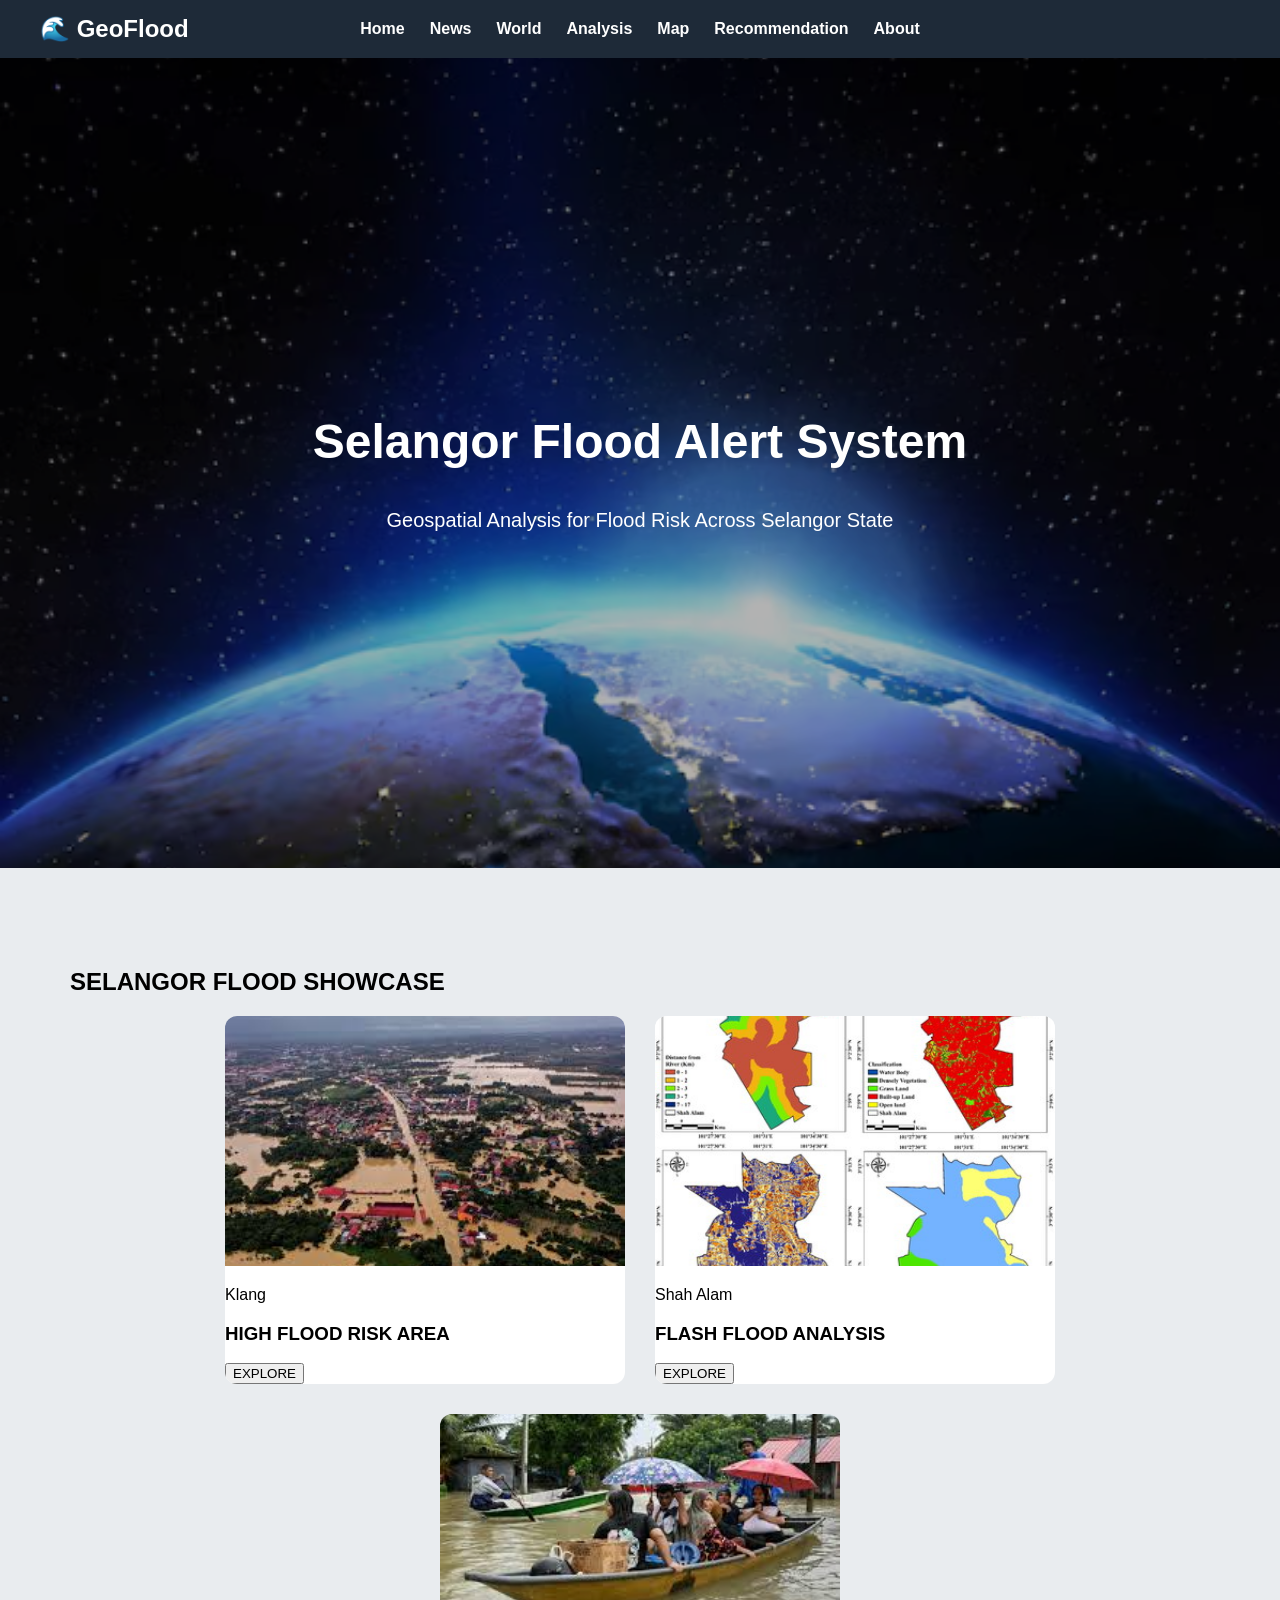
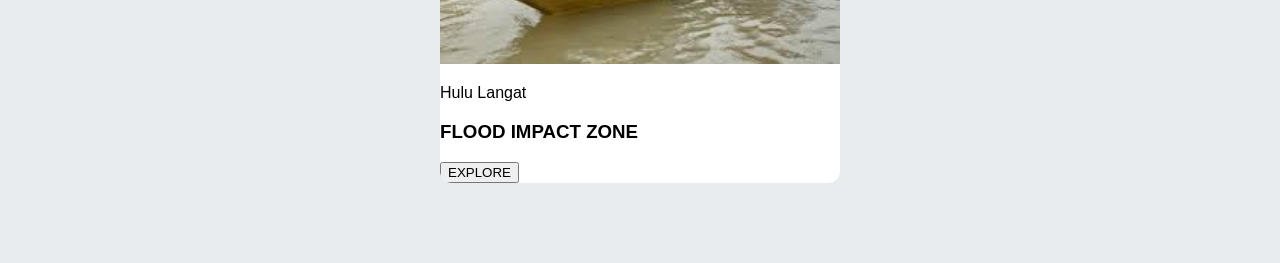
<file: index.html>
<!DOCTYPE html>
<html lang="en">
<head>
    <meta charset="UTF-8">
    <title>GeoFlood Dashboard</title>

    <!-- CSS -->
    <link rel="stylesheet" href="css/style.css">
</head>

<body>

<!-- NAVBAR -->
<nav class="navbar">
  <h2 class="logo">🌊 GeoFlood</h2>

  <ul class="menu">
    <li><a href="index.html">Home</a></li>
    <li><a href="pages/news.html">News</a></li>
    <li><a href="pages/world.html">World</a></li>
    <li><a href="pages/analysis.html">Analysis</a></li>
    <li><a href="pages/map.html">Map</a></li>
    <li><a href="pages/recommendation.html">Recommendation</a></li>
    <li><a href="pages/about.html">About</a></li>
  </ul>
</nav>

<!-- HERO SECTION -->
<section class="hero">
  <div class="hero-content">
    <h1 class="title">Selangor Flood Alert System</h1>

    <p class="subtitle">
      Geospatial Analysis for Flood Risk Across Selangor State
    </p>
  </div>
</section>

<!-- SHOWCASE SECTION -->
<section class="showcase">

    <h2 class="showcase-heading">
        SELANGOR FLOOD SHOWCASE
    </h2>

    <div class="showcase-container">

        <!-- CARD 1 -->
        <div class="showcase-card">

            <img src="data/flood1.jpg" alt="Flood Image">

            <p class="country">Klang</p>

            <h3>HIGH FLOOD RISK AREA</h3>

            <button>EXPLORE</button>

        </div>

        <!-- CARD 2 -->
        <div class="showcase-card">

            <img src="data/flood2.jpg" alt="Flood Image">

            <p class="country">Shah Alam</p>

            <h3>FLASH FLOOD ANALYSIS</h3>

            <button>EXPLORE</button>

        </div>

        <!-- CARD 3 -->
        <div class="showcase-card">

            <img src="data/flood3.jpg" alt="Flood Image">

            <p class="country">Hulu Langat</p>

            <h3>FLOOD IMPACT ZONE</h3>

            <button>EXPLORE</button>

        </div>

    </div>

</section>

</body>
</html>
</file>
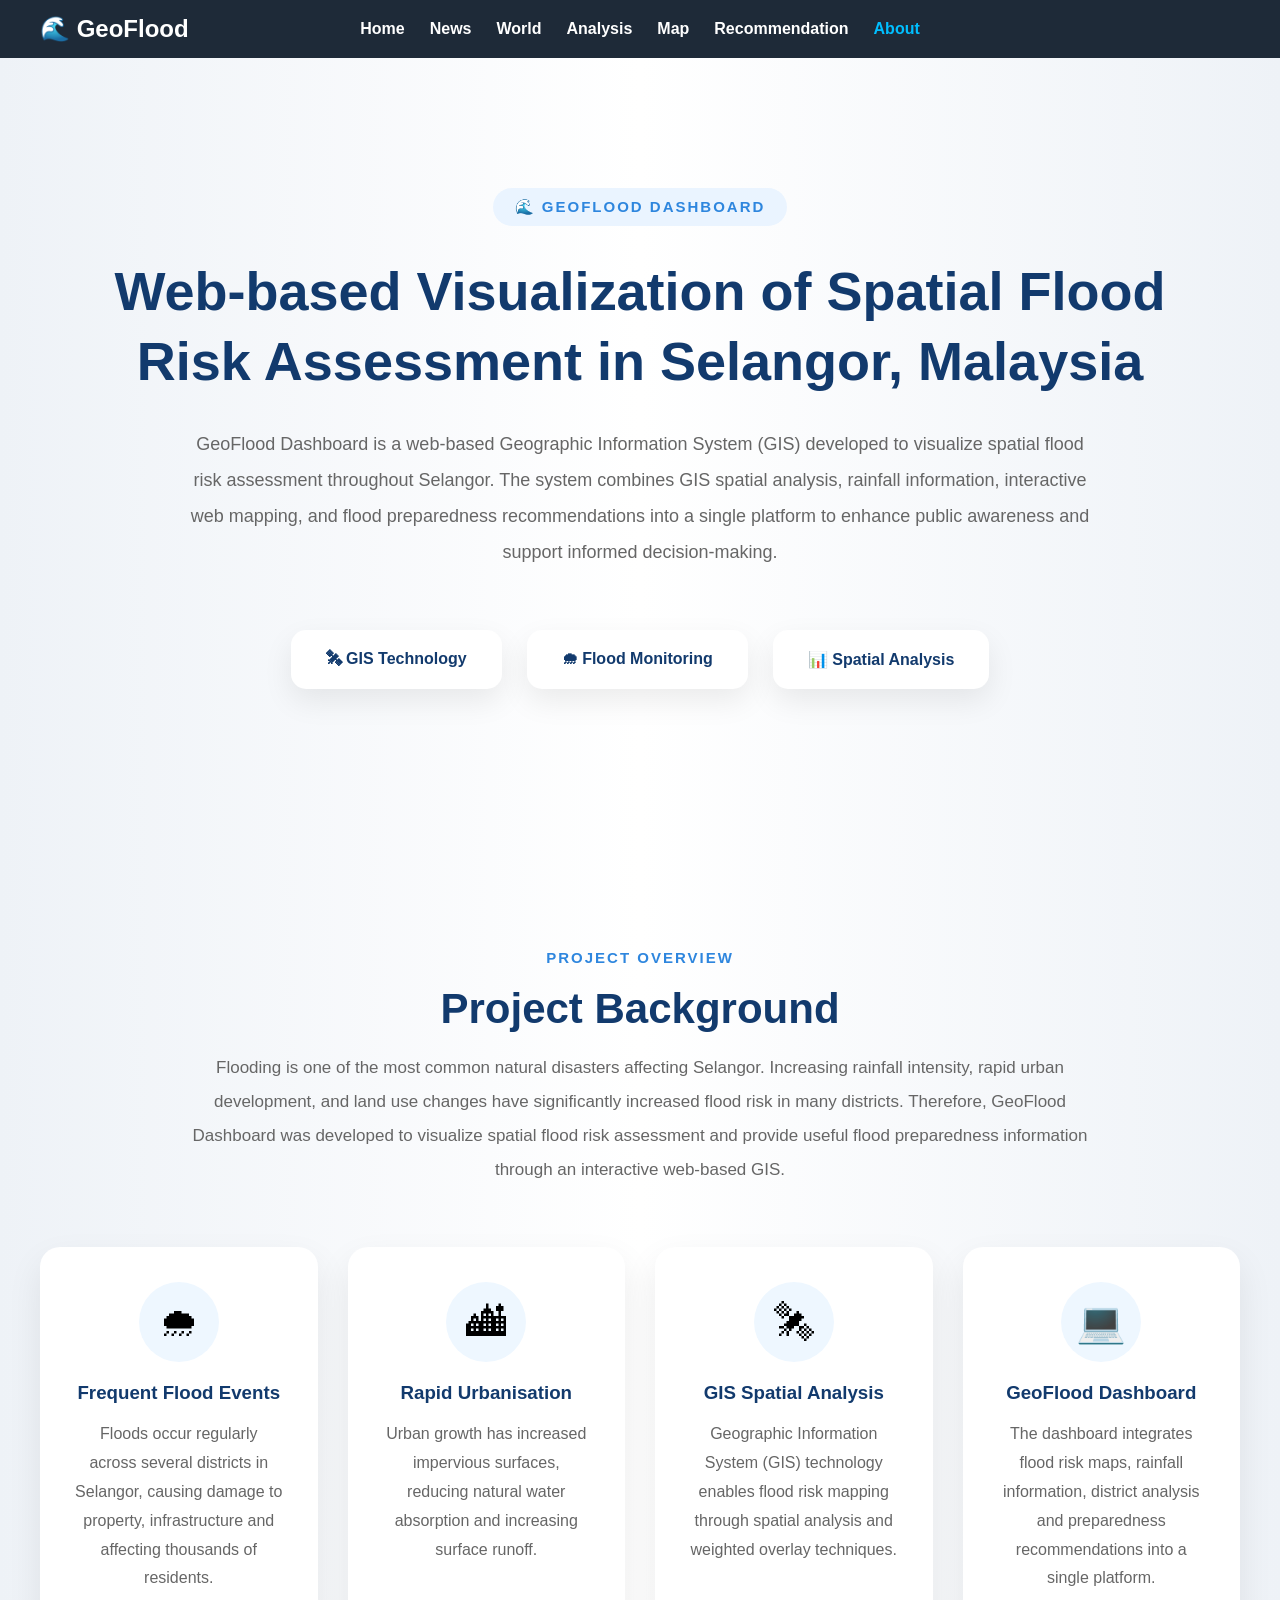
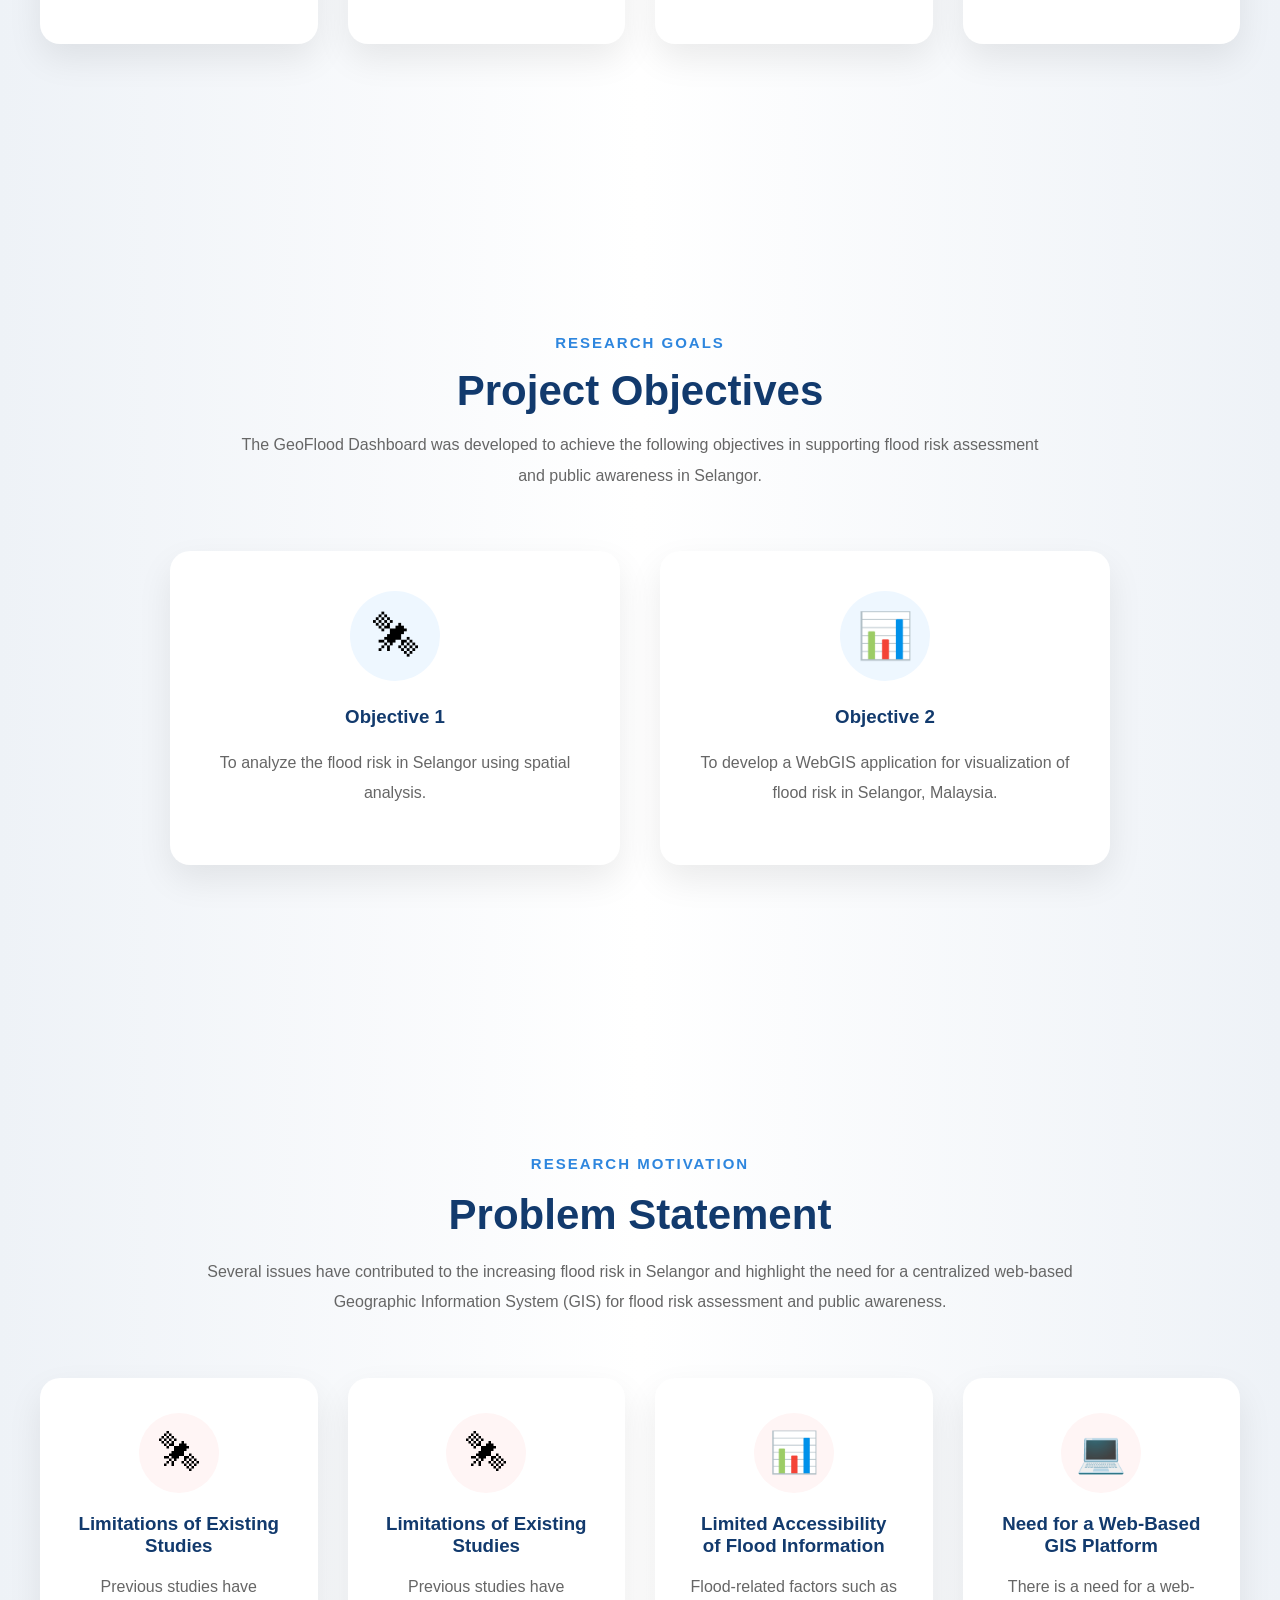
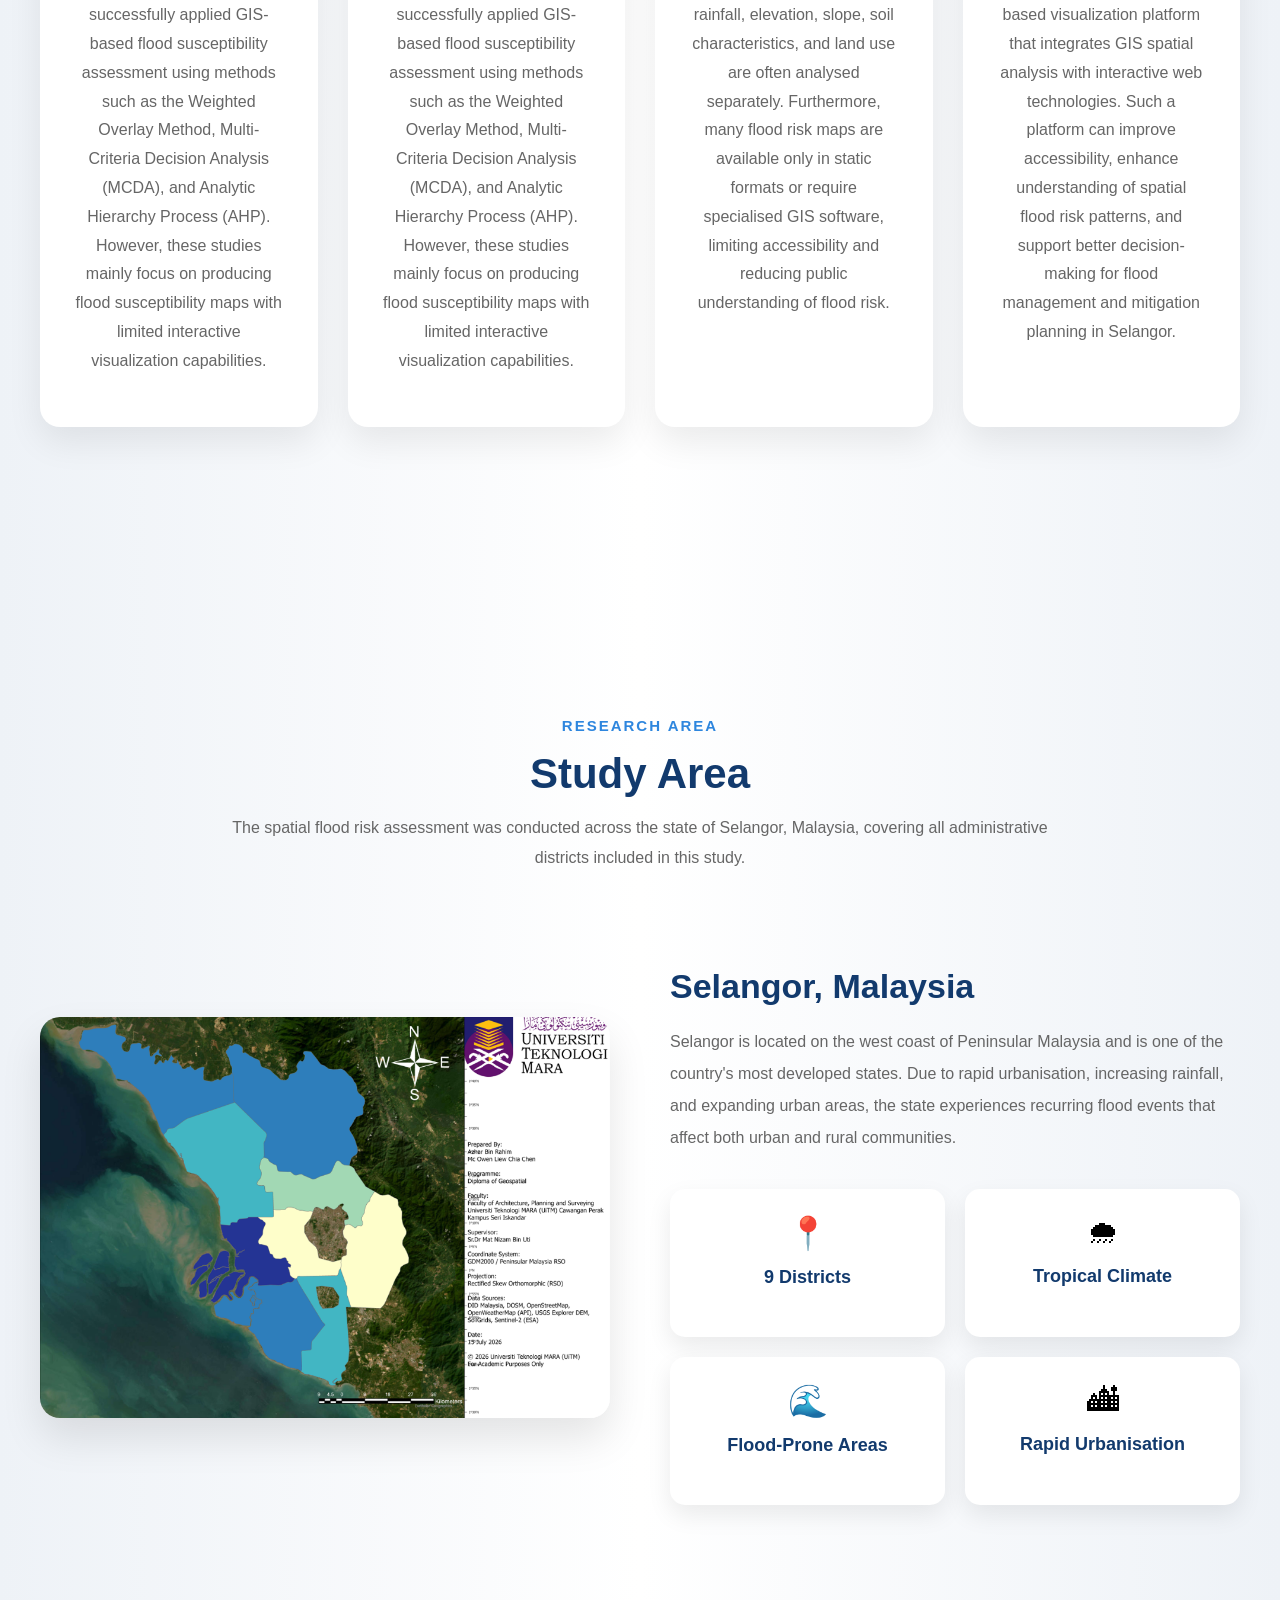
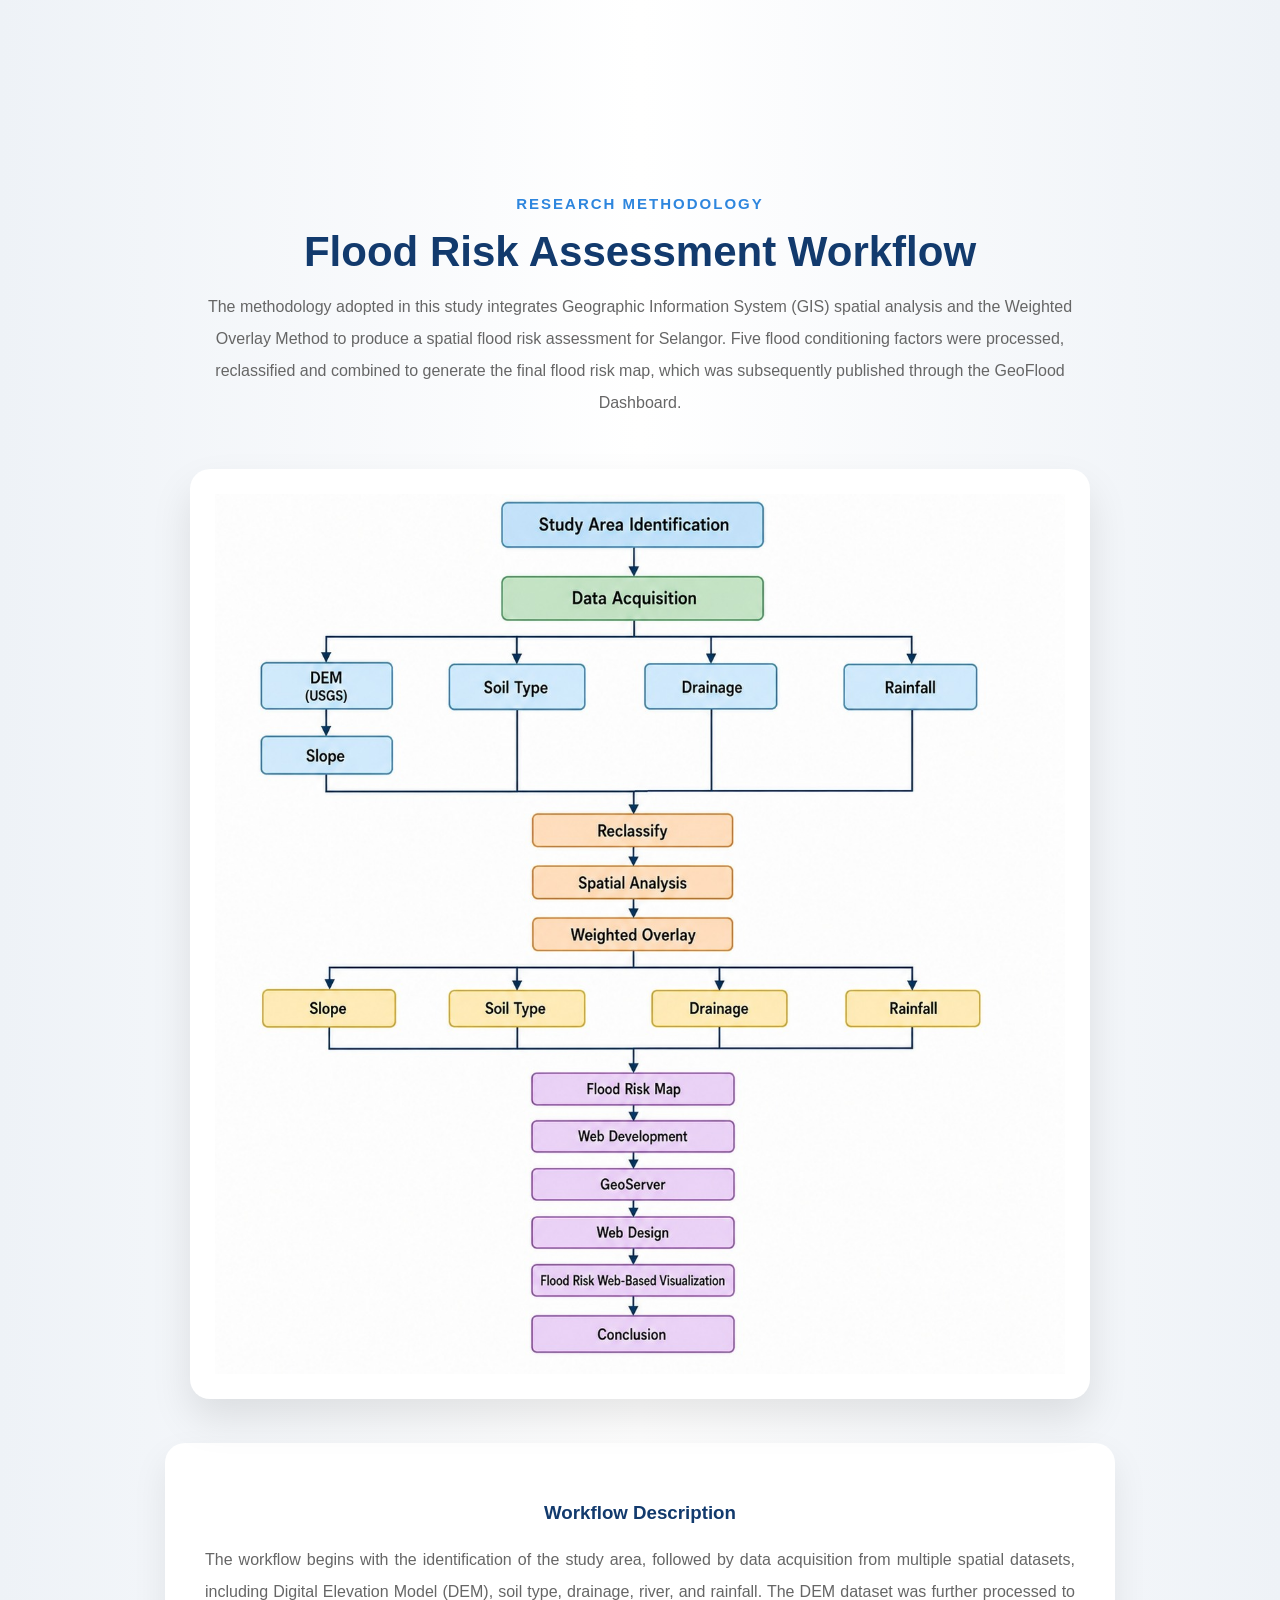
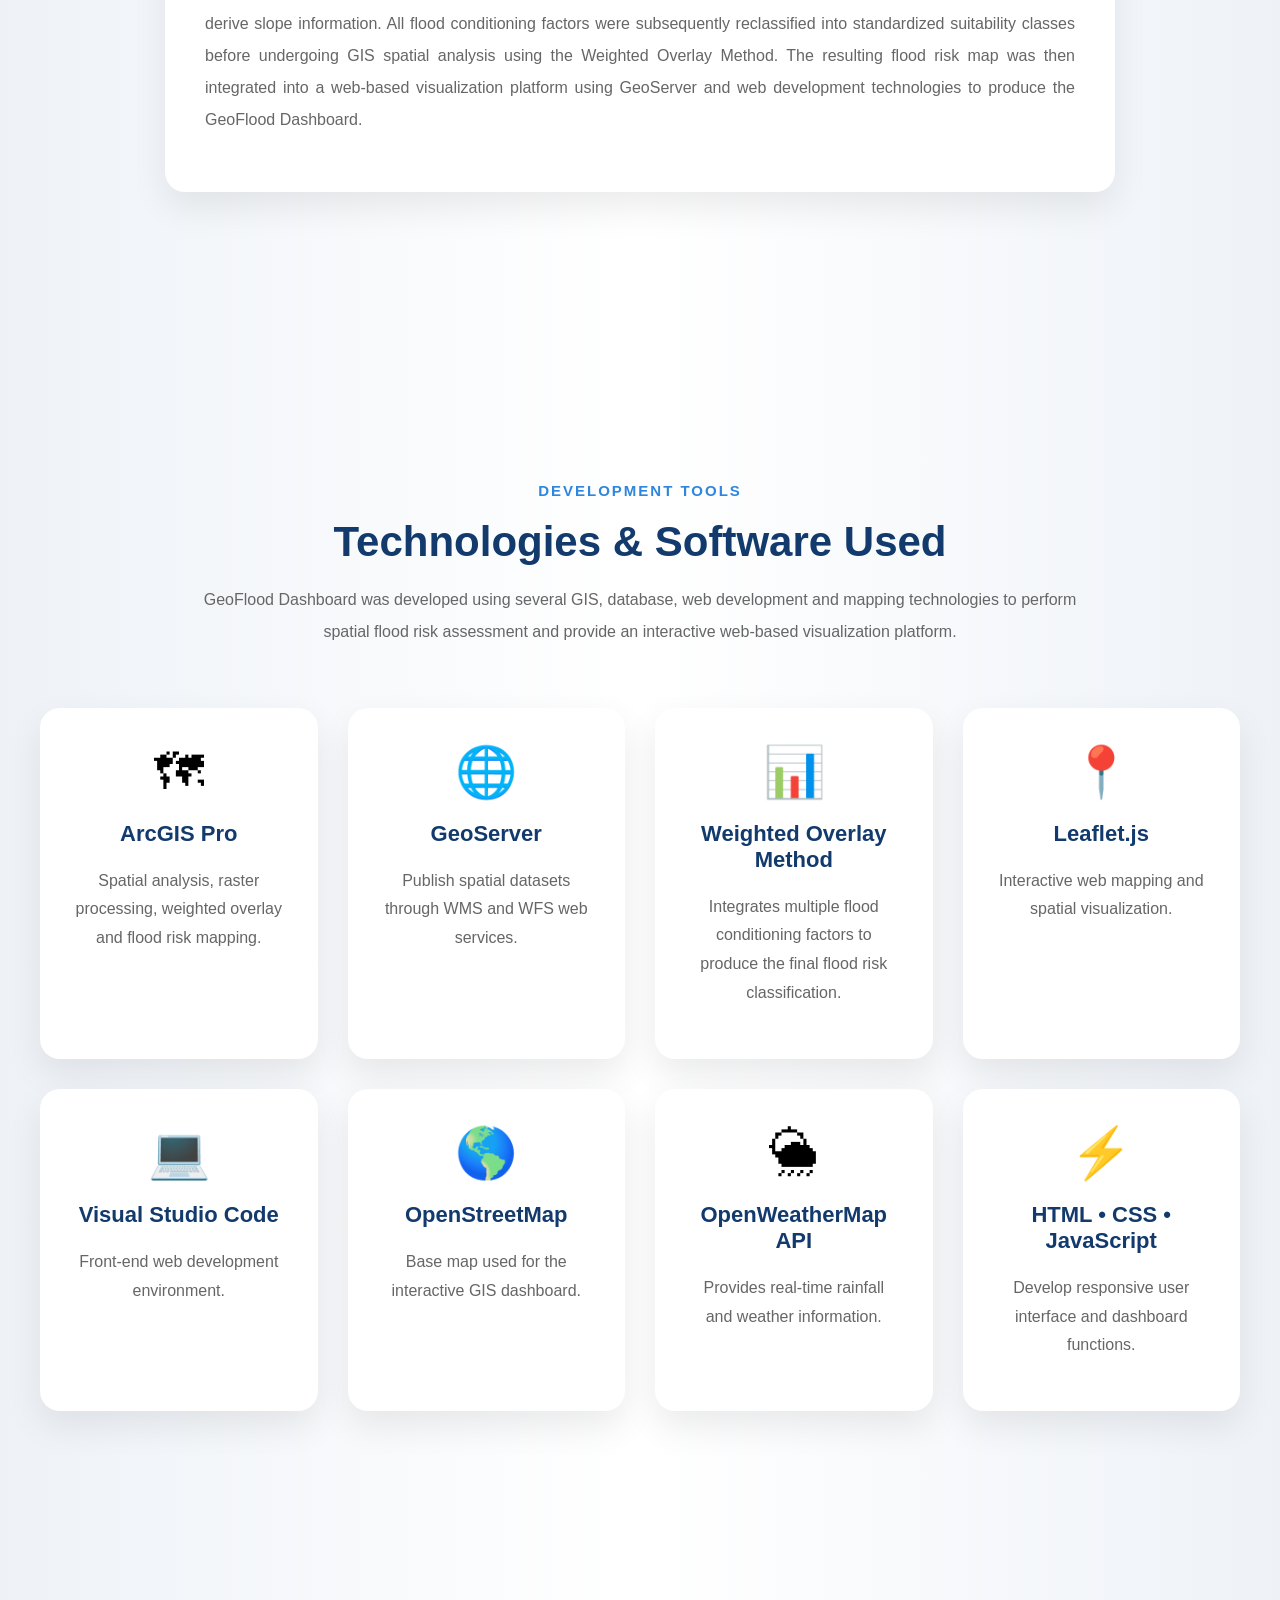
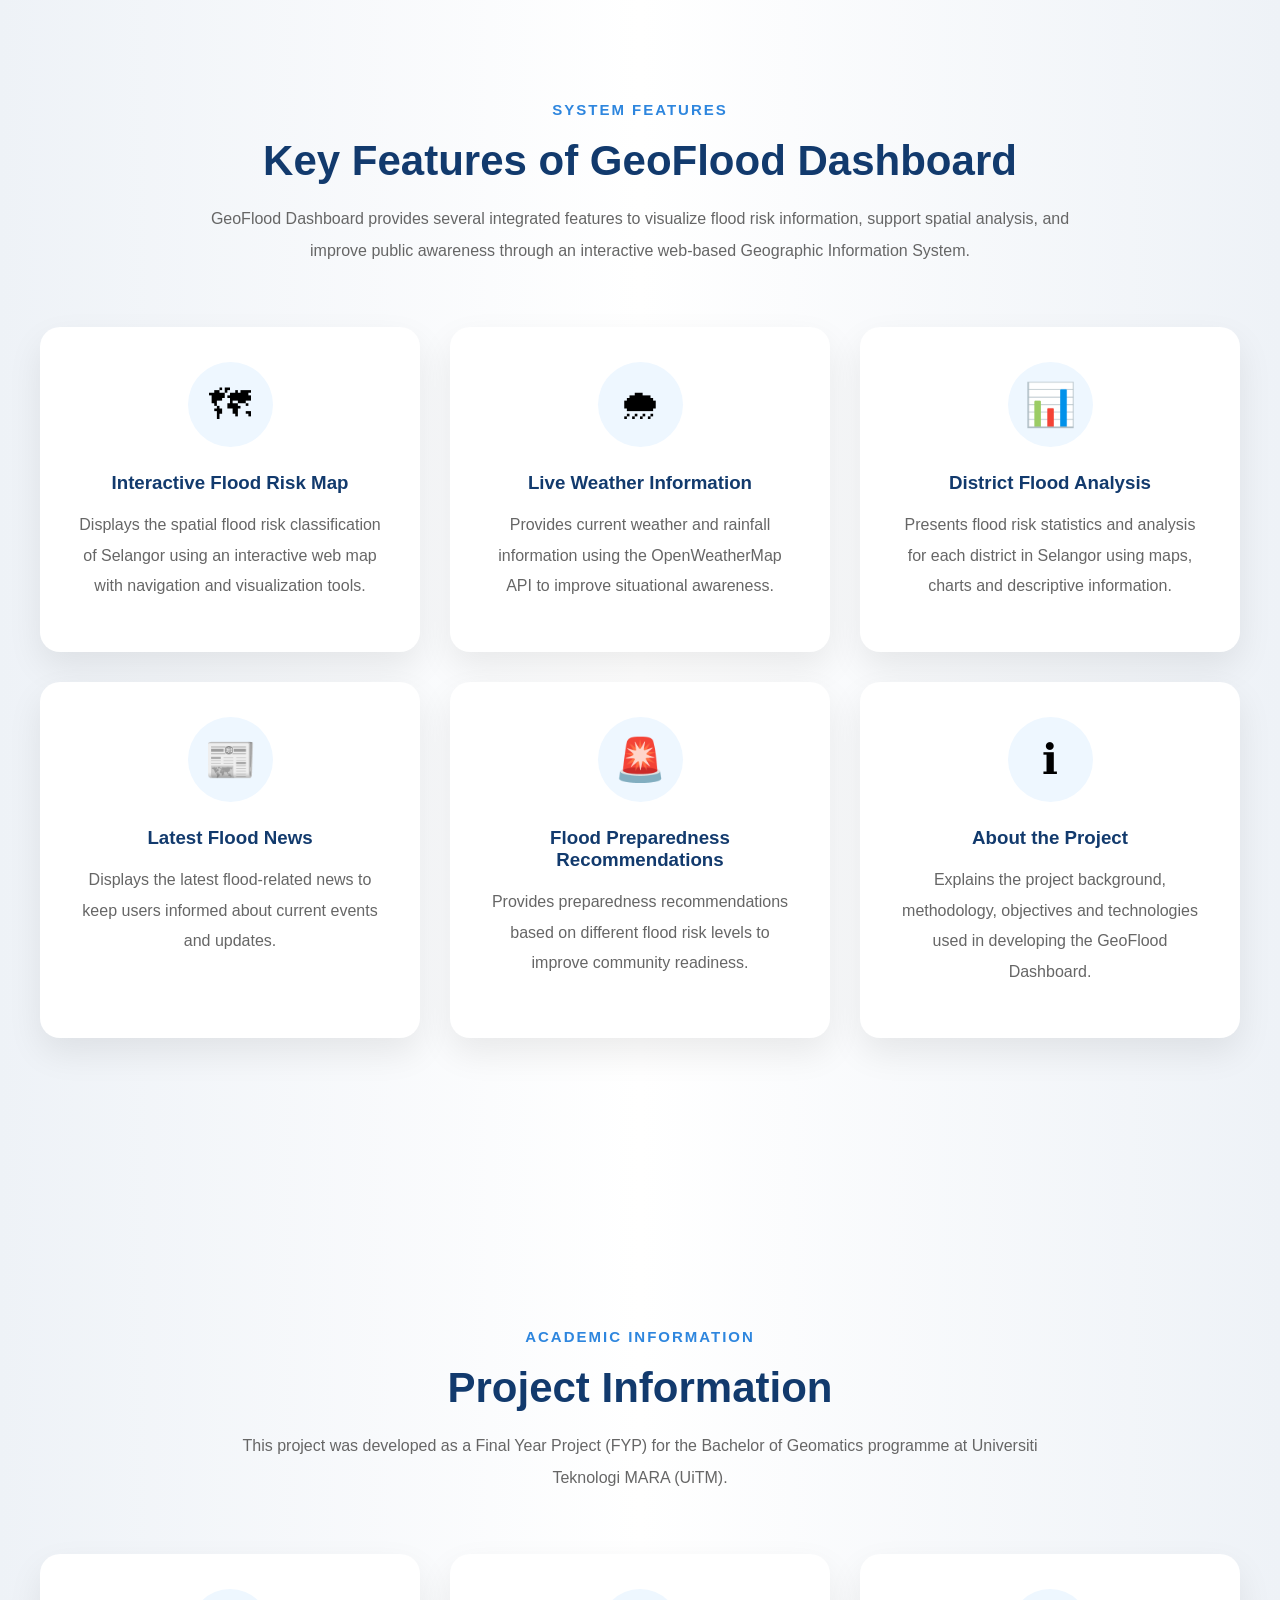
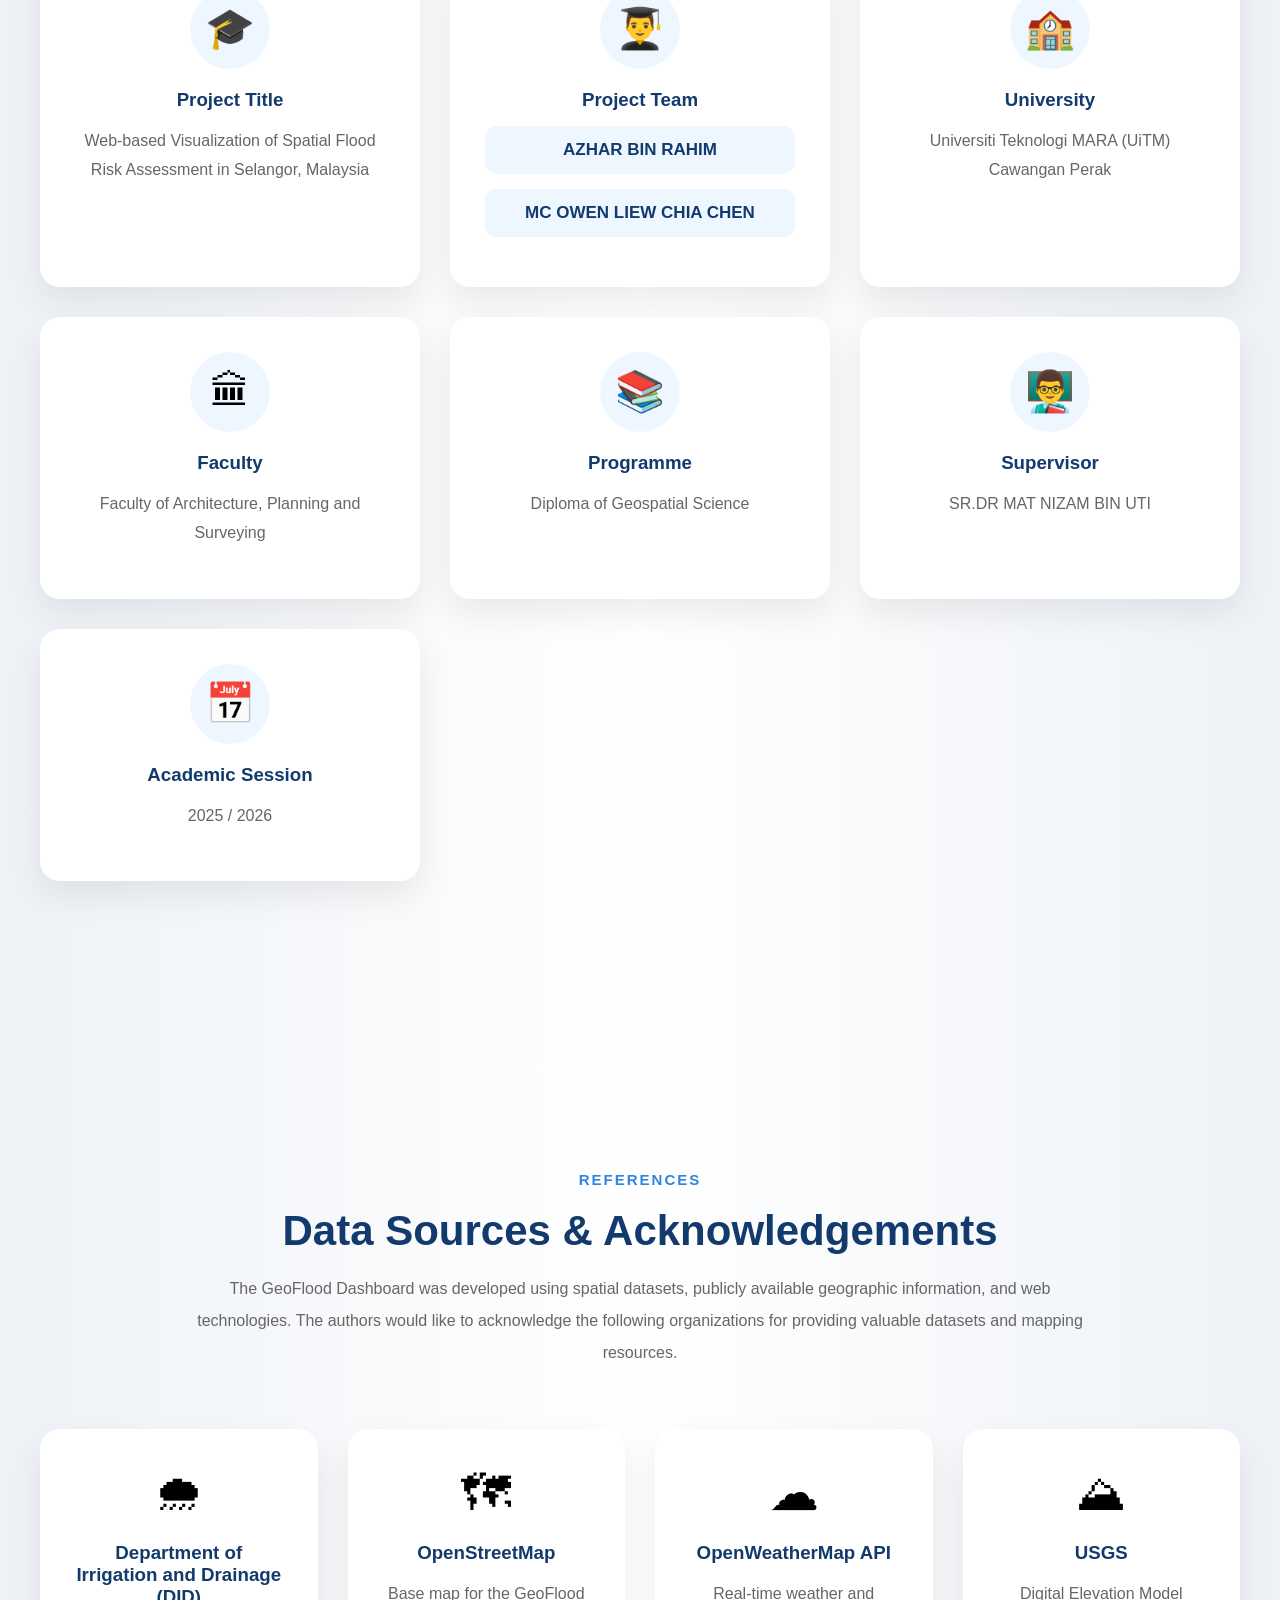
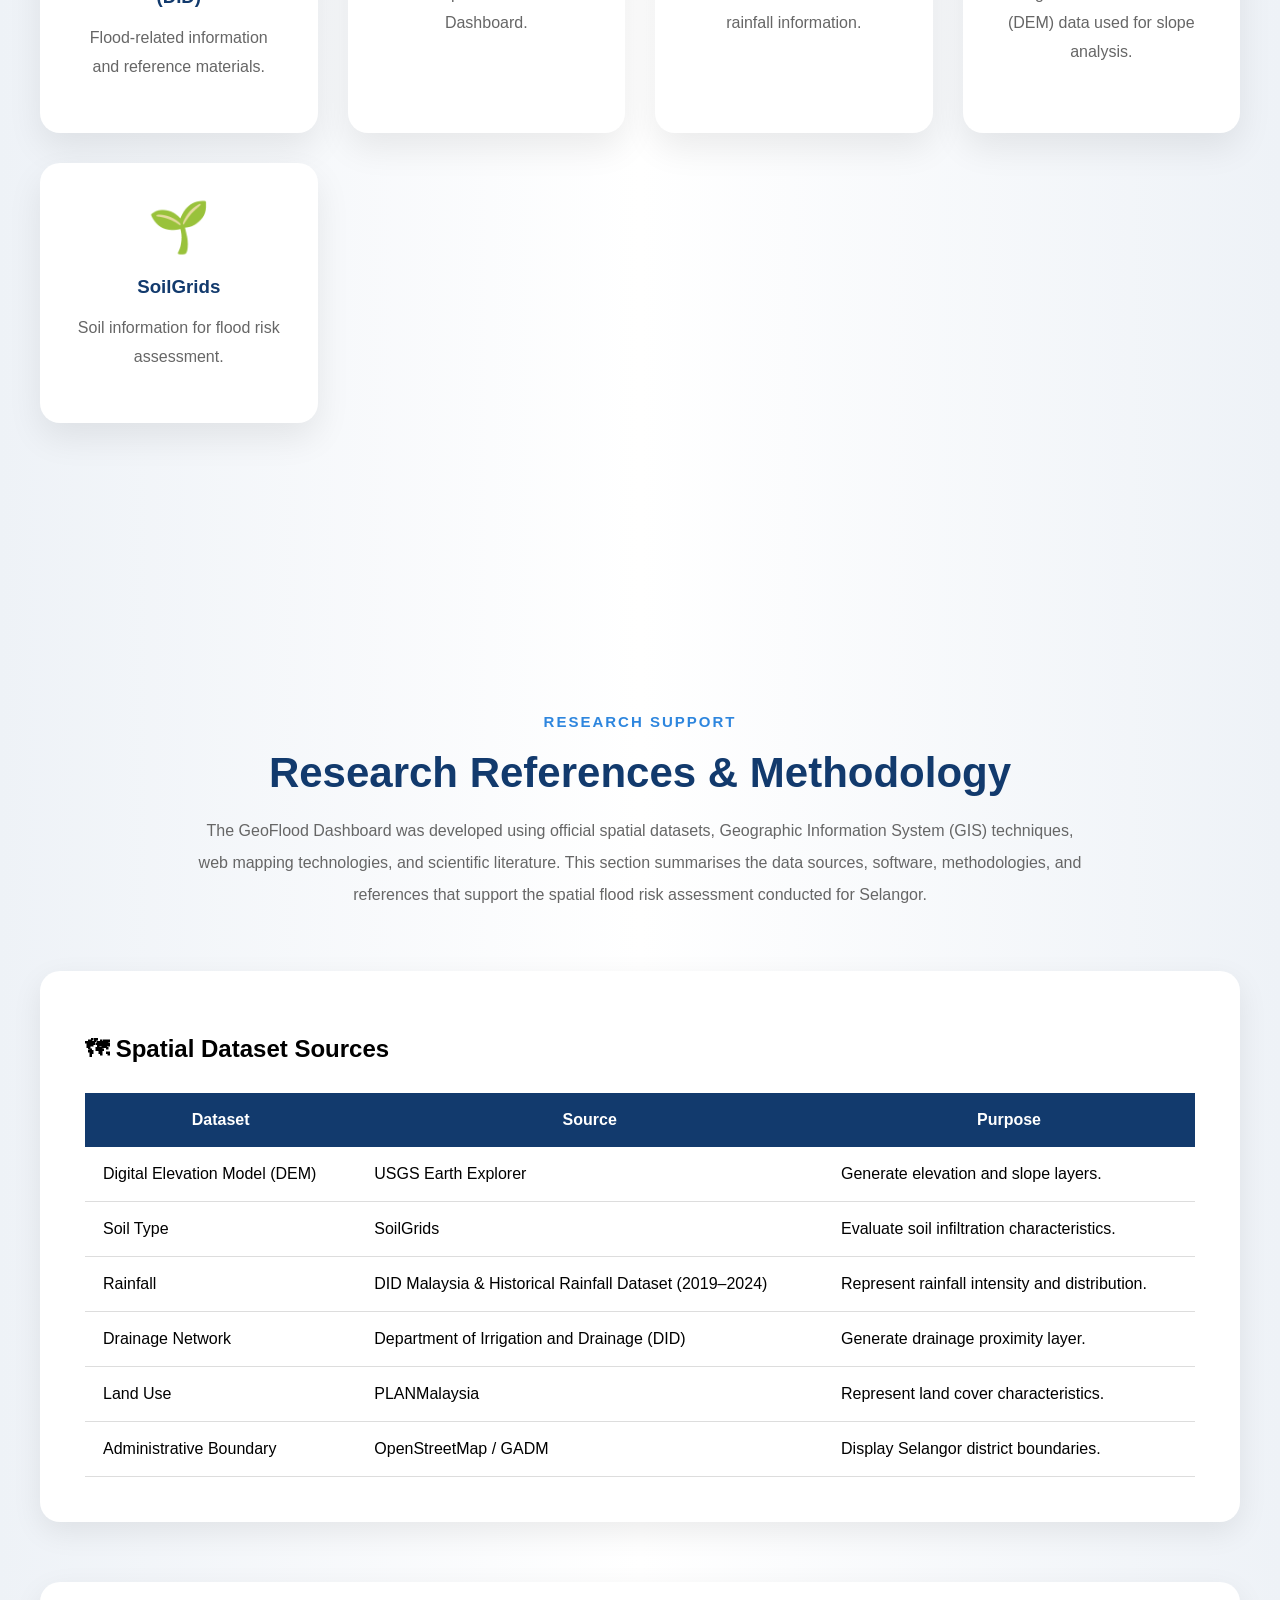
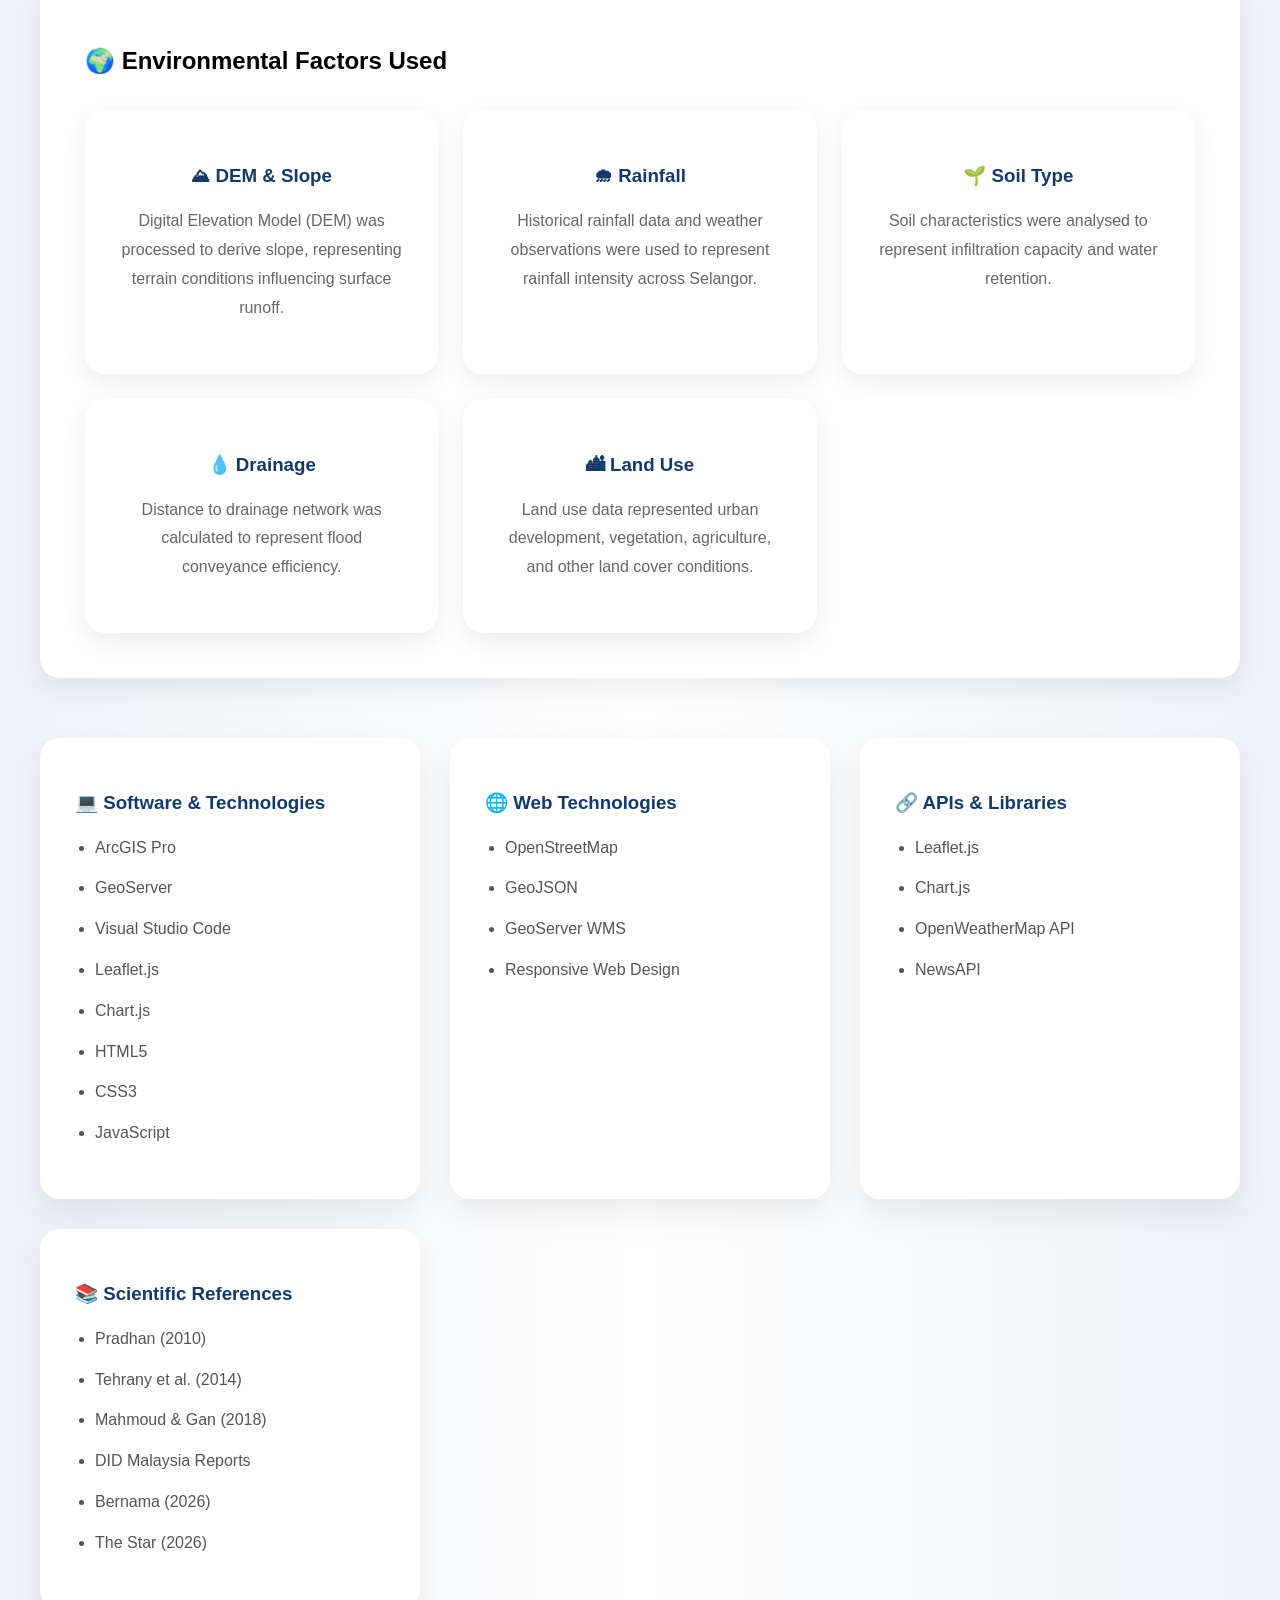
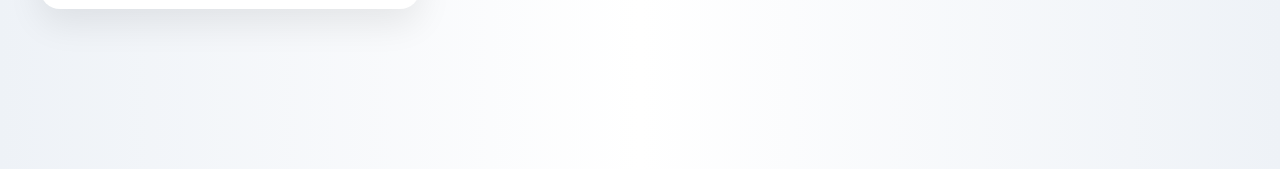
<file: pages/about.html>
<!DOCTYPE html>
<html lang="en">

<head>

    <meta charset="UTF-8">

    <meta name="viewport" content="width=device-width, initial-scale=1.0">

    <title>About | GeoFlood Dashboard</title>

    <link rel="stylesheet" href="../css/style.css">

</head>

<body>

<!-- ========================================================= -->
<!-- NAVIGATION BAR -->
<!-- ========================================================= -->

<nav class="navbar">

    <h2 class="logo">

        🌊 GeoFlood

    </h2>

    <ul class="menu">

        <li><a href="../index.html">Home</a></li>

        <li><a href="news.html">News</a></li>

        <li><a href="world.html">World</a></li>

        <li><a href="analysis.html">Analysis</a></li>

        <li><a href="map.html">Map</a></li>

        <li><a href="recommendation.html">Recommendation</a></li>

        <li><a href="about.html" class="active">About</a></li>

    </ul>

</nav>

<!-- ========================================================= -->
<!-- DASHBOARD -->
<!-- ========================================================= -->

<div class="dashboard">

    <!-- About Page Content Start Here -->
     <!-- ========================================================= -->
<!-- ABOUT GEOFLOOD -->
<!-- ========================================================= -->

<section class="about-intro">

    <div class="about-intro-content">

        <span class="about-intro-subtitle">

            🌊 GeoFlood Dashboard

        </span>

        <h1>

            Web-based Visualization of Spatial Flood Risk Assessment
            in Selangor, Malaysia

        </h1>

        <p>

            GeoFlood Dashboard is a web-based Geographic Information System
            (GIS) developed to visualize spatial flood risk assessment
            throughout Selangor. The system combines GIS spatial analysis,
            rainfall information, interactive web mapping, and flood
            preparedness recommendations into a single platform to enhance
            public awareness and support informed decision-making.

        </p>

        <div class="about-highlights">

            <div class="highlight-box">

                🛰 GIS Technology

            </div>

            <div class="highlight-box">

                🌧 Flood Monitoring

            </div>

            <div class="highlight-box">

                📊 Spatial Analysis

            </div>

        </div>

    </div>

</section>

<!-- ========================================================= -->
<!-- PROJECT BACKGROUND -->
<!-- ========================================================= -->

<section class="background-section">

    <div class="background-title">

        <span class="background-subtitle">

            Project Overview

        </span>

        <h2>

            Project Background

        </h2>

        <p>

            Flooding is one of the most common natural disasters affecting
            Selangor. Increasing rainfall intensity, rapid urban development,
            and land use changes have significantly increased flood risk in
            many districts. Therefore, GeoFlood Dashboard was developed to
            visualize spatial flood risk assessment and provide useful flood
            preparedness information through an interactive web-based GIS.

        </p>

    </div>

    <div class="background-container">

        <div class="background-card">

            <div class="background-icon">

                🌧

            </div>

            <h3>

                Frequent Flood Events

            </h3>

            <p>

                Floods occur regularly across several districts in Selangor,
                causing damage to property, infrastructure and affecting
                thousands of residents.

            </p>

        </div>

        <div class="background-card">

            <div class="background-icon">

                🏙

            </div>

            <h3>

                Rapid Urbanisation

            </h3>

            <p>

                Urban growth has increased impervious surfaces, reducing
                natural water absorption and increasing surface runoff.

            </p>

        </div>

        <div class="background-card">

            <div class="background-icon">

                🛰

            </div>

            <h3>

                GIS Spatial Analysis

            </h3>

            <p>

                Geographic Information System (GIS) technology enables flood
                risk mapping through spatial analysis and weighted overlay
                techniques.

            </p>

        </div>

        <div class="background-card">

            <div class="background-icon">

                💻

            </div>

            <h3>

                GeoFlood Dashboard

            </h3>

            <p>

                The dashboard integrates flood risk maps, rainfall
                information, district analysis and preparedness
                recommendations into a single platform.

            </p>

        </div>

    </div>

</section>

<!-- ========================================================= -->
<!-- PROJECT OBJECTIVES -->
<!-- ========================================================= -->

<section class="objective-section">

    <div class="objective-title">

        <span class="objective-subtitle">

            Research Goals

        </span>

        <h2>

            Project Objectives

        </h2>

        <p>

            The GeoFlood Dashboard was developed to achieve the following
            objectives in supporting flood risk assessment and public
            awareness in Selangor.

        </p>

    </div>

    <div class="objective-container">

        <!-- Objective 1 -->

        <div class="objective-card">

            <div class="objective-icon">

                🛰

            </div>

            <h3>

                Objective 1

            </h3>

            <p>

                To analyze the flood risk in Selangor using spatial analysis.

            </p>

        </div>

        <!-- Objective 2 -->

        <div class="objective-card">

            <div class="objective-icon">

                📊

            </div>

            <h3>

                Objective 2

            </h3>

            <p>

                To develop a WebGIS application for visualization of flood risk in Selangor, Malaysia.

            </p>

        </div>


    </div>

</section>

<!-- ========================================================= -->
<!-- PROBLEM STATEMENT -->
<!-- ========================================================= -->

<section class="problem-section">

    <div class="problem-title">

        <span class="problem-subtitle">

            Research Motivation

        </span>

        <h2>

            Problem Statement

        </h2>

        <p>

            Several issues have contributed to the increasing flood risk
            in Selangor and highlight the need for a centralized web-based
            Geographic Information System (GIS) for flood risk assessment
            and public awareness.

        </p>

    </div>

    <div class="problem-container">

        <!-- Problem 1 -->

        <div class="problem-card">

    <div class="problem-icon">

        🛰

    </div>

    <h3>

        Limitations of Existing Studies

    </h3>

    <p>

        Previous studies have successfully applied GIS-based flood
        susceptibility assessment using methods such as the Weighted
        Overlay Method, Multi-Criteria Decision Analysis (MCDA), and
        Analytic Hierarchy Process (AHP). However, these studies mainly
        focus on producing flood susceptibility maps with limited
        interactive visualization capabilities.

    </p>

</div>

        <!-- Problem 2 -->

        <div class="problem-card">

    <div class="problem-icon">

        🛰

    </div>

    <h3>

        Limitations of Existing Studies

    </h3>

    <p>

        Previous studies have successfully applied GIS-based flood
        susceptibility assessment using methods such as the Weighted
        Overlay Method, Multi-Criteria Decision Analysis (MCDA), and
        Analytic Hierarchy Process (AHP). However, these studies mainly
        focus on producing flood susceptibility maps with limited
        interactive visualization capabilities.

    </p>

</div>

        <!-- Problem 3 -->

        <div class="problem-card">

    <div class="problem-icon">

        📊

    </div>

    <h3>

        Limited Accessibility of Flood Information

    </h3>

    <p>

        Flood-related factors such as rainfall, elevation, slope,
        soil characteristics, and land use are often analysed
        separately. Furthermore, many flood risk maps are available
        only in static formats or require specialised GIS software,
        limiting accessibility and reducing public understanding of
        flood risk.

    </p>

</div>

        <!-- Problem 4 -->

        <div class="problem-card">

    <div class="problem-icon">

        💻

    </div>

    <h3>

        Need for a Web-Based GIS Platform

    </h3>

    <p>

        There is a need for a web-based visualization platform that
        integrates GIS spatial analysis with interactive web
        technologies. Such a platform can improve accessibility,
        enhance understanding of spatial flood risk patterns, and
        support better decision-making for flood management and
        mitigation planning in Selangor.

    </p>

</div>

    </div>

</section>

<!-- ========================================================= -->
<!-- STUDY AREA -->
<!-- ========================================================= -->

<section class="study-area">

    <div class="study-title">

        <span class="study-subtitle">

            Research Area

        </span>

        <h2>

            Study Area

        </h2>

        <p>

            The spatial flood risk assessment was conducted across the
            state of Selangor, Malaysia, covering all administrative
            districts included in this study.

        </p>

    </div>

    <div class="study-content">

        <!-- Left -->

        <div class="study-image">

            <img src="../data/Selangor-map.png"
                 alt="Selangor Map">

        </div>

        <!-- Right -->

        <div class="study-info">

            <h3>

                Selangor, Malaysia

            </h3>

            <p>

                Selangor is located on the west coast of Peninsular
                Malaysia and is one of the country's most developed
                states. Due to rapid urbanisation, increasing rainfall,
                and expanding urban areas, the state experiences
                recurring flood events that affect both urban and rural
                communities.

            </p>

            <div class="study-grid">

                <div class="study-box">

                    📍

                    <h4>

                        9 Districts

                    </h4>

                </div>

                <div class="study-box">

                    🌧

                    <h4>

                        Tropical Climate

                    </h4>

                </div>

                <div class="study-box">

                    🌊

                    <h4>

                        Flood-Prone Areas

                    </h4>

                </div>

                <div class="study-box">

                    🏙

                    <h4>

                        Rapid Urbanisation

                    </h4>

                </div>

            </div>

        </div>

    </div>

</section>

<!-- ========================================================= -->
<!-- METHODOLOGY -->
<!-- ========================================================= -->

<section class="methodology-section">

    <div class="methodology-title">

        <span class="methodology-subtitle">

            Research Methodology

        </span>

        <h2>

            Flood Risk Assessment Workflow

        </h2>

        <p>

            The methodology adopted in this study integrates Geographic
            Information System (GIS) spatial analysis and the Weighted
            Overlay Method to produce a spatial flood risk assessment for
            Selangor. Five flood conditioning factors were processed,
            reclassified and combined to generate the final flood risk map,
            which was subsequently published through the GeoFlood Dashboard.

        </p>

    </div>

    <div class="workflow-image">

        <img src="../data/new_workflow.png"
             alt="Flood Risk Assessment Workflow">

    </div>

    <div class="workflow-description">

        <h3>

            Workflow Description

        </h3>

        <p>

            The workflow begins with the identification of the study area,
            followed by data acquisition from multiple spatial datasets,
            including Digital Elevation Model (DEM), soil type, drainage,
            river, and rainfall. The DEM dataset was further processed to
            derive slope information. All flood conditioning factors were
            subsequently reclassified into standardized suitability classes
            before undergoing GIS spatial analysis using the Weighted Overlay
            Method. The resulting flood risk map was then integrated into a
            web-based visualization platform using GeoServer and web
            development technologies to produce the GeoFlood Dashboard.

        </p>

    </div>

</section>

<!-- ========================================================= -->
<!-- TECHNOLOGIES -->
<!-- ========================================================= -->

<section class="technology-section">

    <div class="technology-title">

        <span class="technology-subtitle">

            Development Tools

        </span>

        <h2>

            Technologies & Software Used

        </h2>

        <p>

            GeoFlood Dashboard was developed using several GIS,
            database, web development and mapping technologies to
            perform spatial flood risk assessment and provide an
            interactive web-based visualization platform.

        </p>

    </div>

    <div class="technology-container">

        <!-- ArcGIS -->

        <div class="technology-card">

            🗺

            <h3>ArcGIS Pro</h3>

            <p>

                Spatial analysis, raster processing,
                weighted overlay and flood risk mapping.

            </p>

        </div>

        <!-- GeoServer -->

        <div class="technology-card">

            🌐

            <h3>GeoServer</h3>

            <p>

                Publish spatial datasets through WMS
                and WFS web services.

            </p>

        </div>

        <!-- Analyses -->

        <div class="technology-card">

            📊

        <h3>Weighted Overlay Method</h3>

        <p>

        Integrates multiple flood conditioning factors
        to produce the final flood risk classification.

        </p>

        </div>

        <!-- Leaflet -->

        <div class="technology-card">

            📍

            <h3>Leaflet.js</h3>

            <p>

                Interactive web mapping
                and spatial visualization.

            </p>

        </div>

        <!-- VS Code -->

        <div class="technology-card">

            💻

            <h3>Visual Studio Code</h3>

            <p>

                Front-end web development
                environment.

            </p>

        </div>

        <!-- OpenStreetMap -->

        <div class="technology-card">

            🌎

            <h3>OpenStreetMap</h3>

            <p>

                Base map used for the
                interactive GIS dashboard.

            </p>

        </div>

        <!-- Weather -->

        <div class="technology-card">

            🌦

            <h3>OpenWeatherMap API</h3>

            <p>

                Provides real-time rainfall
                and weather information.

            </p>

        </div>

        <!-- HTML -->

        <div class="technology-card">

            ⚡

            <h3>HTML • CSS • JavaScript</h3>

            <p>

                Develop responsive user interface
                and dashboard functions.

            </p>

        </div>

    </div>

</section>

<!-- ========================================================= -->
<!-- KEY FEATURES -->
<!-- ========================================================= -->

<section class="feature-section">

    <div class="feature-title">

        <span class="feature-subtitle">

            System Features

        </span>

        <h2>

            Key Features of GeoFlood Dashboard

        </h2>

        <p>

            GeoFlood Dashboard provides several integrated features to
            visualize flood risk information, support spatial analysis,
            and improve public awareness through an interactive
            web-based Geographic Information System.

        </p>

    </div>

    <div class="feature-container">

        <!-- Feature 1 -->

        <div class="feature-card">

            <div class="feature-icon">

                🗺

            </div>

            <h3>

                Interactive Flood Risk Map

            </h3>

            <p>

                Displays the spatial flood risk classification of
                Selangor using an interactive web map with
                navigation and visualization tools.

            </p>

        </div>

        <!-- Feature 2 -->

        <div class="feature-card">

            <div class="feature-icon">

                🌧

            </div>

            <h3>

                Live Weather Information

            </h3>

            <p>

                Provides current weather and rainfall information
                using the OpenWeatherMap API to improve situational
                awareness.

            </p>

        </div>

        <!-- Feature 3 -->

        <div class="feature-card">

            <div class="feature-icon">

                📊

            </div>

            <h3>

                District Flood Analysis

            </h3>

            <p>

                Presents flood risk statistics and analysis for
                each district in Selangor using maps, charts and
                descriptive information.

            </p>

        </div>

        <!-- Feature 4 -->

        <div class="feature-card">

            <div class="feature-icon">

                📰

            </div>

            <h3>

                Latest Flood News

            </h3>

            <p>

                Displays the latest flood-related news to keep
                users informed about current events and updates.

            </p>

        </div>

        <!-- Feature 5 -->

        <div class="feature-card">

            <div class="feature-icon">

                🚨

            </div>

            <h3>

                Flood Preparedness Recommendations

            </h3>

            <p>

                Provides preparedness recommendations based on
                different flood risk levels to improve community
                readiness.

            </p>

        </div>

        <!-- Feature 6 -->

        <div class="feature-card">

            <div class="feature-icon">

                ℹ

            </div>

            <h3>

                About the Project

            </h3>

            <p>

                Explains the project background, methodology,
                objectives and technologies used in developing
                the GeoFlood Dashboard.

            </p>

        </div>

    </div>

</section>

<!-- ========================================================= -->
<!-- PROJECT INFORMATION -->
<!-- ========================================================= -->

<section class="project-section">

    <div class="project-title">

        <span class="project-subtitle">

            Academic Information

        </span>

        <h2>

            Project Information

        </h2>

        <p>

            This project was developed as a Final Year Project (FYP)
            for the Bachelor of Geomatics programme at Universiti
            Teknologi MARA (UiTM).

        </p>

    </div>

    <div class="project-container">

        <div class="project-card">

            <div class="project-icon">🎓</div>

            <h3>Project Title</h3>

            <p>

                Web-based Visualization of Spatial Flood Risk Assessment
                in Selangor, Malaysia

            </p>

        </div>

        <div class="project-card">

    <div class="project-icon">👨‍🎓</div>

    <h3>Project Team</h3>

    <div class="team-member">

        AZHAR BIN RAHIM

    </div>

    <div class="team-member">

        MC OWEN LIEW CHIA CHEN

    </div>

</div>

        <div class="project-card">

            <div class="project-icon">🏫</div>

            <h3>University</h3>

            <p>

                Universiti Teknologi MARA (UiTM)<br>
                Cawangan Perak

            </p>

        </div>

        <div class="project-card">

            <div class="project-icon">🏛</div>

            <h3>Faculty</h3>

            <p>

                Faculty of Architecture,
                Planning and Surveying

            </p>

        </div>

        <div class="project-card">

            <div class="project-icon">📚</div>

            <h3>Programme</h3>

            <p>

                Diploma of Geospatial Science

            </p>

        </div>

        <div class="project-card">

            <div class="project-icon">👨‍🏫</div>

            <h3>Supervisor</h3>

            <p>

                SR.DR MAT NIZAM BIN UTI

            </p>

        </div>

        <div class="project-card">

            <div class="project-icon">📅</div>

            <h3>Academic Session</h3>

            <p>

                2025 / 2026

            </p>

        </div>

    </div>

</section>

<!-- ========================================================= -->
<!-- DATA SOURCES -->
<!-- ========================================================= -->

<section class="source-section">

    <div class="source-title">

        <span class="source-subtitle">

            References

        </span>

        <h2>

            Data Sources & Acknowledgements

        </h2>

        <p>

            The GeoFlood Dashboard was developed using spatial datasets,
            publicly available geographic information, and web technologies.
            The authors would like to acknowledge the following organizations
            for providing valuable datasets and mapping resources.

        </p>

    </div>

    <div class="source-container">

        <div class="source-card">

            <div class="source-icon">🌧</div>

            <h3>Department of Irrigation and Drainage (DID)</h3>

            <p>

                Flood-related information and reference materials.

            </p>

        </div>

        <div class="source-card">

            <div class="source-icon">🗺</div>

            <h3>OpenStreetMap</h3>

            <p>

                Base map for the GeoFlood Dashboard.

            </p>

        </div>

        <div class="source-card">

            <div class="source-icon">☁</div>

            <h3>OpenWeatherMap API</h3>

            <p>

                Real-time weather and rainfall information.

            </p>

        </div>

        <div class="source-card">

            <div class="source-icon">⛰</div>

            <h3>USGS</h3>

            <p>

                Digital Elevation Model (DEM) data used for slope analysis.

            </p>

        </div>

        <div class="source-card">

            <div class="source-icon">🌱</div>

            <h3>SoilGrids</h3>

            <p>

                Soil information for flood risk assessment.

            </p>

        </div>

    </div>

</section>

<!-- ========================================================= -->
<!-- RESEARCH REFERENCES & METHODOLOGY -->
<!-- ========================================================= -->

<section class="reference-section">

    <div class="reference-title">

        <span class="reference-subtitle">

            Research Support

        </span>

        <h2>

            Research References & Methodology

        </h2>

        <p>

            The GeoFlood Dashboard was developed using official spatial datasets,
            Geographic Information System (GIS) techniques, web mapping technologies,
            and scientific literature. This section summarises the data sources,
            software, methodologies, and references that support the spatial flood
            risk assessment conducted for Selangor.

        </p>

    </div>

    <!-- ========================================================= -->
    <!-- SPATIAL DATASET SOURCES -->
    <!-- ========================================================= -->

    <div class="reference-block">

        <h2>🗺 Spatial Dataset Sources</h2>

        <table class="reference-table">

            <tr>

                <th>Dataset</th>

                <th>Source</th>

                <th>Purpose</th>

            </tr>

            <tr>

                <td>Digital Elevation Model (DEM)</td>

                <td>USGS Earth Explorer</td>

                <td>Generate elevation and slope layers.</td>

            </tr>

            <tr>

                <td>Soil Type</td>

                <td>SoilGrids</td>

                <td>Evaluate soil infiltration characteristics.</td>

            </tr>

            <tr>

                <td>Rainfall</td>

                <td>DID Malaysia & Historical Rainfall Dataset (2019–2024)</td>

                <td>Represent rainfall intensity and distribution.</td>

            </tr>

            <tr>

                <td>Drainage Network</td>

                <td>Department of Irrigation and Drainage (DID)</td>

                <td>Generate drainage proximity layer.</td>

            </tr>

            <tr>

                <td>Land Use</td>

                <td>PLANMalaysia</td>

                <td>Represent land cover characteristics.</td>

            </tr>

            <tr>

                <td>Administrative Boundary</td>

                <td>OpenStreetMap / GADM</td>

                <td>Display Selangor district boundaries.</td>

            </tr>

        </table>

    </div>

    <!-- ========================================================= -->
    <!-- ENVIRONMENTAL FACTORS -->
    <!-- ========================================================= -->

    <div class="reference-block">

        <h2>

            🌍 Environmental Factors Used

        </h2>

        <div class="factor-container">

            <div class="factor-card">

                <h3>⛰ DEM & Slope</h3>

                <p>

                    Digital Elevation Model (DEM) was processed to derive slope,
                    representing terrain conditions influencing surface runoff.

                </p>

            </div>

            <div class="factor-card">

                <h3>🌧 Rainfall</h3>

                <p>

                    Historical rainfall data and weather observations were used
                    to represent rainfall intensity across Selangor.

                </p>

            </div>

            <div class="factor-card">

                <h3>🌱 Soil Type</h3>

                <p>

                    Soil characteristics were analysed to represent infiltration
                    capacity and water retention.

                </p>

            </div>

            <div class="factor-card">

                <h3>💧 Drainage</h3>

                <p>

                    Distance to drainage network was calculated to represent
                    flood conveyance efficiency.

                </p>

            </div>

            <div class="factor-card">

                <h3>🏙 Land Use</h3>

                <p>

                    Land use data represented urban development, vegetation,
                    agriculture, and other land cover conditions.

                </p>

            </div>

        </div>

    </div>

    <!-- ========================================================= -->
    <!-- REFERENCE CARDS -->
    <!-- ========================================================= -->

    <div class="reference-container">

        <!-- SOFTWARE -->

        <div class="reference-card">

            <h3>💻 Software & Technologies</h3>

            <ul>

                <li>ArcGIS Pro</li>

                <li>GeoServer</li>

                <li>Visual Studio Code</li>

                <li>Leaflet.js</li>

                <li>Chart.js</li>

                <li>HTML5</li>

                <li>CSS3</li>

                <li>JavaScript</li>

            </ul>

        </div>

        <!-- WEB -->

        <div class="reference-card">

            <h3>🌐 Web Technologies</h3>

            <ul>

                <li>OpenStreetMap</li>

                <li>GeoJSON</li>

                <li>GeoServer WMS</li>

                <li>Responsive Web Design</li>

            </ul>

        </div>

        <!-- API -->

        <div class="reference-card">

            <h3>🔗 APIs & Libraries</h3>

            <ul>

                <li>Leaflet.js</li>

                <li>Chart.js</li>

                <li>OpenWeatherMap API</li>

                <li>NewsAPI</li>

            </ul>

        </div>

        <!-- REFERENCES -->

        <div class="reference-card">

            <h3>📚 Scientific References</h3>

            <ul>

                <li>Pradhan (2010)</li>

                <li>Tehrany et al. (2014)</li>

                <li>Mahmoud & Gan (2018)</li>

                <li>DID Malaysia Reports</li>

                <li>Bernama (2026)</li>

                <li>The Star (2026)</li>

            </ul>

        </div>

    </div>

</section>

</div>

</body>

</html>
</file>
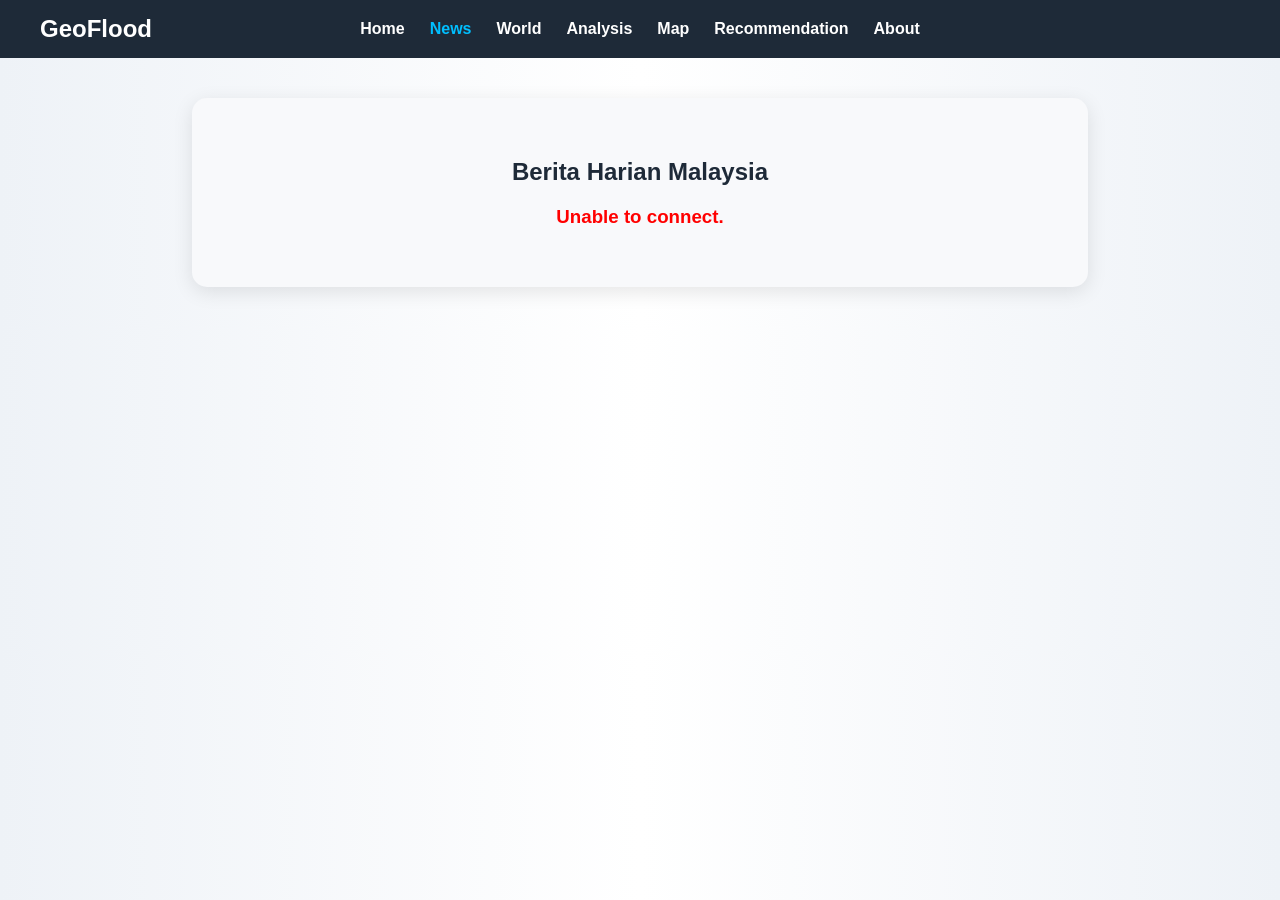
<file: pages/news.html>
<!DOCTYPE html>
<html lang="en">
<head>
    <meta charset="UTF-8">
    <title>Flood News</title>

    <!-- CSS -->
    <link rel="stylesheet" href="../css/style.css">
</head>

<body>

<!-- NAVBAR -->
<nav class="navbar">
  <h2 class="logo">GeoFlood</h2>
  <ul class="menu">
    <li><a href="../index.html">Home</a></li>
<li><a href="news.html">News</a></li>
<li><a href="world.html">World</a></li>
<li><a href="analysis.html">Analysis</a></li>
<li><a href="map.html">Map</a></li>
<li><a href="recommendation.html">Recommendation</a></li>
<li><a href="about.html">About</a></li>
  </ul>
</nav>

<!-- CONTENT -->
<section class="news-wrapper">

    <div class="news-container">
        <h1 class="title">Berita Harian Malaysia</h1>

        <!-- TEMPAT JS MASUKKAN BERITA -->
        <div id="news"></div>
    </div>

</section>

<!-- JS -->
<script src="../js/news.js"></script>

</body>
<script>
const currentPage = window.location.pathname.split("/").pop();

document.querySelectorAll(".menu a").forEach(link => {
    link.classList.toggle("active", link.getAttribute("href") === currentPage);
});
</script>
</html>
</file>
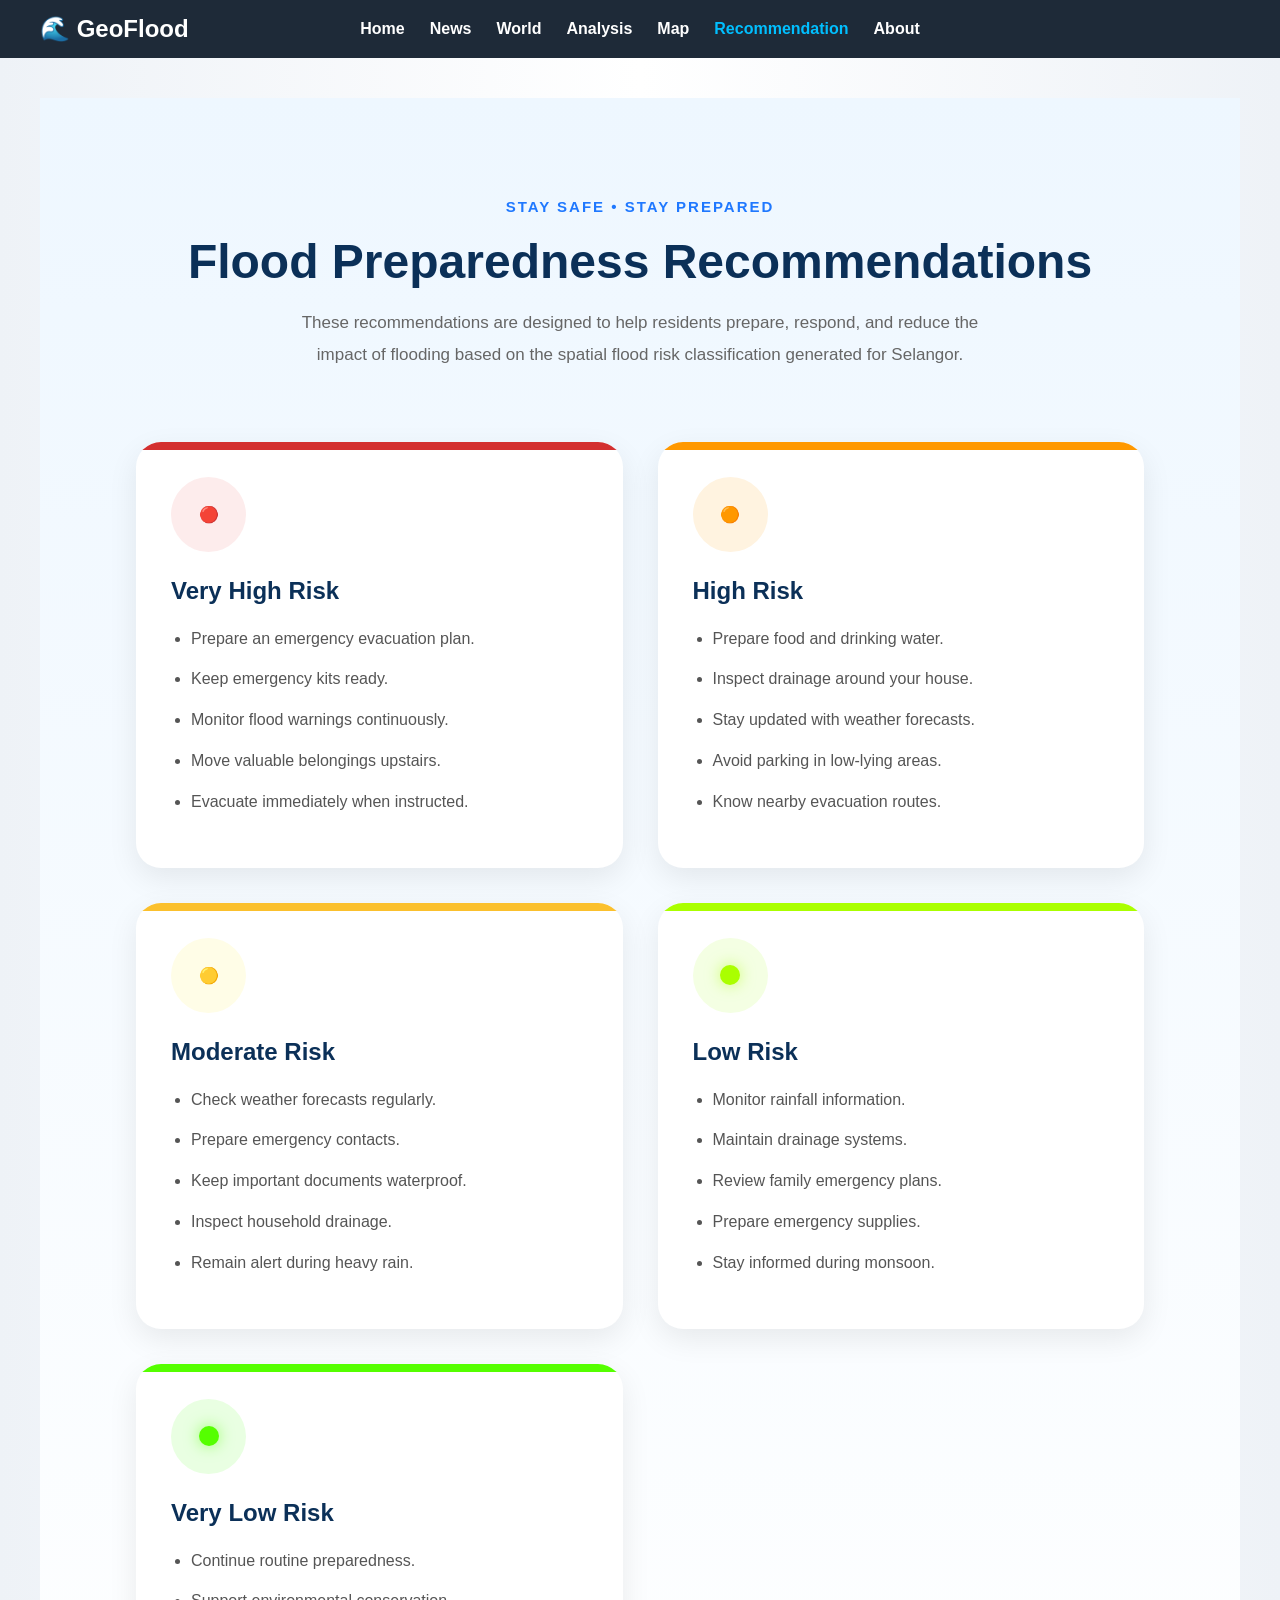
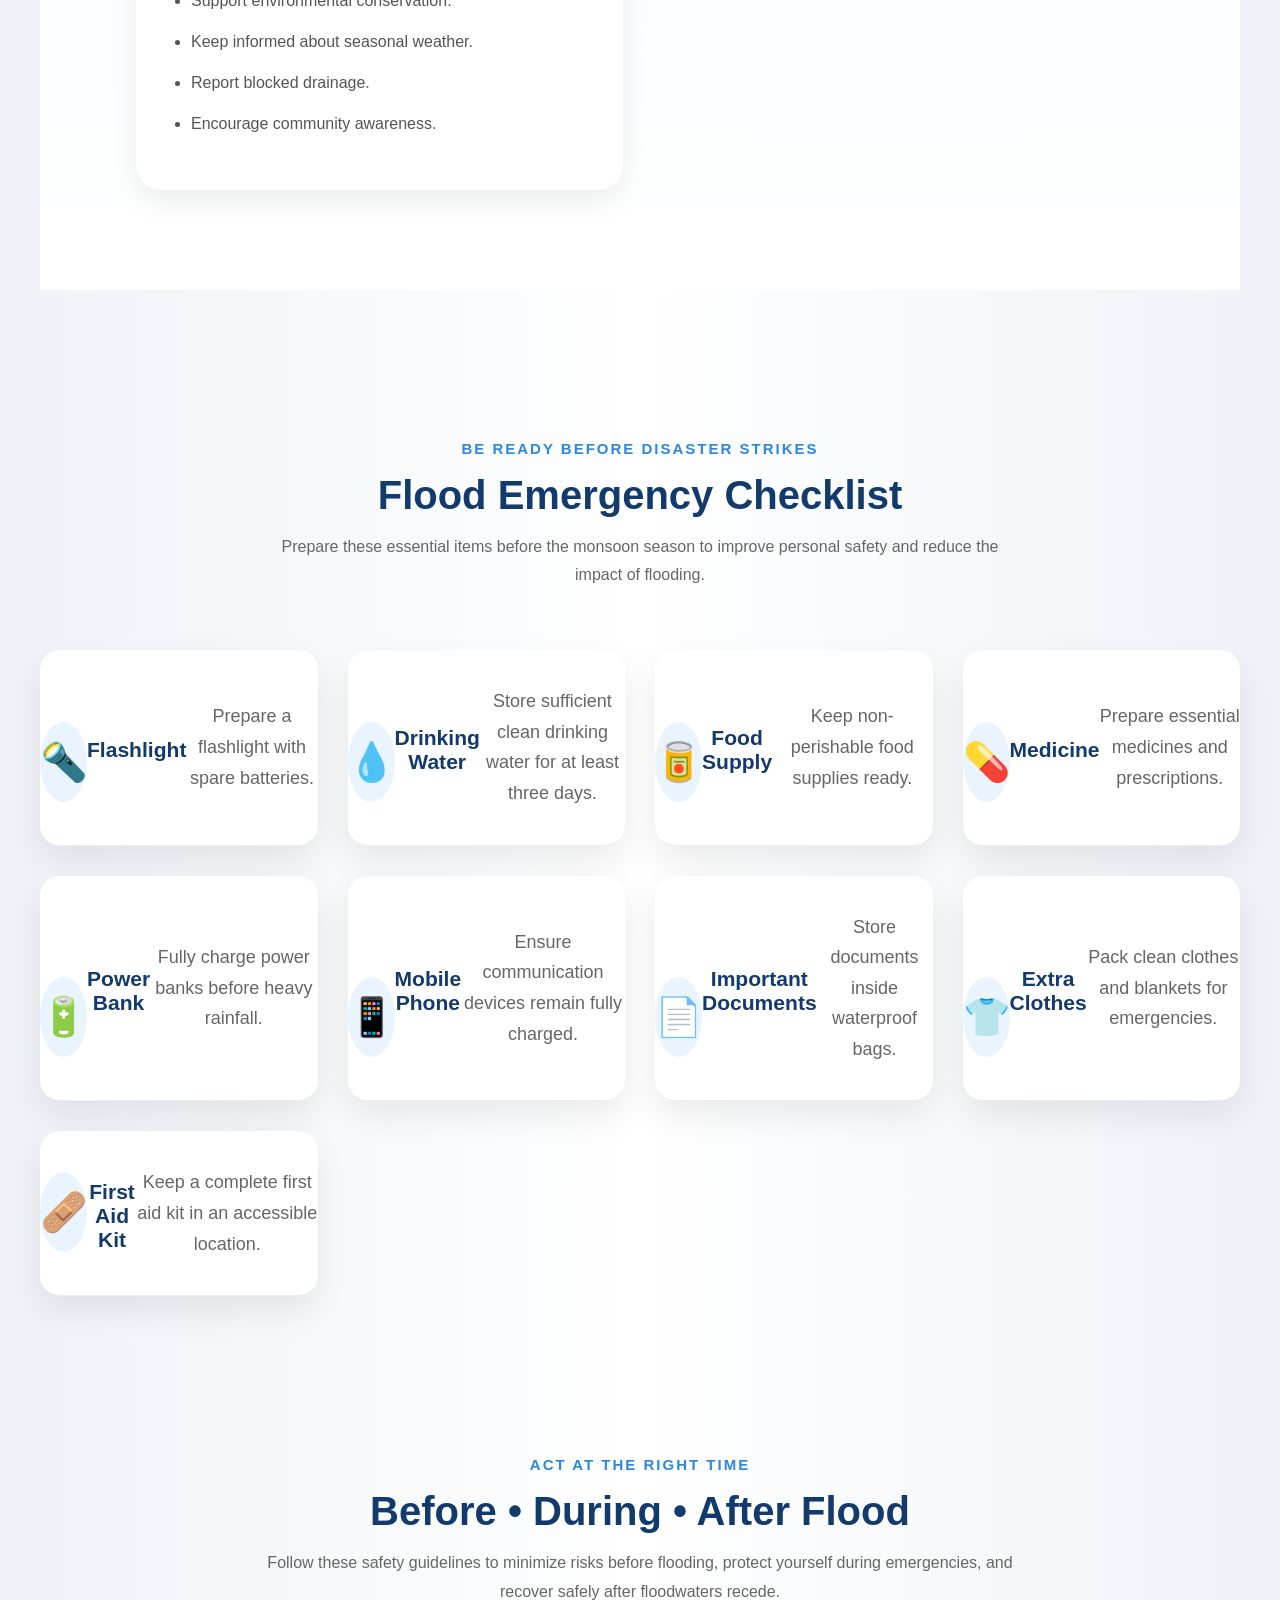
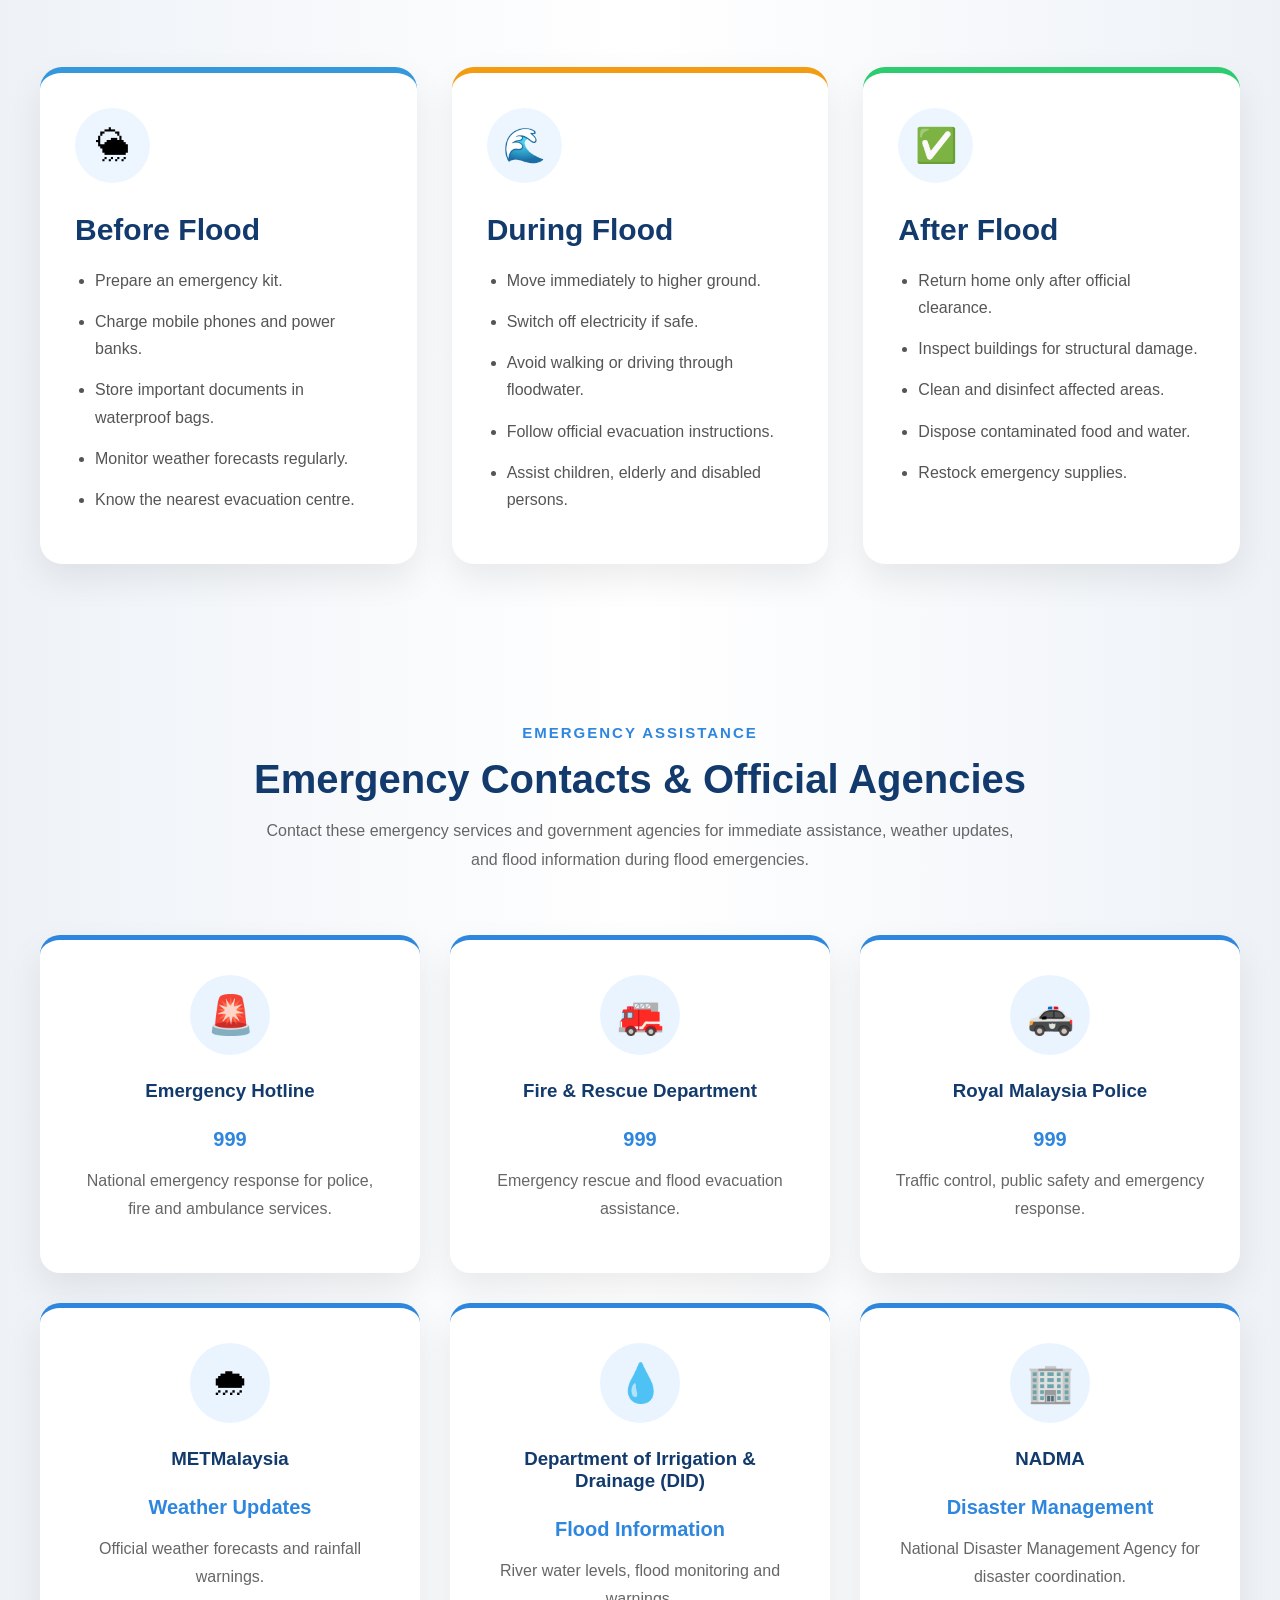
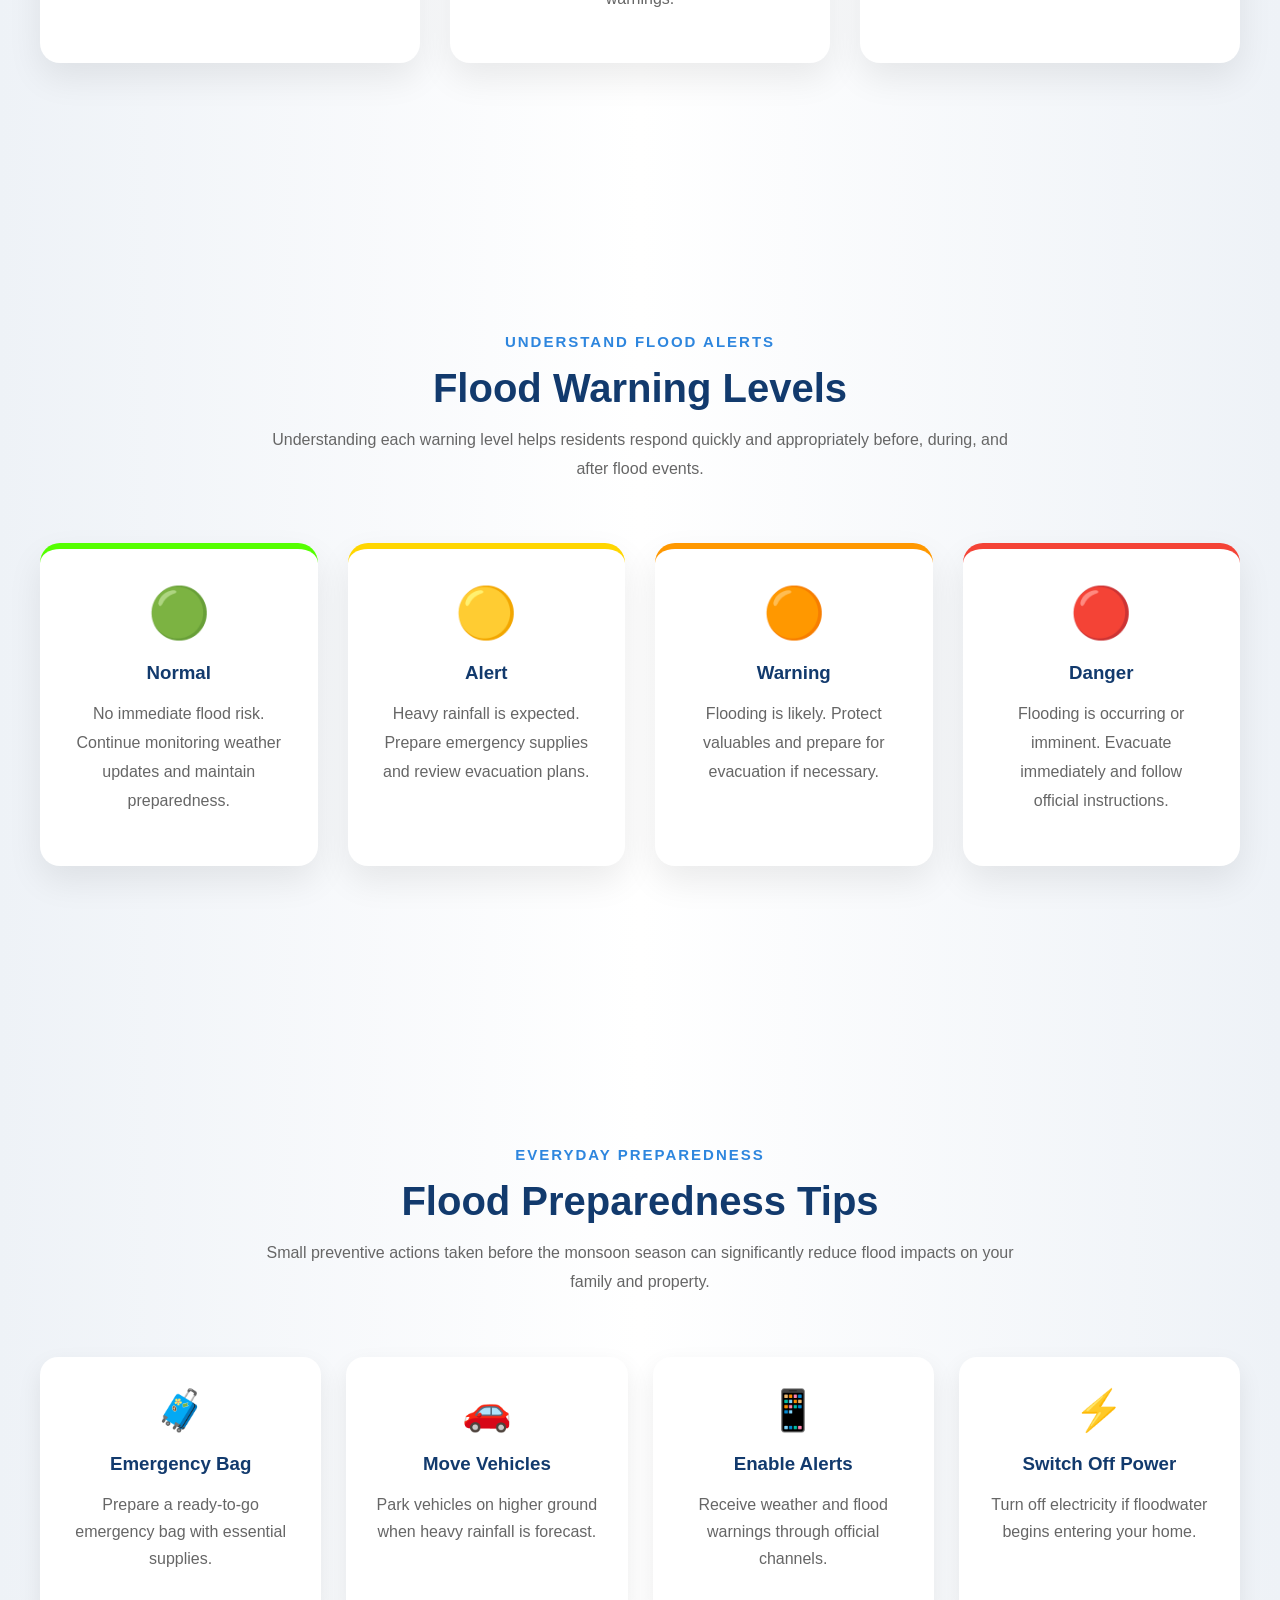
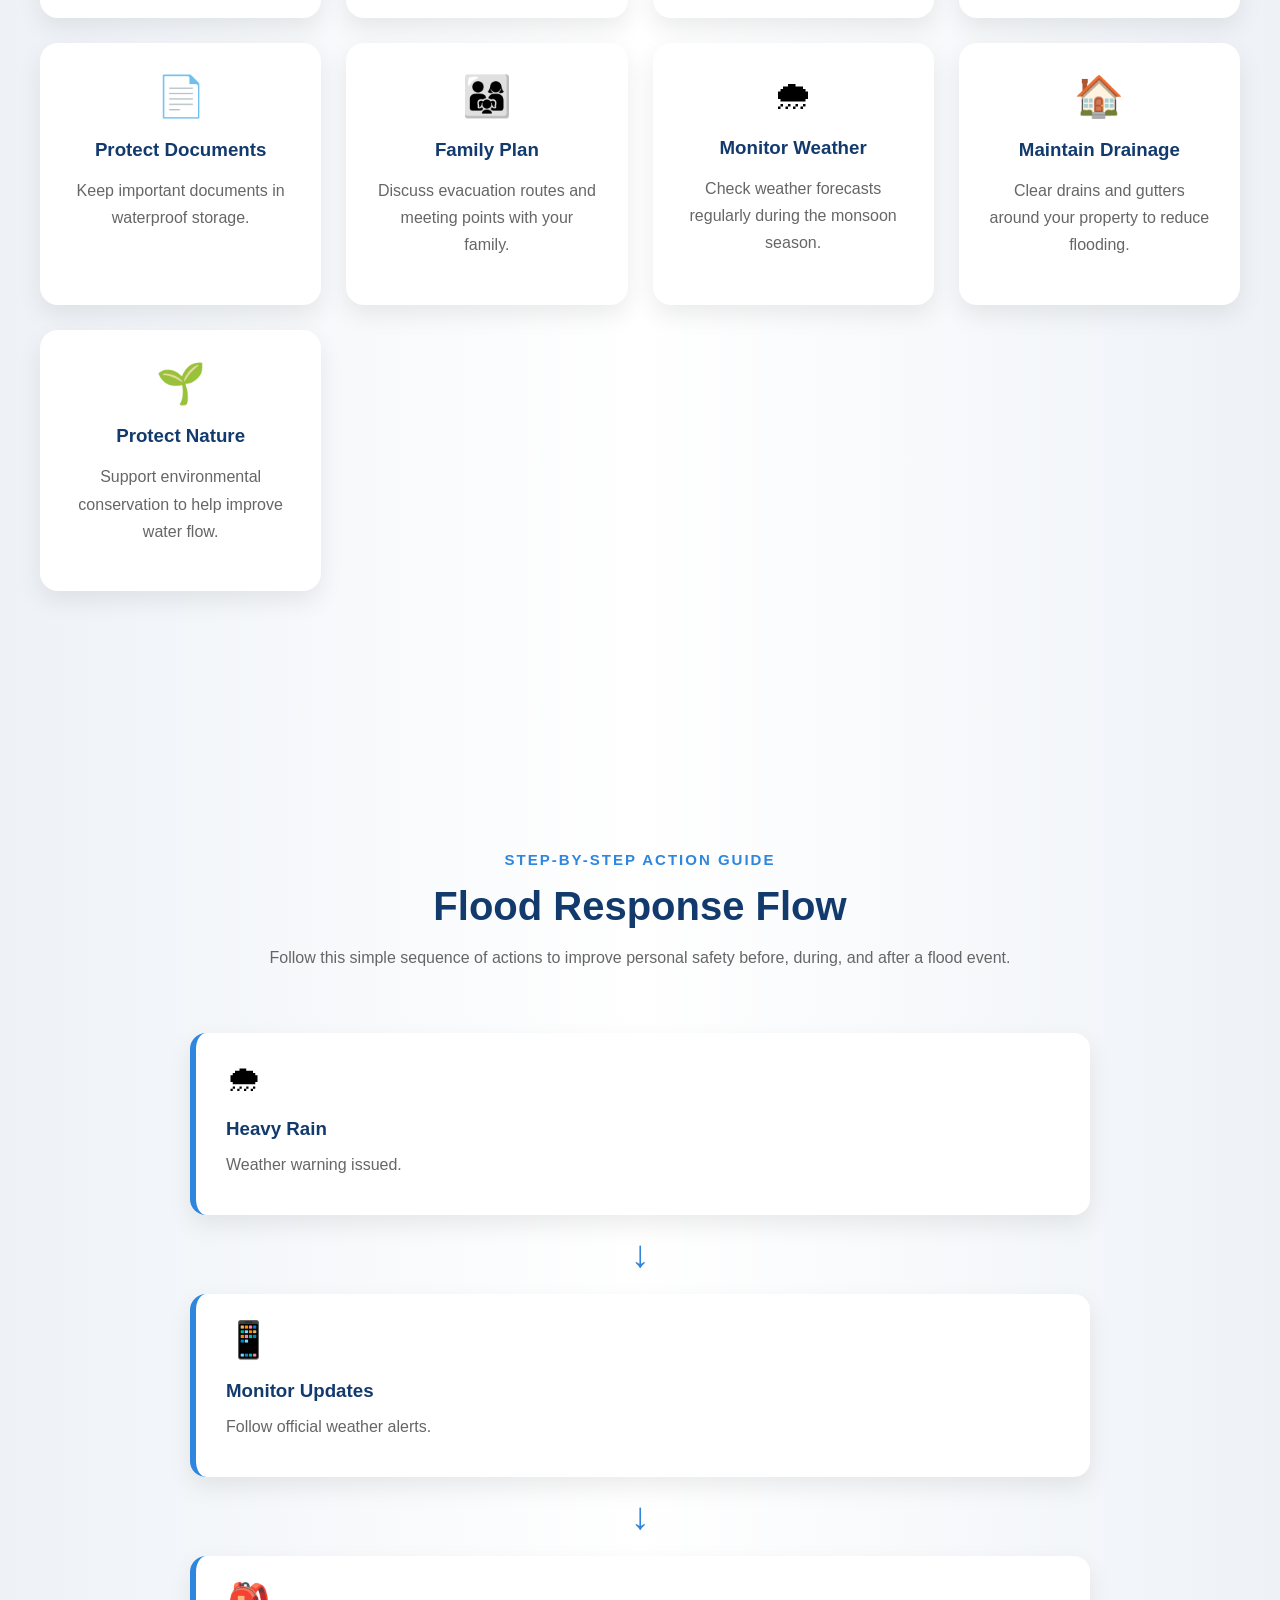
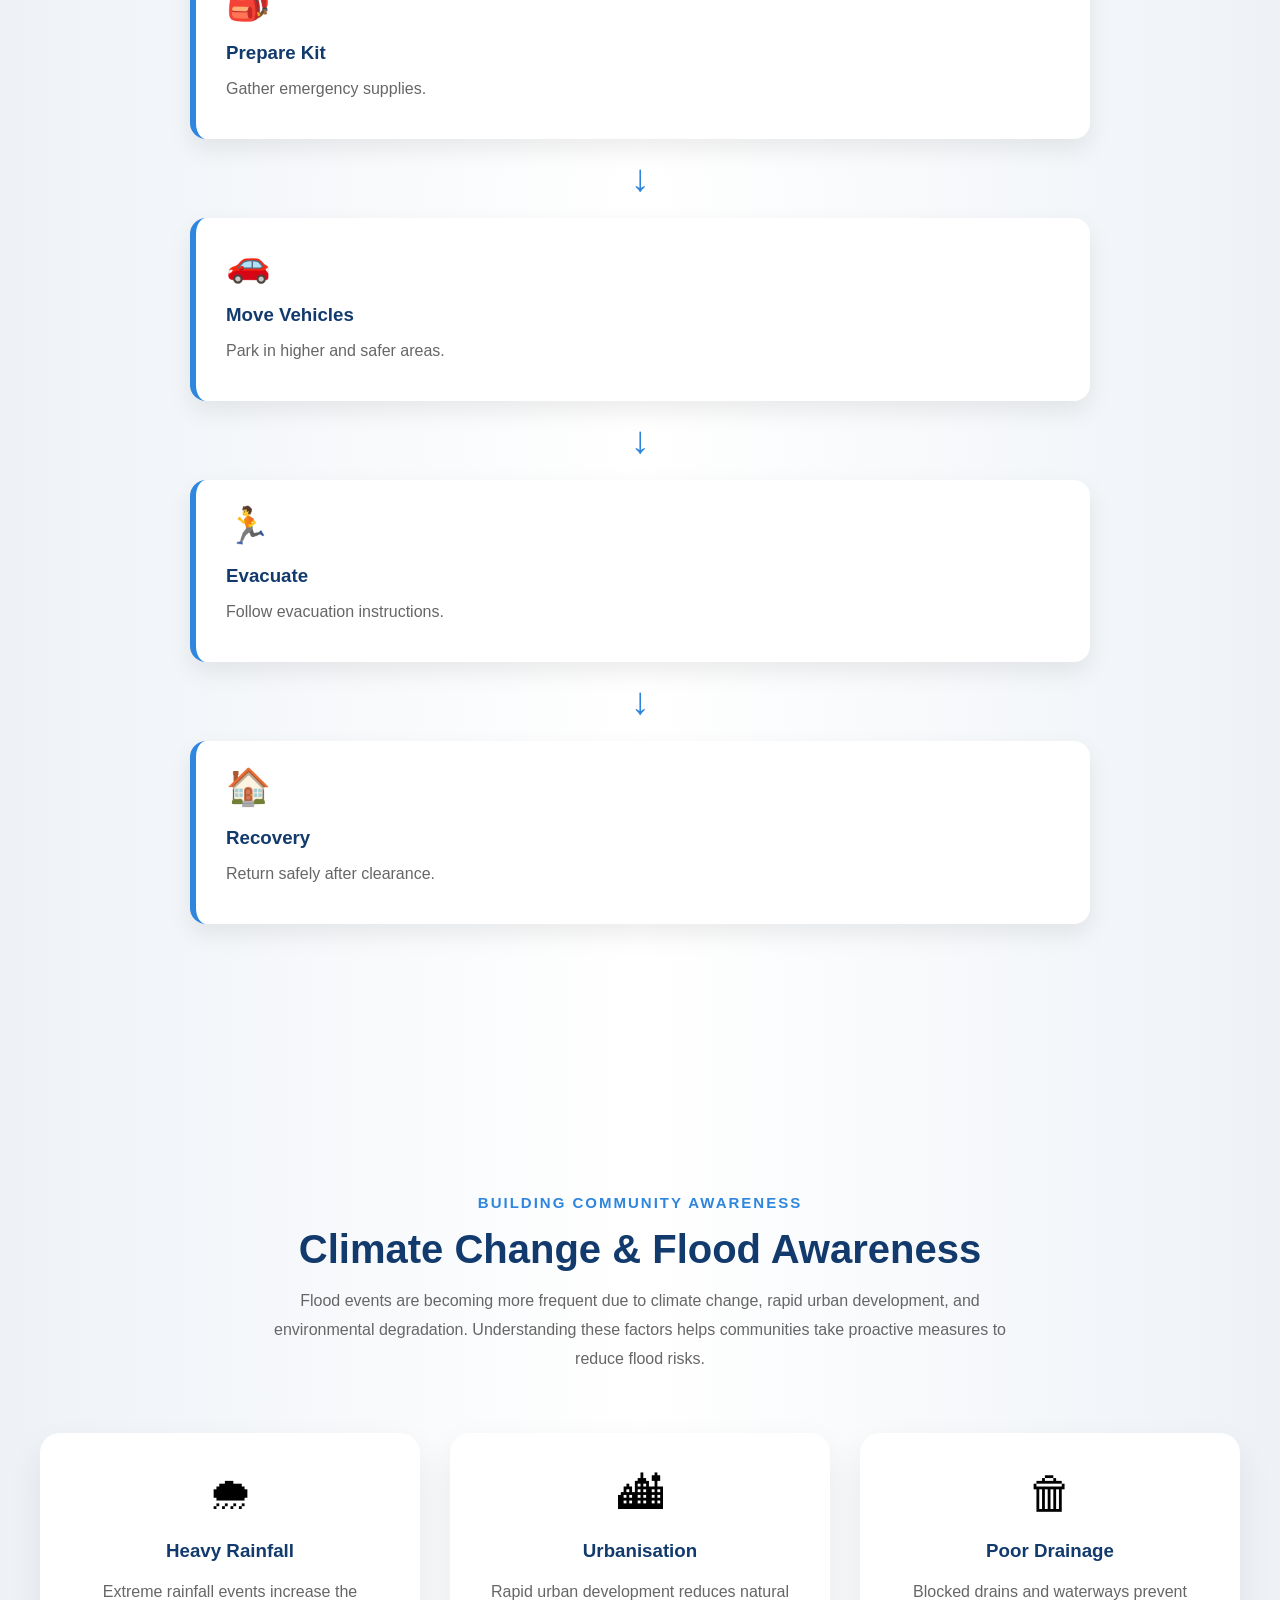
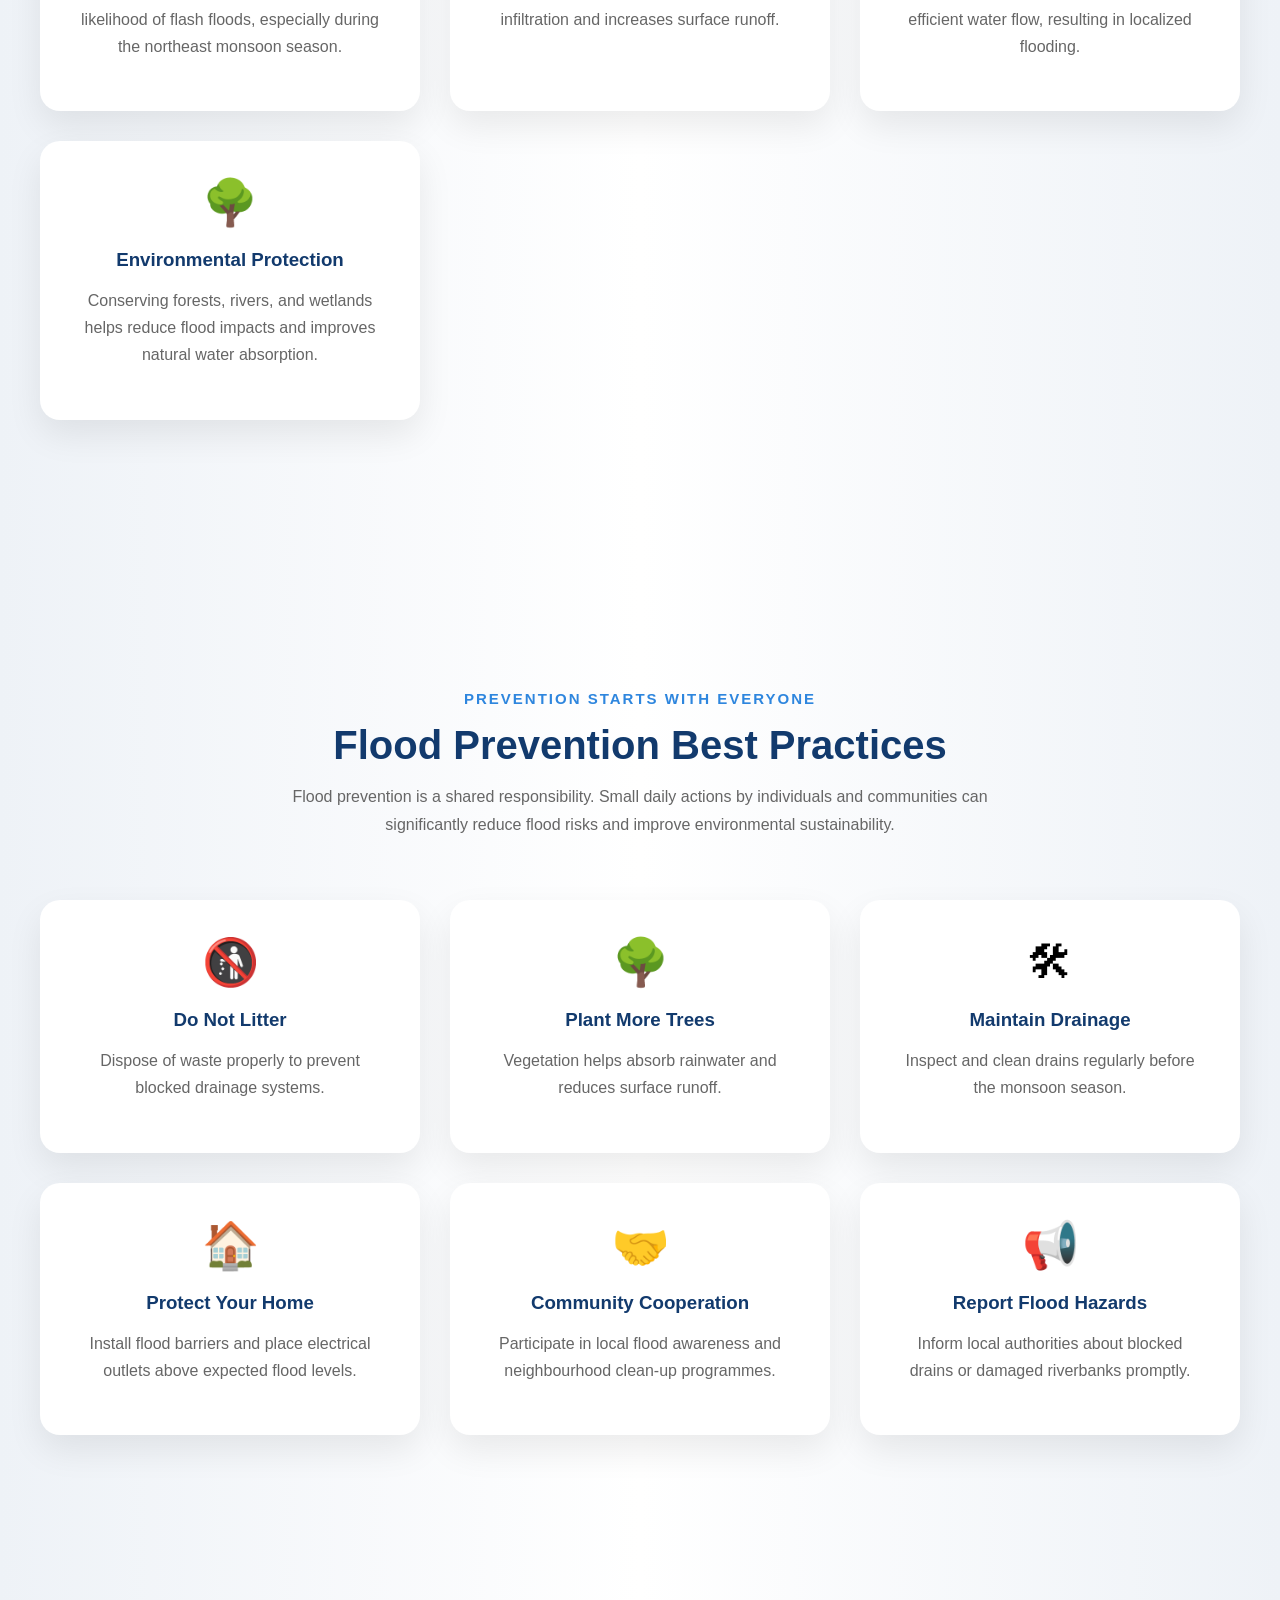
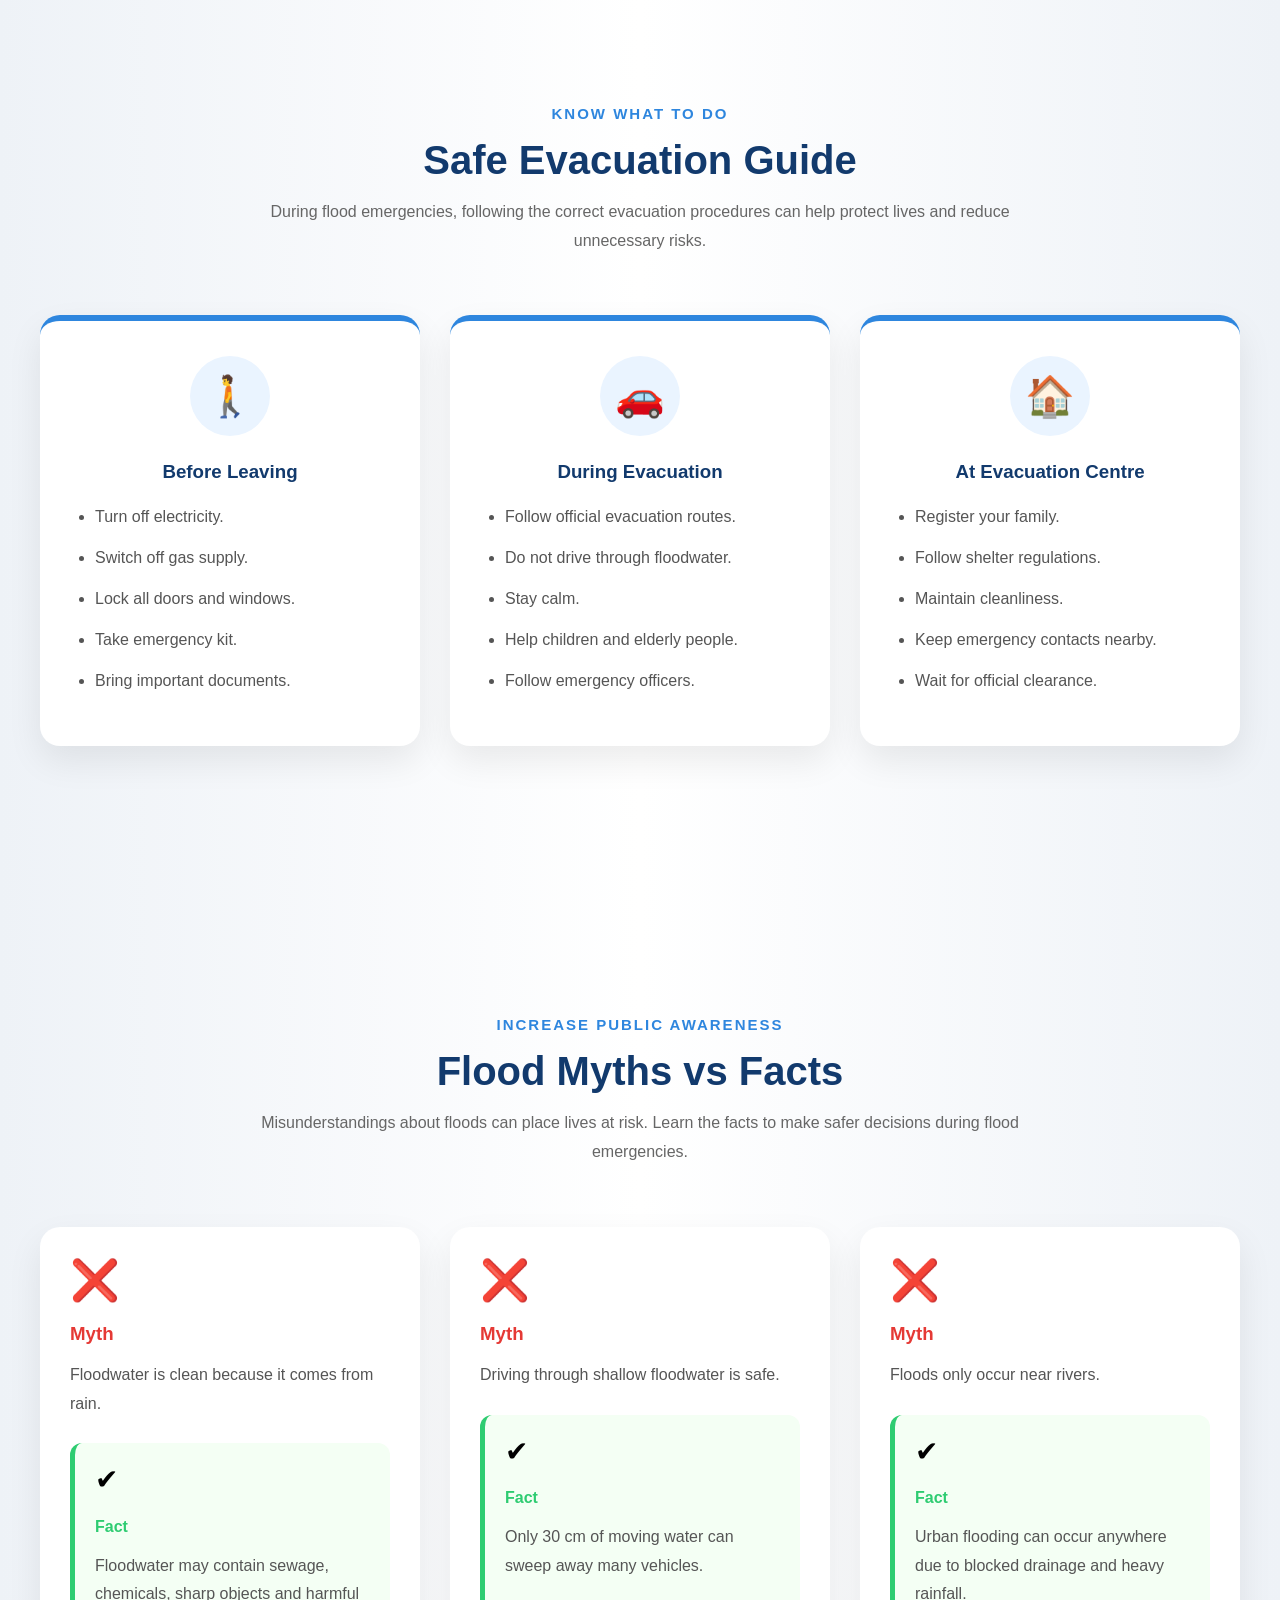
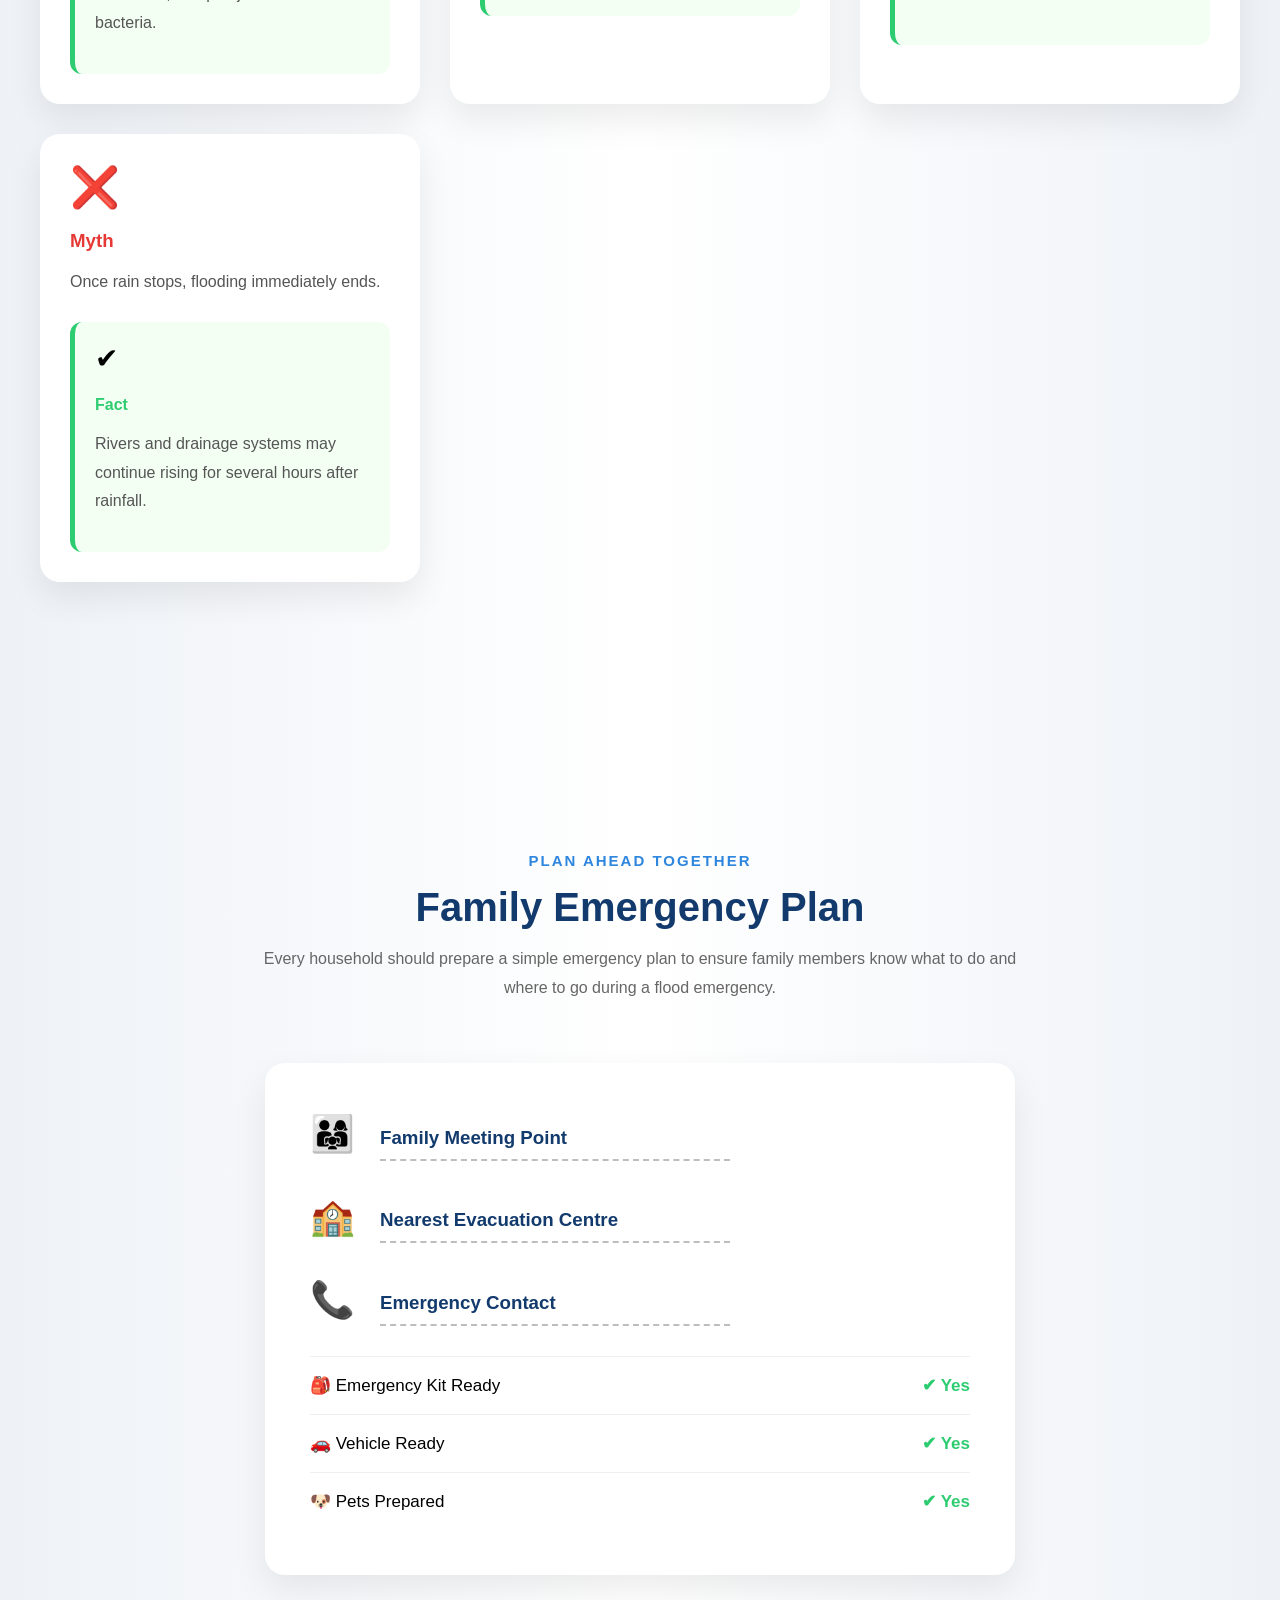
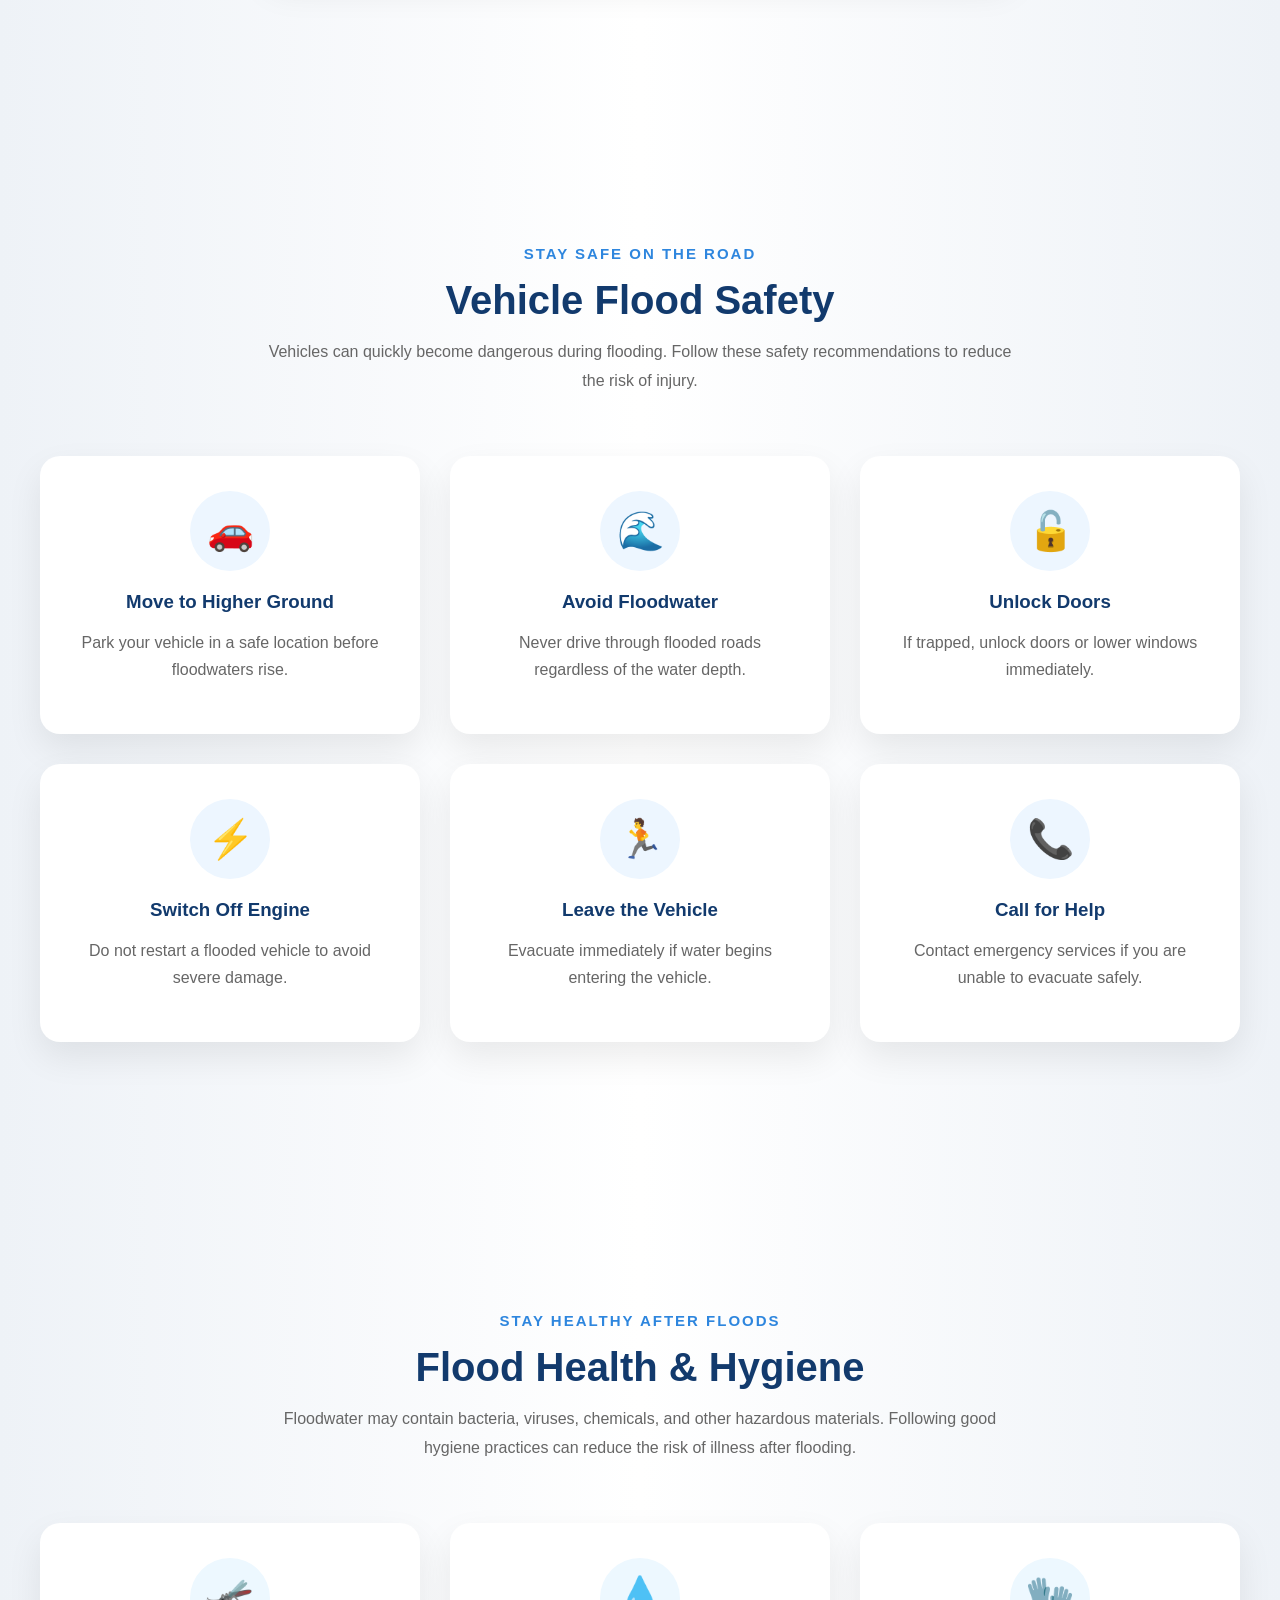
<file: pages/Recommendation.html>
<!DOCTYPE html>
<html lang="en">

<head>

<meta charset="UTF-8">

<meta name="viewport" content="width=device-width, initial-scale=1.0">

<title>Recommendation</title>

<link rel="stylesheet" href="../css/style.css">

</head>

<body>

<!-- ========================================================= -->
<!-- NAVBAR -->
<!-- ========================================================= -->

<nav class="navbar">

    <h2 class="logo">
        🌊 GeoFlood
    </h2>

    <ul class="menu">

        <li><a href="../index.html">Home</a></li>

        <li><a href="news.html">News</a></li>

        <li><a href="world.html">World</a></li>

        <li><a href="analysis.html">Analysis</a></li>

        <li><a href="map.html">Map</a></li>

        <li><a href="recommendation.html" class="active">Recommendation</a></li>

        <li><a href="about.html">About</a></li>

    </ul>

</nav>


<!-- ========================================================= -->
<!-- DASHBOARD -->
<!-- ========================================================= -->

<div class="dashboard">

    <!-- Recommendation content start here -->
     <!-- ========================================================= -->
<!-- RECOMMENDATION -->
<!-- ========================================================= -->

<section class="recommendation">

    <div class="recommendation-title">

        <span class="recommendation-subtitle">
            Stay Safe • Stay Prepared
        </span>

        <h1>
            Flood Preparedness Recommendations
        </h1>

        <p>

            These recommendations are designed to help residents prepare,
            respond, and reduce the impact of flooding based on the spatial
            flood risk classification generated for Selangor.

        </p>

    </div>

    <div class="recommendation-container">

        <!-- Very High -->

        <div class="recommend-card very-high">

            <div class="risk-circle red">
                🔴
            </div>

            <h2>Very High Risk</h2>

            <ul>

                <li>Prepare an emergency evacuation plan.</li>

                <li>Keep emergency kits ready.</li>

                <li>Monitor flood warnings continuously.</li>

                <li>Move valuable belongings upstairs.</li>

                <li>Evacuate immediately when instructed.</li>

            </ul>

        </div>

        <!-- High -->

        <div class="recommend-card high">

            <div class="risk-circle orange">
                🟠
            </div>

            <h2>High Risk</h2>

            <ul>

                <li>Prepare food and drinking water.</li>

                <li>Inspect drainage around your house.</li>

                <li>Stay updated with weather forecasts.</li>

                <li>Avoid parking in low-lying areas.</li>

                <li>Know nearby evacuation routes.</li>

            </ul>

        </div>

        <!-- Moderate -->

        <div class="recommend-card moderate">

            <div class="risk-circle yellow">
                🟡
            </div>

            <h2>Moderate Risk</h2>

            <ul>

                <li>Check weather forecasts regularly.</li>

                <li>Prepare emergency contacts.</li>

                <li>Keep important documents waterproof.</li>

                <li>Inspect household drainage.</li>

                <li>Remain alert during heavy rain.</li>

            </ul>

        </div>

        <!-- ========================================================= -->
<!-- Low -->
<!-- ========================================================= -->

<div class="recommend-card low">

    <div class="risk-circle green">
        <span class="risk-dot low-dot"></span>
    </div>

    <h2>Low Risk</h2>

    <ul>

        <li>Monitor rainfall information.</li>

        <li>Maintain drainage systems.</li>

        <li>Review family emergency plans.</li>

        <li>Prepare emergency supplies.</li>

        <li>Stay informed during monsoon.</li>

    </ul>

</div>

<!-- ========================================================= -->
<!-- Very Low -->
<!-- ========================================================= -->

<div class="recommend-card very-low">

    <div class="risk-circle blue">
        <span class="risk-dot verylow-dot"></span>
    </div>

    <h2>Very Low Risk</h2>

    <ul>

        <li>Continue routine preparedness.</li>

        <li>Support environmental conservation.</li>

        <li>Keep informed about seasonal weather.</li>

        <li>Report blocked drainage.</li>

        <li>Encourage community awareness.</li>

    </ul>

</div>

    </div>

</section>

<!-- ========================================================= -->
<!-- FLOOD EMERGENCY CHECKLIST -->
<!-- ========================================================= -->

<section class="checklist-section">

    <div class="checklist-title">

        <span class="checklist-subtitle">
            Be Ready Before Disaster Strikes
        </span>

        <h2>
            Flood Emergency Checklist
        </h2>

        <p>
            Prepare these essential items before the monsoon season to improve
            personal safety and reduce the impact of flooding.
        </p>

    </div>

    <div class="checklist-container">

        <div class="check-item">
            <div class="check-icon">🔦</div>
            <h3>Flashlight</h3>
            <p>Prepare a flashlight with spare batteries.</p>
        </div>

        <div class="check-item">
            <div class="check-icon">💧</div>
            <h3>Drinking Water</h3>
            <p>Store sufficient clean drinking water for at least three days.</p>
        </div>

        <div class="check-item">
            <div class="check-icon">🥫</div>
            <h3>Food Supply</h3>
            <p>Keep non-perishable food supplies ready.</p>
        </div>

        <div class="check-item">
            <div class="check-icon">💊</div>
            <h3>Medicine</h3>
            <p>Prepare essential medicines and prescriptions.</p>
        </div>

        <div class="check-item">
            <div class="check-icon">🔋</div>
            <h3>Power Bank</h3>
            <p>Fully charge power banks before heavy rainfall.</p>
        </div>

        <div class="check-item">
            <div class="check-icon">📱</div>
            <h3>Mobile Phone</h3>
            <p>Ensure communication devices remain fully charged.</p>
        </div>

        <div class="check-item">
            <div class="check-icon">📄</div>
            <h3>Important Documents</h3>
            <p>Store documents inside waterproof bags.</p>
        </div>

        <div class="check-item">
            <div class="check-icon">👕</div>
            <h3>Extra Clothes</h3>
            <p>Pack clean clothes and blankets for emergencies.</p>
        </div>

        <div class="check-item">
            <div class="check-icon">🩹</div>
            <h3>First Aid Kit</h3>
            <p>Keep a complete first aid kit in an accessible location.</p>
        </div>

    </div>

</section>

<!-- ========================================================= -->
<!-- FLOOD SAFETY GUIDELINES -->
<!-- ========================================================= -->

<section class="safety-section">

    <div class="safety-title">

        <span class="safety-subtitle">
            Act at the Right Time
        </span>

        <h2>
            Before • During • After Flood
        </h2>

        <p>
            Follow these safety guidelines to minimize risks before flooding,
            protect yourself during emergencies, and recover safely after floodwaters recede.
        </p>

    </div>

    <div class="safety-container">

        <!-- BEFORE -->

        <div class="safety-card before">

            <div class="phase-icon">🌦</div>

            <h3>Before Flood</h3>

            <ul>

                <li>Prepare an emergency kit.</li>

                <li>Charge mobile phones and power banks.</li>

                <li>Store important documents in waterproof bags.</li>

                <li>Monitor weather forecasts regularly.</li>

                <li>Know the nearest evacuation centre.</li>

            </ul>

        </div>

        <!-- DURING -->

        <div class="safety-card during">

            <div class="phase-icon">🌊</div>

            <h3>During Flood</h3>

            <ul>

                <li>Move immediately to higher ground.</li>

                <li>Switch off electricity if safe.</li>

                <li>Avoid walking or driving through floodwater.</li>

                <li>Follow official evacuation instructions.</li>

                <li>Assist children, elderly and disabled persons.</li>

            </ul>

        </div>

        <!-- AFTER -->

        <div class="safety-card after">

            <div class="phase-icon">✅</div>

            <h3>After Flood</h3>

            <ul>

                <li>Return home only after official clearance.</li>

                <li>Inspect buildings for structural damage.</li>

                <li>Clean and disinfect affected areas.</li>

                <li>Dispose contaminated food and water.</li>

                <li>Restock emergency supplies.</li>

            </ul>

        </div>

    </div>

</section>

<!-- ========================================================= -->
<!-- EMERGENCY CONTACTS -->
<!-- ========================================================= -->

<section class="contact-section">

    <div class="contact-title">

        <span class="contact-subtitle">
            Emergency Assistance
        </span>

        <h2>
            Emergency Contacts & Official Agencies
        </h2>

        <p>
            Contact these emergency services and government agencies for
            immediate assistance, weather updates, and flood information during
            flood emergencies.
        </p>

    </div>

    <div class="contact-container">

        <div class="contact-card">

            <div class="contact-icon">🚨</div>

            <h3>Emergency Hotline</h3>

            <h4>999</h4>

            <p>National emergency response for police, fire and ambulance services.</p>

        </div>

        <div class="contact-card">

            <div class="contact-icon">🚒</div>

            <h3>Fire & Rescue Department</h3>

            <h4>999</h4>

            <p>Emergency rescue and flood evacuation assistance.</p>

        </div>

        <div class="contact-card">

            <div class="contact-icon">🚓</div>

            <h3>Royal Malaysia Police</h3>

            <h4>999</h4>

            <p>Traffic control, public safety and emergency response.</p>

        </div>

        <div class="contact-card">

            <div class="contact-icon">🌧</div>

            <h3>METMalaysia</h3>

            <h4>Weather Updates</h4>

            <p>Official weather forecasts and rainfall warnings.</p>

        </div>

        <div class="contact-card">

            <div class="contact-icon">💧</div>

            <h3>Department of Irrigation & Drainage (DID)</h3>

            <h4>Flood Information</h4>

            <p>River water levels, flood monitoring and warnings.</p>

        </div>

        <div class="contact-card">

            <div class="contact-icon">🏢</div>

            <h3>NADMA</h3>

            <h4>Disaster Management</h4>

            <p>National Disaster Management Agency for disaster coordination.</p>

        </div>

    </div>

</section>

<!-- ========================================================= -->
<!-- FLOOD WARNING LEVELS -->
<!-- ========================================================= -->

<section class="warning-section">

    <div class="warning-title">

        <span class="warning-subtitle">
            Understand Flood Alerts
        </span>

        <h2>
            Flood Warning Levels
        </h2>

        <p>

            Understanding each warning level helps residents respond quickly
            and appropriately before, during, and after flood events.

        </p>

    </div>

    <div class="warning-container">

        <!-- Normal -->

        <div class="warning-card normal">

            <div class="warning-icon">🟢</div>

            <h3>Normal</h3>

            <p>

                No immediate flood risk. Continue monitoring weather updates
                and maintain preparedness.

            </p>

        </div>

        <!-- Alert -->

        <div class="warning-card alert">

            <div class="warning-icon">🟡</div>

            <h3>Alert</h3>

            <p>

                Heavy rainfall is expected. Prepare emergency supplies and
                review evacuation plans.

            </p>

        </div>

        <!-- Warning -->

        <div class="warning-card warning">

            <div class="warning-icon">🟠</div>

            <h3>Warning</h3>

            <p>

                Flooding is likely. Protect valuables and prepare for
                evacuation if necessary.

            </p>

        </div>

        <!-- Danger -->

        <div class="warning-card danger">

            <div class="warning-icon">🔴</div>

            <h3>Danger</h3>

            <p>

                Flooding is occurring or imminent. Evacuate immediately and
                follow official instructions.

            </p>

        </div>

    </div>

</section>

<!-- ========================================================= -->
<!-- FLOOD PREPAREDNESS TIPS -->
<!-- ========================================================= -->

<section class="tips-section">

    <div class="tips-title">

        <span class="tips-subtitle">
            Everyday Preparedness
        </span>

        <h2>
            Flood Preparedness Tips
        </h2>

        <p>

            Small preventive actions taken before the monsoon season can
            significantly reduce flood impacts on your family and property.

        </p>

    </div>

    <div class="tips-container">

        <div class="tip-card">
            <div class="tip-icon">🧳</div>
            <h3>Emergency Bag</h3>
            <p>Prepare a ready-to-go emergency bag with essential supplies.</p>
        </div>

        <div class="tip-card">
            <div class="tip-icon">🚗</div>
            <h3>Move Vehicles</h3>
            <p>Park vehicles on higher ground when heavy rainfall is forecast.</p>
        </div>

        <div class="tip-card">
            <div class="tip-icon">📱</div>
            <h3>Enable Alerts</h3>
            <p>Receive weather and flood warnings through official channels.</p>
        </div>

        <div class="tip-card">
            <div class="tip-icon">⚡</div>
            <h3>Switch Off Power</h3>
            <p>Turn off electricity if floodwater begins entering your home.</p>
        </div>

        <div class="tip-card">
            <div class="tip-icon">📄</div>
            <h3>Protect Documents</h3>
            <p>Keep important documents in waterproof storage.</p>
        </div>

        <div class="tip-card">
            <div class="tip-icon">👨‍👩‍👧</div>
            <h3>Family Plan</h3>
            <p>Discuss evacuation routes and meeting points with your family.</p>
        </div>

        <div class="tip-card">
            <div class="tip-icon">🌧</div>
            <h3>Monitor Weather</h3>
            <p>Check weather forecasts regularly during the monsoon season.</p>
        </div>

        <div class="tip-card">
            <div class="tip-icon">🏠</div>
            <h3>Maintain Drainage</h3>
            <p>Clear drains and gutters around your property to reduce flooding.</p>
        </div>

        <div class="tip-card">
            <div class="tip-icon">🌱</div>
            <h3>Protect Nature</h3>
            <p>Support environmental conservation to help improve water flow.</p>
        </div>

    </div>

</section>

<!-- ========================================================= -->
<!-- FLOOD RESPONSE FLOW -->
<!-- ========================================================= -->

<section class="flow-section">

    <div class="flow-title">

        <span class="flow-subtitle">
            Step-by-Step Action Guide
        </span>

        <h2>
            Flood Response Flow
        </h2>

        <p>
            Follow this simple sequence of actions to improve personal safety
            before, during, and after a flood event.
        </p>

    </div>

    <div class="flow-container">

        <div class="flow-step">
            <div class="flow-icon">🌧</div>
            <h3>Heavy Rain</h3>
            <p>Weather warning issued.</p>
        </div>

        <div class="flow-arrow">↓</div>

        <div class="flow-step">
            <div class="flow-icon">📱</div>
            <h3>Monitor Updates</h3>
            <p>Follow official weather alerts.</p>
        </div>

        <div class="flow-arrow">↓</div>

        <div class="flow-step">
            <div class="flow-icon">🎒</div>
            <h3>Prepare Kit</h3>
            <p>Gather emergency supplies.</p>
        </div>

        <div class="flow-arrow">↓</div>

        <div class="flow-step">
            <div class="flow-icon">🚗</div>
            <h3>Move Vehicles</h3>
            <p>Park in higher and safer areas.</p>
        </div>

        <div class="flow-arrow">↓</div>

        <div class="flow-step">
            <div class="flow-icon">🏃</div>
            <h3>Evacuate</h3>
            <p>Follow evacuation instructions.</p>
        </div>

        <div class="flow-arrow">↓</div>

        <div class="flow-step">
            <div class="flow-icon">🏠</div>
            <h3>Recovery</h3>
            <p>Return safely after clearance.</p>
        </div>

    </div>

</section>

<!-- ========================================================= -->
<!-- CLIMATE CHANGE & FLOOD AWARENESS -->
<!-- ========================================================= -->

<section class="awareness-section">

    <div class="awareness-title">

        <span class="awareness-subtitle">
            Building Community Awareness
        </span>

        <h2>
            Climate Change & Flood Awareness
        </h2>

        <p>

            Flood events are becoming more frequent due to climate change,
            rapid urban development, and environmental degradation.
            Understanding these factors helps communities take proactive
            measures to reduce flood risks.

        </p>

    </div>

    <div class="awareness-container">

        <div class="awareness-card">

            <div class="awareness-icon">🌧</div>

            <h3>Heavy Rainfall</h3>

            <p>
                Extreme rainfall events increase the likelihood of flash floods,
                especially during the northeast monsoon season.
            </p>

        </div>

        <div class="awareness-card">

            <div class="awareness-icon">🏙</div>

            <h3>Urbanisation</h3>

            <p>
                Rapid urban development reduces natural infiltration and
                increases surface runoff.
            </p>

        </div>

        <div class="awareness-card">

            <div class="awareness-icon">🗑</div>

            <h3>Poor Drainage</h3>

            <p>
                Blocked drains and waterways prevent efficient water flow,
                resulting in localized flooding.
            </p>

        </div>

        <div class="awareness-card">

            <div class="awareness-icon">🌳</div>

            <h3>Environmental Protection</h3>

            <p>
                Conserving forests, rivers, and wetlands helps reduce flood
                impacts and improves natural water absorption.
            </p>

        </div>

    </div>

</section>

<!-- ========================================================= -->
<!-- FLOOD PREVENTION BEST PRACTICES -->
<!-- ========================================================= -->

<section class="practice-section">

    <div class="practice-title">

        <span class="practice-subtitle">

            Prevention Starts With Everyone

        </span>

        <h2>

            Flood Prevention Best Practices

        </h2>

        <p>

            Flood prevention is a shared responsibility. Small daily actions
            by individuals and communities can significantly reduce flood
            risks and improve environmental sustainability.

        </p>

    </div>

    <div class="practice-container">

        <div class="practice-card">

            <div class="practice-icon">🚯</div>

            <h3>Do Not Litter</h3>

            <p>Dispose of waste properly to prevent blocked drainage systems.</p>

        </div>

        <div class="practice-card">

            <div class="practice-icon">🌳</div>

            <h3>Plant More Trees</h3>

            <p>Vegetation helps absorb rainwater and reduces surface runoff.</p>

        </div>

        <div class="practice-card">

            <div class="practice-icon">🛠</div>

            <h3>Maintain Drainage</h3>

            <p>Inspect and clean drains regularly before the monsoon season.</p>

        </div>

        <div class="practice-card">

            <div class="practice-icon">🏠</div>

            <h3>Protect Your Home</h3>

            <p>Install flood barriers and place electrical outlets above expected flood levels.</p>

        </div>

        <div class="practice-card">

            <div class="practice-icon">🤝</div>

            <h3>Community Cooperation</h3>

            <p>Participate in local flood awareness and neighbourhood clean-up programmes.</p>

        </div>

        <div class="practice-card">

            <div class="practice-icon">📢</div>

            <h3>Report Flood Hazards</h3>

            <p>Inform local authorities about blocked drains or damaged riverbanks promptly.</p>

        </div>

    </div>

</section>

<!-- ========================================================= -->
<!-- SAFE EVACUATION GUIDE -->
<!-- ========================================================= -->

<section class="evacuation-section">

    <div class="evacuation-title">

        <span class="evacuation-subtitle">

            Know What To Do

        </span>

        <h2>

            Safe Evacuation Guide

        </h2>

        <p>

            During flood emergencies, following the correct evacuation
            procedures can help protect lives and reduce unnecessary risks.

        </p>

    </div>

    <div class="evacuation-container">

        <!-- Before Leaving -->

        <div class="evacuation-card">

            <div class="evacuation-icon">
                🚶
            </div>

            <h3>Before Leaving</h3>

            <ul>

                <li>Turn off electricity.</li>

                <li>Switch off gas supply.</li>

                <li>Lock all doors and windows.</li>

                <li>Take emergency kit.</li>

                <li>Bring important documents.</li>

            </ul>

        </div>

        <!-- During Evacuation -->

        <div class="evacuation-card">

            <div class="evacuation-icon">
                🚗
            </div>

            <h3>During Evacuation</h3>

            <ul>

                <li>Follow official evacuation routes.</li>

                <li>Do not drive through floodwater.</li>

                <li>Stay calm.</li>

                <li>Help children and elderly people.</li>

                <li>Follow emergency officers.</li>

            </ul>

        </div>

        <!-- At Shelter -->

        <div class="evacuation-card">

            <div class="evacuation-icon">
                🏠
            </div>

            <h3>At Evacuation Centre</h3>

            <ul>

                <li>Register your family.</li>

                <li>Follow shelter regulations.</li>

                <li>Maintain cleanliness.</li>

                <li>Keep emergency contacts nearby.</li>

                <li>Wait for official clearance.</li>

            </ul>

        </div>

    </div>

</section>

<!-- ========================================================= -->
<!-- FLOOD MYTHS VS FACTS -->
<!-- ========================================================= -->

<section class="myth-section">

    <div class="myth-title">

        <span class="myth-subtitle">

            Increase Public Awareness

        </span>

        <h2>

            Flood Myths vs Facts

        </h2>

        <p>

            Misunderstandings about floods can place lives at risk.
            Learn the facts to make safer decisions during flood emergencies.

        </p>

    </div>

    <div class="myth-container">

        <div class="myth-card">

            <div class="myth-icon">❌</div>

            <h3>Myth</h3>

            <p>
                Floodwater is clean because it comes from rain.
            </p>

            <div class="fact-box">

                <div class="fact-icon">✔</div>

                <h4>Fact</h4>

                <p>

                    Floodwater may contain sewage, chemicals,
                    sharp objects and harmful bacteria.

                </p>

            </div>

        </div>

        <div class="myth-card">

            <div class="myth-icon">❌</div>

            <h3>Myth</h3>

            <p>

                Driving through shallow floodwater is safe.

            </p>

            <div class="fact-box">

                <div class="fact-icon">✔</div>

                <h4>Fact</h4>

                <p>

                    Only 30 cm of moving water can sweep away
                    many vehicles.

                </p>

            </div>

        </div>

        <div class="myth-card">

            <div class="myth-icon">❌</div>

            <h3>Myth</h3>

            <p>

                Floods only occur near rivers.

            </p>

            <div class="fact-box">

                <div class="fact-icon">✔</div>

                <h4>Fact</h4>

                <p>

                    Urban flooding can occur anywhere due to
                    blocked drainage and heavy rainfall.

                </p>

            </div>

        </div>

        <div class="myth-card">

            <div class="myth-icon">❌</div>

            <h3>Myth</h3>

            <p>

                Once rain stops,
                flooding immediately ends.

            </p>

            <div class="fact-box">

                <div class="fact-icon">✔</div>

                <h4>Fact</h4>

                <p>

                    Rivers and drainage systems may continue
                    rising for several hours after rainfall.

                </p>

            </div>

        </div>

    </div>

</section>

<!-- ========================================================= -->
<!-- FAMILY EMERGENCY PLAN -->
<!-- ========================================================= -->

<section class="family-section">

    <div class="family-title">

        <span class="family-subtitle">
            Plan Ahead Together
        </span>

        <h2>
            Family Emergency Plan
        </h2>

        <p>

            Every household should prepare a simple emergency plan to ensure
            family members know what to do and where to go during a flood emergency.

        </p>

    </div>

    <div class="family-container">

        <div class="family-card">

            <div class="family-item">

                <span class="family-icon">👨‍👩‍👧</span>

                <div>

                    <h3>Family Meeting Point</h3>

                    <div class="family-line"></div>

                </div>

            </div>

            <div class="family-item">

                <span class="family-icon">🏫</span>

                <div>

                    <h3>Nearest Evacuation Centre</h3>

                    <div class="family-line"></div>

                </div>

            </div>

            <div class="family-item">

                <span class="family-icon">📞</span>

                <div>

                    <h3>Emergency Contact</h3>

                    <div class="family-line"></div>

                </div>

            </div>

            <div class="family-check">

                <span>🎒 Emergency Kit Ready</span>

                <span class="check-yes">✔ Yes</span>

            </div>

            <div class="family-check">

                <span>🚗 Vehicle Ready</span>

                <span class="check-yes">✔ Yes</span>

            </div>

            <div class="family-check">

                <span>🐶 Pets Prepared</span>

                <span class="check-yes">✔ Yes</span>

            </div>

        </div>

    </div>

</section>

<!-- ========================================================= -->
<!-- VEHICLE FLOOD SAFETY -->
<!-- ========================================================= -->

<section class="vehicle-section">

    <div class="vehicle-title">

        <span class="vehicle-subtitle">

            Stay Safe on the Road

        </span>

        <h2>

            Vehicle Flood Safety

        </h2>

        <p>

            Vehicles can quickly become dangerous during flooding. Follow
            these safety recommendations to reduce the risk of injury.

        </p>

    </div>

    <div class="vehicle-container">

        <div class="vehicle-card">

            <div class="vehicle-icon">🚗</div>

            <h3>Move to Higher Ground</h3>

            <p>Park your vehicle in a safe location before floodwaters rise.</p>

        </div>

        <div class="vehicle-card">

            <div class="vehicle-icon">🌊</div>

            <h3>Avoid Floodwater</h3>

            <p>Never drive through flooded roads regardless of the water depth.</p>

        </div>

        <div class="vehicle-card">

            <div class="vehicle-icon">🔓</div>

            <h3>Unlock Doors</h3>

            <p>If trapped, unlock doors or lower windows immediately.</p>

        </div>

        <div class="vehicle-card">

            <div class="vehicle-icon">⚡</div>

            <h3>Switch Off Engine</h3>

            <p>Do not restart a flooded vehicle to avoid severe damage.</p>

        </div>

        <div class="vehicle-card">

            <div class="vehicle-icon">🏃</div>

            <h3>Leave the Vehicle</h3>

            <p>Evacuate immediately if water begins entering the vehicle.</p>

        </div>

        <div class="vehicle-card">

            <div class="vehicle-icon">📞</div>

            <h3>Call for Help</h3>

            <p>Contact emergency services if you are unable to evacuate safely.</p>

        </div>

    </div>

</section>

<!-- ========================================================= -->
<!-- FLOOD HEALTH & HYGIENE -->
<!-- ========================================================= -->

<section class="health-section">

    <div class="health-title">

        <span class="health-subtitle">

            Stay Healthy After Floods

        </span>

        <h2>

            Flood Health & Hygiene

        </h2>

        <p>

            Floodwater may contain bacteria, viruses, chemicals, and other
            hazardous materials. Following good hygiene practices can reduce
            the risk of illness after flooding.

        </p>

    </div>

    <div class="health-container">

        <div class="health-card">

            <div class="health-icon">🦟</div>

            <h3>Prevent Mosquitoes</h3>

            <p>

                Remove stagnant water around your home to reduce mosquito
                breeding.

            </p>

        </div>

        <div class="health-card">

            <div class="health-icon">💧</div>

            <h3>Drink Safe Water</h3>

            <p>

                Only consume clean or boiled water after flood events.

            </p>

        </div>

        <div class="health-card">

            <div class="health-icon">🧤</div>

            <h3>Wear Protection</h3>

            <p>

                Use gloves and boots while cleaning flooded areas.

            </p>

        </div>

        <div class="health-card">

            <div class="health-icon">🩹</div>

            <h3>Treat Wounds</h3>

            <p>

                Clean and cover cuts immediately to prevent infection.

            </p>

        </div>

        <div class="health-card">

            <div class="health-icon">🧼</div>

            <h3>Wash Hands</h3>

            <p>

                Wash your hands thoroughly after contact with floodwater.

            </p>

        </div>

        <div class="health-card">

            <div class="health-icon">🥫</div>

            <h3>Discard Food</h3>

            <p>

                Throw away food that has been exposed to floodwater.

            </p>

        </div>

    </div>

</section>

<!-- ========================================================= -->
<!-- HOME PROTECTION MEASURES -->
<!-- ========================================================= -->

<section class="home-section">

    <div class="home-title">

        <span class="home-subtitle">

            Protect Your Property

        </span>

        <h2>

            Home Protection Measures

        </h2>

        <p>

            Simple preventive measures can significantly reduce flood damage
            to your home and valuable belongings.

        </p>

    </div>

    <div class="home-container">

        <div class="home-card">

            <div class="home-icon">🏠</div>

            <h3>Raise Furniture</h3>

            <p>

                Move furniture and valuable items to higher levels before flooding.

            </p>

        </div>

        <div class="home-card">

            <div class="home-icon">⚡</div>

            <h3>Electrical Safety</h3>

            <p>

                Install electrical sockets above expected flood levels whenever possible.

            </p>

        </div>

        <div class="home-card">

            <div class="home-icon">🪟</div>

            <h3>Flood Barriers</h3>

            <p>

                Install temporary flood barriers around entrances and doors.

            </p>

        </div>

        <div class="home-card">

            <div class="home-icon">📄</div>

            <h3>Protect Documents</h3>

            <p>

                Store passports, certificates and insurance papers in waterproof containers.

            </p>

        </div>

        <div class="home-card">

            <div class="home-icon">🛠</div>

            <h3>Inspect Gutters</h3>

            <p>

                Clean roof gutters and drainage systems regularly.

            </p>

        </div>

        <div class="home-card">

            <div class="home-icon">🚪</div>

            <h3>Seal Openings</h3>

            <p>

                Check doors and windows to reduce water intrusion.

            </p>

        </div>

    </div>

</section>

<!-- ========================================================= -->
<!-- CHILDREN FLOOD SAFETY -->
<!-- ========================================================= -->

<section class="children-section">

    <div class="children-title">

        <span class="children-subtitle">

            Protect Our Children

        </span>

        <h2>

            Children Flood Safety

        </h2>

        <p>

            Children require additional attention during flood emergencies.
            Parents and guardians should ensure they remain safe, informed,
            and supervised at all times.

        </p>

    </div>

    <div class="children-container">

        <div class="children-card">

            <div class="children-icon">👨‍👩‍👧</div>

            <h3>Stay Together</h3>

            <p>

                Never leave children alone during flooding.

            </p>

        </div>

        <div class="children-card">

            <div class="children-icon">🚫</div>

            <h3>No Floodwater Play</h3>

            <p>

                Floodwater may contain bacteria, debris and hidden hazards.

            </p>

        </div>

        <div class="children-card">

            <div class="children-icon">🦺</div>

            <h3>Practice Evacuation</h3>

            <p>

                Teach children the safest evacuation route from home.

            </p>

        </div>

        <div class="children-card">

            <div class="children-icon">🎒</div>

            <h3>Emergency Bag</h3>

            <p>

                Prepare food, clothing, medicine and comfort items.

            </p>

        </div>

        <div class="children-card">

            <div class="children-icon">📱</div>

            <h3>Emergency Numbers</h3>

            <p>

                Teach older children how to call emergency services.

            </p>

        </div>

        <div class="children-card">

            <div class="children-icon">❤️</div>

            <h3>Provide Comfort</h3>

            <p>

                Stay calm and reassure children to reduce fear and anxiety.

            </p>

        </div>

    </div>

</section>

<!-- ========================================================= -->
<!-- ELDERLY FLOOD SAFETY -->
<!-- ========================================================= -->

<section class="elderly-section">

    <div class="elderly-title">

        <span class="elderly-subtitle">

            Caring for Older Adults

        </span>

        <h2>

            Elderly Flood Safety

        </h2>

        <p>

            Older adults may require additional support during flood emergencies.
            Families and caregivers should prepare early to ensure their safety
            and well-being.

        </p>

    </div>

    <div class="elderly-container">

        <div class="elderly-card">

            <div class="elderly-icon">👴</div>

            <h3>Never Leave Alone</h3>

            <p>

                Ensure elderly family members are always accompanied during emergencies.

            </p>

        </div>

        <div class="elderly-card">

            <div class="elderly-icon">💊</div>

            <h3>Prepare Medication</h3>

            <p>

                Keep essential medicines packed in an emergency bag.

            </p>

        </div>

        <div class="elderly-card">

            <div class="elderly-icon">🩺</div>

            <h3>Monitor Health</h3>

            <p>

                Regularly monitor blood pressure, diabetes and other medical conditions.

            </p>

        </div>

        <div class="elderly-card">

            <div class="elderly-icon">🚶</div>

            <h3>Assist Mobility</h3>

            <p>

                Prepare walking aids, wheelchairs or mobility equipment.

            </p>

        </div>

        <div class="elderly-card">

            <div class="elderly-icon">📱</div>

            <h3>Emergency Contacts</h3>

            <p>

                Keep emergency phone numbers easily accessible.

            </p>

        </div>

        <div class="elderly-card">

            <div class="elderly-icon">🏥</div>

            <h3>Medical Facilities</h3>

            <p>

                Know the nearest clinic or hospital before evacuation.

            </p>

        </div>

    </div>

</section>

<!-- ========================================================= -->
<!-- PET SAFETY DURING FLOOD -->
<!-- ========================================================= -->

<section class="pet-section">

    <div class="pet-title">

        <span class="pet-subtitle">

            Protect Your Pets

        </span>

        <h2>

            Pet Safety During Flood

        </h2>

        <p>

            Pets are also vulnerable during flood emergencies. Preparing in
            advance helps ensure they remain safe throughout evacuation and
            recovery.

        </p>

    </div>

    <div class="pet-container">

        <div class="pet-card">

            <div class="pet-icon">🐶</div>

            <h3>Keep Pets Indoors</h3>

            <p>

                Bring pets inside as soon as flood warnings are issued.

            </p>

        </div>

        <div class="pet-card">

            <div class="pet-icon">🥣</div>

            <h3>Prepare Food & Water</h3>

            <p>

                Pack enough food and clean drinking water for several days.

            </p>

        </div>

        <div class="pet-card">

            <div class="pet-icon">🦮</div>

            <h3>Use Carrier or Leash</h3>

            <p>

                Keep pets under control using carriers or leashes during evacuation.

            </p>

        </div>

        <div class="pet-card">

            <div class="pet-icon">💉</div>

            <h3>Medical Records</h3>

            <p>

                Carry vaccination records and any required medications.

            </p>

        </div>

        <div class="pet-card">

            <div class="pet-icon">🏠</div>

            <h3>Pet-Friendly Shelter</h3>

            <p>

                Identify shelters that accept pets before an emergency occurs.

            </p>

        </div>

        <div class="pet-card">

            <div class="pet-icon">❤️</div>

            <h3>Never Leave Behind</h3>

            <p>

                Always evacuate together with your pets whenever possible.

            </p>

        </div>

    </div>

</section>

<!-- ========================================================= -->
<!-- ELECTRICAL SAFETY AFTER FLOOD -->
<!-- ========================================================= -->

<section class="electrical-section">

    <div class="electrical-title">

        <span class="electrical-subtitle">

            Prevent Electrical Hazards

        </span>

        <h2>

            Electrical Safety After Flood

        </h2>

        <p>

            Floodwater can damage electrical systems and increase the risk of
            electric shock. Always ensure electrical installations are safe
            before reconnecting power.

        </p>

    </div>

    <div class="electrical-container">

        <div class="electrical-card">

            <div class="electrical-icon">⚡</div>

            <h3>Turn Off Main Power</h3>

            <p>

                Switch off the main electrical supply before entering a flooded building.

            </p>

        </div>

        <div class="electrical-card">

            <div class="electrical-icon">🔌</div>

            <h3>Avoid Wet Sockets</h3>

            <p>

                Never touch electrical outlets or switches with wet hands.

            </p>

        </div>

        <div class="electrical-card">

            <div class="electrical-icon">👷</div>

            <h3>Professional Inspection</h3>

            <p>

                Ask a qualified electrician to inspect your electrical system.

            </p>

        </div>

        <div class="electrical-card">

            <div class="electrical-icon">💡</div>

            <h3>Inspect Appliances</h3>

            <p>

                Do not use electrical appliances until they have been checked.

            </p>

        </div>

        <div class="electrical-card">

            <div class="electrical-icon">🚫</div>

            <h3>Replace Damaged Cables</h3>

            <p>

                Discard damaged extension cords and electrical wiring immediately.

            </p>

        </div>

        <div class="electrical-card">

            <div class="electrical-icon">🏠</div>

            <h3>Restore Power Safely</h3>

            <p>

                Restore electricity only after your home has been declared safe.

            </p>

        </div>

    </div>

</section>

<!-- ========================================================= -->
<!-- FOOD & DRINKING WATER SAFETY -->
<!-- ========================================================= -->

<section class="food-section">

    <div class="food-title">

        <span class="food-subtitle">

            Eat & Drink Safely

        </span>

        <h2>

            Food & Drinking Water Safety

        </h2>

        <p>

            Floodwater can contaminate food and drinking water with harmful
            bacteria and chemicals. Follow these recommendations to protect
            your health after flooding.

        </p>

    </div>

    <div class="food-container">

        <div class="food-card">

            <div class="food-icon">💧</div>

            <h3>Drink Safe Water</h3>

            <p>

                Drink only boiled, treated or bottled water.

            </p>

        </div>

        <div class="food-card">

            <div class="food-icon">🥫</div>

            <h3>Discard Food</h3>

            <p>

                Throw away food that has come into contact with floodwater.

            </p>

        </div>

        <div class="food-card">

            <div class="food-icon">🍽</div>

            <h3>Wash Utensils</h3>

            <p>

                Clean and disinfect all kitchen equipment before use.

            </p>

        </div>

        <div class="food-card">

            <div class="food-icon">🧊</div>

            <h3>Frozen Food</h3>

            <p>

                Discard thawed frozen food if it has not been kept cold.

            </p>

        </div>

        <div class="food-card">

            <div class="food-icon">🥬</div>

            <h3>Fresh Produce</h3>

            <p>

                Wash fruits and vegetables thoroughly before consumption.

            </p>

        </div>

        <div class="food-card">

            <div class="food-icon">🚰</div>

            <h3>Water Storage</h3>

            <p>

                Clean and disinfect household water storage tanks regularly.

            </p>

        </div>

    </div>

</section>

<!-- ========================================================= -->
<!-- EMERGENCY GO BAG -->
<!-- ========================================================= -->

<section class="gobag-section">

    <div class="gobag-title">

        <span class="gobag-subtitle">

            Be Ready Anytime

        </span>

        <h2>

            Emergency Go Bag

        </h2>

        <p>

            Prepare an emergency go bag containing essential supplies that
            can sustain you and your family for at least 72 hours during
            flood emergencies.

        </p>

    </div>

    <div class="gobag-wrapper">

        <div class="bag-header">

            🎒

            <h3>

                72-Hour Emergency Kit

            </h3>

        </div>

        <div class="bag-grid">

            <div class="bag-item">💧 Drinking Water</div>

            <div class="bag-item">🥫 Ready-to-Eat Food</div>

            <div class="bag-item">💊 Medication</div>

            <div class="bag-item">🩹 First Aid Kit</div>

            <div class="bag-item">🔦 Flashlight</div>

            <div class="bag-item">🔋 Power Bank</div>

            <div class="bag-item">📱 Phone Charger</div>

            <div class="bag-item">📄 Important Documents</div>

            <div class="bag-item">👕 Extra Clothes</div>

            <div class="bag-item">💰 Emergency Cash</div>

            <div class="bag-item">🔑 House & Car Keys</div>

            <div class="bag-item">😷 Face Masks</div>

        </div>

    </div>

</section>

<!-- ========================================================= -->
<!-- FLOOD PREPAREDNESS TIMELINE -->
<!-- ========================================================= -->

<section class="timeline-section">

    <div class="timeline-title">

        <span class="timeline-subtitle">

            Step-by-Step Preparation

        </span>

        <h2>

            Flood Preparedness Timeline

        </h2>

        <p>

            Follow this timeline to improve preparedness before,
            during and after a flood event.

        </p>

    </div>

    <div class="timeline-wrapper">

        <div class="timeline-item">

            <div class="timeline-circle">7</div>

            <div class="timeline-content">

                <h3>7 Days Before</h3>

                <p>

                    Prepare emergency supplies and inspect your home.

                </p>

            </div>

        </div>

        <div class="timeline-item">

            <div class="timeline-circle">3</div>

            <div class="timeline-content">

                <h3>3 Days Before</h3>

                <p>

                    Monitor weather forecasts and family emergency plans.

                </p>

            </div>

        </div>

        <div class="timeline-item">

            <div class="timeline-circle">24</div>

            <div class="timeline-content">

                <h3>24 Hours Before</h3>

                <p>

                    Charge electronic devices and prepare evacuation.

                </p>

            </div>

        </div>

        <div class="timeline-item">

            <div class="timeline-circle">6</div>

            <div class="timeline-content">

                <h3>6 Hours Before</h3>

                <p>

                    Move vehicles and valuable belongings to higher ground.

                </p>

            </div>

        </div>

        <div class="timeline-item">

            <div class="timeline-circle">!</div>

            <div class="timeline-content">

                <h3>During Flood</h3>

                <p>

                    Evacuate immediately when instructed by authorities.

                </p>

            </div>

        </div>

        <div class="timeline-item">

            <div class="timeline-circle">✓</div>

            <div class="timeline-content">

                <h3>After Flood</h3>

                <p>

                    Return home only after official clearance and clean safely.

                </p>

            </div>

        </div>

    </div>

</section>

<!-- ========================================================= -->
<!-- FLOOD PREPAREDNESS SCORE -->
<!-- ========================================================= -->

<section class="score-section">

    <div class="score-title">

        <span class="score-subtitle">

            Evaluate Your Readiness

        </span>

        <h2>

            Flood Preparedness Self-Assessment

        </h2>

        <p>

            Use this checklist to evaluate whether you are adequately prepared
            for a flood emergency.

        </p>

    </div>

    <div class="score-card">

        <div class="check-item">

            <span>🎒 Emergency Kit</span>

            <span class="yes">✔ Ready</span>

        </div>

        <div class="check-item">

            <span>👨‍👩‍👧 Family Plan</span>

            <span class="yes">✔ Ready</span>

        </div>

        <div class="check-item">

            <span>☎ Emergency Contacts</span>

            <span class="yes">✔ Ready</span>

        </div>

        <div class="check-item">

            <span>💊 Medicine</span>

            <span class="yes">✔ Ready</span>

        </div>

        <div class="check-item">

            <span>📄 Important Documents</span>

            <span class="yes">✔ Ready</span>

        </div>

        <div class="check-item">

            <span>🥫 Food Supply</span>

            <span class="no">✘ Missing</span>

        </div>

        <div class="check-item">

            <span>🚗 Vehicle Prepared</span>

            <span class="yes">✔ Ready</span>

        </div>

        <div class="check-item">

            <span>🏠 Home Protection</span>

            <span class="no">✘ Missing</span>

        </div>

        <div class="progress-box">

            <h3>Overall Preparedness</h3>

            <div class="progress">

                <div class="progress-fill">

                    82%

                </div>

            </div>

            <h2>

                GOOD PREPAREDNESS

            </h2>

        </div>

    </div>

</section>

<!-- ========================================================= -->
<!-- FLOOD SAFETY QUIZ -->
<!-- ========================================================= -->

<section class="quiz-section">

    <div class="quiz-title">

        <span class="quiz-subtitle">

            Test Your Knowledge

        </span>

        <h2>

            Flood Safety Quiz

        </h2>

        <p>

            Answer the following questions to evaluate your understanding
            of flood preparedness and emergency response.

        </p>

    </div>

    <div class="quiz-card">

        <h3>

            Question 1

        </h3>

        <p>

            What should you do immediately when an evacuation order is issued?

        </p>

        <label>

            <input type="radio" name="q1">

            Stay at home

        </label>

        <label>

            <input type="radio" name="q1">

            Continue driving

        </label>

        <label>

            <input type="radio" name="q1" id="correct">

            Evacuate immediately

        </label>

        <label>

            <input type="radio" name="q1">

            Wait until water enters your house

        </label>

        <button onclick="checkQuiz()">

            Submit Answer

        </button>

        <div id="quizResult"></div>

    </div>

</section>

<!-- ========================================================= -->
<!-- EMERGENCY SHELTER INFORMATION -->
<!-- ========================================================= -->

<section class="shelter-section">

    <div class="shelter-title">

        <span class="shelter-subtitle">

            Safe Evacuation

        </span>

        <h2>

            Emergency Shelter Information

        </h2>

        <p>

            During flood emergencies, residents should evacuate to the nearest
            designated shelter as instructed by the authorities.

        </p>

    </div>

    <div class="shelter-grid">

        <div class="shelter-card">

            <div class="shelter-icon">

                🏫

            </div>

            <h3>SMK Shah Alam</h3>

            <p><strong>📍 Distance:</strong> 2.4 km</p>

            <p><strong>👥 Capacity:</strong> 500 People</p>

            <p><strong>🟢 Status:</strong> Available</p>

            <p><strong>☎ Contact:</strong> 03-5520 1234</p>

            <button>

                View Route

            </button>

        </div>

        <div class="shelter-card">

            <div class="shelter-icon">

                🏫

            </div>

            <h3>Dewan MBSA</h3>

            <p><strong>📍 Distance:</strong> 4.1 km</p>

            <p><strong>👥 Capacity:</strong> 850 People</p>

            <p><strong>🟢 Status:</strong> Available</p>

            <p><strong>☎ Contact:</strong> 03-5510 5678</p>

            <button>

                View Route

            </button>

        </div>

        <div class="shelter-card">

            <div class="shelter-icon">

                🏫

            </div>

            <h3>Community Hall</h3>

            <p><strong>📍 Distance:</strong> 5.8 km</p>

            <p><strong>👥 Capacity:</strong> 650 People</p>

            <p><strong>🟡 Status:</strong> Limited Space</p>

            <p><strong>☎ Contact:</strong> 03-5544 9876</p>

            <button>

                View Route

            </button>

        </div>

    </div>

</section>

<!-- ========================================================= -->
<!-- RAINFALL WARNING LEVELS -->
<!-- ========================================================= -->

<section class="warning-section">

    <div class="warning-title">

        <span class="warning-subtitle">

            Weather Awareness

        </span>

        <h2>

            Rainfall Warning Levels

        </h2>

        <p>

            Understanding rainfall warning levels helps communities prepare
            and respond appropriately before flood conditions become severe.

        </p>

    </div>

    <div class="warning-grid">

        <div class="warning-card green-warning">

            <div class="warning-icon">🟢</div>

            <h3>Green</h3>

            <p>

                Normal weather conditions. Continue monitoring forecasts.

            </p>

        </div>

        <div class="warning-card yellow-warning">

            <div class="warning-icon">🟡</div>

            <h3>Yellow</h3>

            <p>

                Be alert. Heavy rainfall is possible in your area.

            </p>

        </div>

        <div class="warning-card orange-warning">

            <div class="warning-icon">🟠</div>

            <h3>Orange</h3>

            <p>

                Be prepared. Prepare emergency supplies and monitor updates.

            </p>

        </div>

        <div class="warning-card red-warning">

            <div class="warning-icon">🔴</div>

            <h3>Red</h3>

            <p>

                Take immediate action. Follow evacuation instructions issued
                by the authorities.

            </p>

        </div>

    </div>

</section>

<!-- ========================================================= -->
<!-- EMERGENCY COMMUNICATION PLAN -->
<!-- ========================================================= -->

<section class="communication-section">

    <div class="communication-title">

        <span class="communication-subtitle">

            Stay Connected

        </span>

        <h2>

            Emergency Communication Plan

        </h2>

        <p>

            Having a communication plan helps family members stay connected
            and informed during flood emergencies, especially if separated.

        </p>

    </div>

    <div class="communication-container">

        <div class="communication-card">

            <div class="communication-icon">👨‍👩‍👧</div>

            <h3>Family Contact</h3>

            <p>

                Choose one family member as the main emergency contact.

            </p>

        </div>

        <div class="communication-card">

            <div class="communication-icon">📱</div>

            <h3>Emergency Numbers</h3>

            <p>

                Save important emergency phone numbers on every mobile device.

            </p>

        </div>

        <div class="communication-card">

            <div class="communication-icon">📍</div>

            <h3>Meeting Point</h3>

            <p>

                Decide on a safe meeting location in case family members become separated.

            </p>

        </div>

        <div class="communication-card">

            <div class="communication-icon">🏫</div>

            <h3>Nearest Shelter</h3>

            <p>

                Know the nearest evacuation centre before an emergency occurs.

            </p>

        </div>

        <div class="communication-card">

            <div class="communication-icon">📡</div>

            <h3>Share Location</h3>

            <p>

                Use mobile location sharing to help family members find each other.

            </p>

        </div>

        <div class="communication-card">

            <div class="communication-icon">📢</div>

            <h3>Official Updates</h3>

            <p>

                Follow updates from official authorities and avoid spreading rumours.

            </p>

        </div>

    </div>

</section>

<!-- ========================================================= -->
<!-- FLOOD SAFETY DO'S & DON'TS -->
<!-- ========================================================= -->

<section class="dosdonts-section">

    <div class="dosdonts-title">

        <span class="dosdonts-subtitle">

            Stay Safe

        </span>

        <h2>

            Flood Safety Do's & Don'ts

        </h2>

        <p>

            Knowing what to do and what to avoid during floods can help
            reduce risks and protect lives.

        </p>

    </div>

    <div class="dosdonts-container">

        <!-- DO -->

        <div class="dos-card">

            <h3>✅ DO</h3>

            <ul>

                <li>✔ Follow evacuation instructions from authorities.</li>

                <li>✔ Prepare an emergency kit in advance.</li>

                <li>✔ Monitor official weather forecasts regularly.</li>

                <li>✔ Turn off electricity before leaving home.</li>

                <li>✔ Help children, elderly and vulnerable people.</li>

                <li>✔ Keep emergency phone numbers accessible.</li>

            </ul>

        </div>

        <!-- DON'T -->

        <div class="dont-card">

            <h3>❌ DON'T</h3>

            <ul>

                <li>✘ Walk through floodwater.</li>

                <li>✘ Drive across flooded roads.</li>

                <li>✘ Touch wet electrical equipment.</li>

                <li>✘ Spread unverified information.</li>

                <li>✘ Return home without official permission.</li>

                <li>✘ Ignore emergency warnings.</li>

            </ul>

        </div>

    </div>

</section>

<!-- ========================================================= -->
<!-- FREQUENTLY ASKED QUESTIONS -->
<!-- ========================================================= -->

<section class="faq-section">

    <div class="faq-title">

        <span class="faq-subtitle">

            Common Questions

        </span>

        <h2>

            Frequently Asked Questions

        </h2>

        <p>

            Find answers to common questions about flood preparedness,
            evacuation, and post-flood recovery.

        </p>

    </div>

    <div class="faq-container">

        <details>

            <summary>

                ❓ What should I do before a flood?

            </summary>

            <p>

                Prepare an emergency kit, monitor weather forecasts,
                secure important documents and know your evacuation route.

            </p>

        </details>

        <details>

            <summary>

                ❓ Is it safe to drive through floodwater?

            </summary>

            <p>

                No. Floodwater depth and road conditions are unpredictable.
                Turn around and find a safer route.

            </p>

        </details>

        <details>

            <summary>

                ❓ When should I evacuate?

            </summary>

            <p>

                Evacuate immediately when instructed by local authorities.

            </p>

        </details>

        <details>

            <summary>

                ❓ Can I drink tap water after flooding?

            </summary>

            <p>

                Only drink water after it has been declared safe or
                after boiling it thoroughly.

            </p>

        </details>

        <details>

            <summary>

                ❓ How can I protect important documents?

            </summary>

            <p>

                Store documents in waterproof containers or sealed plastic bags.

            </p>

        </details>

        <details>

            <summary>

                ❓ What should I do after returning home?

            </summary>

            <p>

                Inspect your home carefully, switch off electricity if necessary,
                clean and disinfect affected areas before resuming normal activities.

            </p>

        </details>

    </div>

</section>

<!-- ========================================================= -->
<!-- FLOOD STATISTICS OVERVIEW -->
<!-- ========================================================= -->

<section class="statistics-section">

    <div class="statistics-title">

        <span class="statistics-subtitle">

            GeoFlood Summary

        </span>

        <h2>

            Flood Statistics Overview

        </h2>

        <p>

            This overview summarises the spatial flood risk assessment
            conducted for the nine districts of Selangor.

        </p>

    </div>

    <div class="statistics-grid">

        <div class="statistics-card">

            <h3>📍</h3>

            <h2>9</h2>

            <p>Districts Analysed</p>

        </div>

        <div class="statistics-card">

            <h3>🌧</h3>

            <h2>2019–2024</h2>

            <p>Rainfall Dataset</p>

        </div>

        <div class="statistics-card">

            <h3>🗺</h3>

            <h2>5</h2>

            <p>Risk Categories</p>

        </div>

        <div class="statistics-card">

            <h3>📈</h3>

            <h2>Moderate</h2>

            <p>Dominant Risk</p>

        </div>

        <div class="statistics-card">

            <h3>⚠</h3>

            <h2>kuala selangor</h2>

            <p>Highest Risk District</p>

        </div>

        <div class="statistics-card">

            <h3>🛰</h3>

            <h2>GIS</h2>

            <p>Weighted Overlay</p>

        </div>

    </div>

</section>

<!-- ========================================================= -->
<!-- FINAL MESSAGE -->
<!-- ========================================================= -->

<section class="final-section">

    <div class="final-card">

        <div class="final-logo">

            🌊

        </div>

        <span class="final-subtitle">

            GeoFlood Dashboard

        </span>

        <h2>

            Spatial Flood Risk Assessment for Selangor

        </h2>

        <p>

            GeoFlood Dashboard was developed to improve public awareness,
            support flood preparedness and provide accessible spatial flood
            risk information for communities throughout Selangor.

        </p>

        <div class="final-grid">

            <div>✔ Understand Flood Risk</div>

            <div>✔ Stay Updated</div>

            <div>✔ Prepare Early</div>

            <div>✔ Protect Your Family</div>

            <div>✔ Support Your Community</div>

            <div>✔ Follow Official Warnings</div>

        </div>

        <blockquote>

            "Flood preparedness is not only about responding to disasters.
            It is about creating a safer, stronger and more resilient future."

        </blockquote>

        <div class="thanks">

            <h3>

                Thank You for Visiting

            </h3>

            <p>

                Stay Safe • Stay Prepared

            </p>

        </div>

        <div class="final-buttons">

            <a href="../index.html">

                🏠 Home

            </a>

            <a href="map.html">

                🗺 Flood Map

            </a>

            <a href="analysis.html">

                📊 Risk Analysis

            </a>

        </div>

    </div>

</section>

</div>
</file>
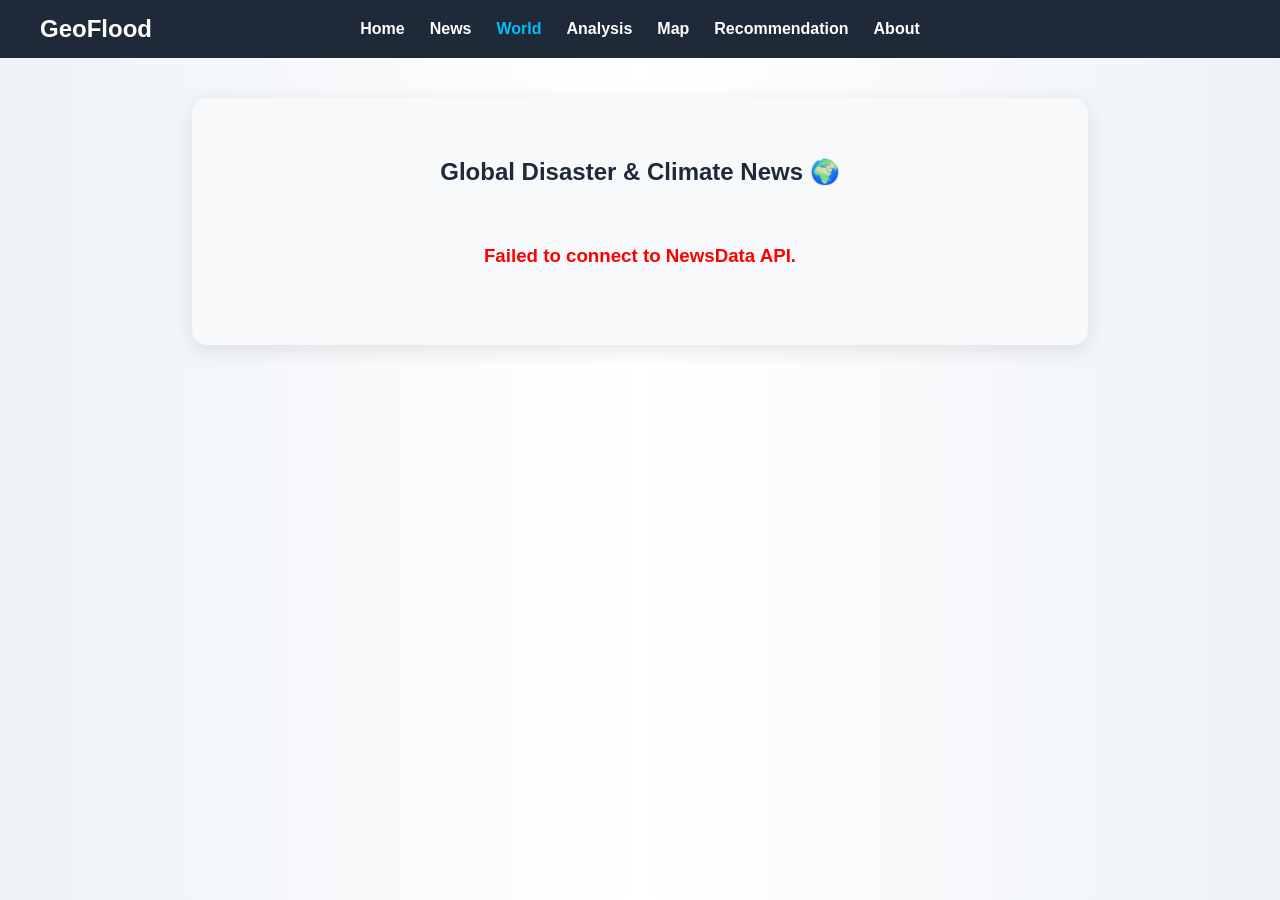
<file: pages/world.html>
<!DOCTYPE html>
<html lang="en">
<head>
    <meta charset="UTF-8">
    <title>World News</title>

    <!-- CSS -->
    <link rel="stylesheet" href="../css/style.css">
</head>

<body>

<!-- NAVBAR -->
<nav class="navbar">
  <h2 class="logo">GeoFlood</h2>
  <ul class="menu">
    <li><a href="../index.html">Home</a></li>
    <li><a href="news.html">News</a></li>
    <li><a href="world.html">World</a></li>
    <li><a href="analysis.html">Analysis</a></li>
    <li><a href="map.html">Map</a></li>
    <li><a href="recommendation.html">Recommendation</a></li>
    <li><a href="about.html">About</a></li>
  </ul>
</nav>

<!-- CONTENT -->
<section class="news-wrapper">
    <div class="news-container">

        <h1 class="title">Global Disaster & Climate News 🌍</h1>

        <!-- TEMPAT JS MASUKKAN BERITA -->
        <div id="news"></div>

    </div>
</section>

<!-- JS WORLD NEWS -->
<script src="../js/world.js"></script>

<!-- ACTIVE MENU FIX -->
<script>
const currentPage = window.location.pathname.split("/").pop();

document.querySelectorAll(".menu a").forEach(link => {
    link.classList.toggle("active", link.getAttribute("href") === currentPage);
});
</script>

</body>
</html>
</file>
<file: css/style.css>
/* ================= RESET ================= */

*{
    box-sizing:border-box;
}


body {

    margin:0;

    font-family:Arial, sans-serif;

    background:linear-gradient(
        to right,
        #eef2f7,
        #ffffff,
        #eef2f7
    );

}



/* ================= NAVBAR ================= */


.navbar {

    display:grid;

    grid-template-columns:1fr auto 1fr;

    align-items:center;

    background:#1e2a38;

    padding:15px 40px;

}



.logo {

    color:white;

    margin:0;

    justify-self:start;

}



.menu {

    list-style:none;

    display:flex;

    gap:25px;

    justify-self:center;

    margin:0;

    padding:0;

}



.menu li{

    list-style:none;

}



.menu a {

    color:white;

    text-decoration:none;

    font-weight:bold;

    transition:0.3s;

}



.menu a:hover,

.menu a.active {

    color:#00bfff;

}





/* ================= HERO ================= */


.hero {


    height:90vh;

    display:flex;

    justify-content:center;

    align-items:center;

    background:url("globe.png") no-repeat center;

    background-size:cover;

    position:relative;


}



.hero::before {


    content:"";

    position:absolute;

    inset:0;

    background:rgba(0,0,0,0.3);


}



.hero-content {


    position:relative;

    z-index:1;

    text-align:center;


}



.hero .title {


    font-size:48px;

    color:white;

    animation:slideDown 1.2s ease;


}



.hero .subtitle {


    font-size:20px;

    color:white;


}




@keyframes slideDown {


from{

transform:translateY(-200px);

opacity:0;

}



to{

transform:translateY(0);

opacity:1;

}


}



/* ================= NEWS PAGE ================= */


.news-wrapper{

    display:flex;

    justify-content:center;

}



.news-container{


    width:70%;

    max-width:1000px;

    background:#f8f9fb;

    padding:40px;

    border-radius:15px;

    margin:40px 0;

    box-shadow:0 5px 20px rgba(0,0,0,0.1);


}


.title{

    text-align:center;

    color:#1e2a38;

}


.news-block{


    display:flex;

    gap:20px;

    background:white;

    padding:20px;

    border-radius:12px;

    margin-bottom:30px;

    align-items:center;


}



.news-block img{


    width:250px;

    height:150px;

    object-fit:cover;

    border-radius:10px;


}


.news-text{

    flex:1;

}


.news-text h2{

    color:#1e2a38;

}



.news-text a{


    color:#007bff;

    text-decoration:none;

    font-weight:bold;


}



/* ================= SHOWCASE ================= */


.showcase{


    background:#e9ecef;

    padding:80px 70px;


}




.showcase-container{


    display:flex;

    gap:30px;

    justify-content:center;

    flex-wrap:wrap;


}




.showcase-card{


    width:400px;

    background:white;

    border-radius:12px;

    overflow:hidden;

    box-shadow:0 5px15px rgba(0,0,0,0.1);


}




.showcase-card img{


    width:100%;

    height:250px;

    object-fit:cover;


}





/* ================= NORTH ARROW ================= */


#map{


    height:calc(100vh - 100px);

    position:relative;


}




.north-arrow{


    position:absolute;

    top:20px;

    right:25px;

    width:130px;

    height:130px;

    z-index:2000;


}





/* ================================================= */
/* ================= ANALYSIS DASHBOARD ============ */
/* ================================================= */

.dashboard{

    display:flex;

    flex-direction:column;

    gap: 50px;

    padding:40px;

    width:100%;

}


/* KEEP EACH ANALYSIS SIDE BY SIDE */

.analysis-section{

    display:flex;

    flex-direction:row;

    justify-content:center;

    align-items:stretch;

    gap:40px;

    width:100%;

    margin-bottom:20px;

}


/* ================= CHART CARD ================= */

.card{

    background:white;

    width:500px;

    min-width:500px;

    padding:30px;

    border-radius:15px;

    box-shadow:
    0 5px 15px rgba(0,0,0,0.2);

    display:flex;

    flex-direction:column;

    justify-content:flex-start;

}


.card h2{

    text-align:center;

    color:#1e2a38;

    margin-bottom:25px;

}


/* Chart Size */

#analysisChart,

#pieChart{

    width:100% !important;

    height:350px !important;

}

/* ================= INFORMATION CARD ================= */

.info-card{

    background:white;

    width:700px;

    min-width:700px;

    padding:30px;

    border-radius:15px;

    box-shadow:
    0 5px 15px rgba(0,0,0,0.2);

    line-height:1.7;

    display:flex;

    flex-direction:column;

    justify-content:flex-start;

}


.info-card h2{

    color:#1e2a38;

    margin-top:0;

    margin-bottom:20px;

}


/* ================= TEXT + CLASSIFICATION ================= */

.info-layout{

    display:grid;

    grid-template-columns:1fr 260px;

    gap:30px;

    flex:1;

}


.info-text{

    padding-right:20px;

}


.info-text p{

    margin-top:0;

    margin-bottom:22px;

}


.risk-section{

    border-left:2px solid #ddd;

    padding-left:30px;

}


.risk-section h3{

    margin-top:0;

    color:#1e2a38;

}


.risk-list{

    display:flex;

    flex-direction:column;

    gap:22px;

    padding:0;

    margin-top:25px;

}


.risk-list li{

    list-style:none;

    display:flex;

    align-items:center;

    font-size:16px;

    font-weight:bold;

}


.risk-list span{

    display:inline-block;

    flex-shrink:0;

}


@media(max-width:1200px){

.analysis-section{

    flex-direction:column;

    align-items:center;

}

.card,
.info-card{

    width:90%;
    min-width:auto;

}

}

@media(max-width:700px){

.navbar{

    grid-template-columns:1fr;

    gap:20px;

    text-align:center;

}

.menu{

    flex-wrap:wrap;

    justify-content:center;

}

.info-layout{

    grid-template-columns:1fr;

}

.risk-section{

    border-left:none;

    border-top:2px solid #ddd;

    padding-left:0;

    padding-top:20px;

}

}
/* =======================================================
   DISTRICT ANALYSIS
======================================================= */

.district-analysis{

    width:95%;
    max-width:1600px;
    margin:80px auto;

}

.district-title{

    text-align:center;
    font-size:40px;
    font-weight:bold;
    color:#1e2a38;
    margin-bottom:60px;

}

.district-wrapper{

    margin-bottom:90px;

}

/* ================= CARD ================= */

.district-card{

    display:flex;
    align-items:center;
    background:#fff;
    border-radius:22px;
    overflow:hidden;
    box-shadow:0 15px 40px rgba(0,0,0,.12);
    transition:.35s;
    min-height:560px;

}

.district-card:hover{

    transform:translateY(-8px);

}

/* ================= IMAGE ================= */

.district-image{

    width:45%;
    height:560px;
    overflow:hidden;

}

.district-image img{

    width:100%;
    height:100%;
    object-fit:cover;
    display:block;

}

/* ================= CONTENT ================= */

.district-content{

    width:55%;
    padding:45px;

}

.district-content h2{

    font-size:38px;
    color:#1e2a38;
    margin-top:10px;
    margin-bottom:25px;

}

.district-content h3{

    margin-top:30px;
    margin-bottom:15px;
    color:#1e2a38;

}

.district-content p{

    font-size:18px;
    line-height:1.9;
    text-align:justify;
    color:#444;

}

/* ================= BADGE ================= */

.badge{

    display:inline-block;
    padding:10px 25px;
    border-radius:50px;
    color:white;
    font-weight:bold;
    font-size:15px;
    margin-bottom:20px;

}

.badge.veryhigh{
    background:#FF0000;
    color:white;
}

.badge.high{
    background:#FFAA00;
    color:white;
}

.badge.moderate{
    background:#FFFF00;
    color:black;
}

.badge.low{
    background:#AAFF00;
    color:black;
}

.badge.verylow{
    background:#55FF00;
    color:black;
}


/* ================= FACTOR TABLE ================= */

.factor-table{

    width:100%;
    border-collapse:collapse;
    margin-top:20px;

}

.factor-table th{

    background:#1e2a38;
    color:white;
    padding:14px;

}

.factor-table td{

    padding:14px;
    border:1px solid #ddd;

}

.factor-table tr:nth-child(even){

    background:#f5f5f5;

}

/* ================= EVIDENCE ================= */

.evidence{

    margin-top:20px;

}

.evidence li{

    margin-bottom:12px;
    line-height:1.8;
    color:#444;

}

/* ================= REFERENCE ================= */

.reference{

    margin-top:30px;
    background:#eef5fb;
    padding:18px;
    border-left:5px solid #2196F3;
    border-radius:10px;
    font-size:15px;
    line-height:1.7;

}

/* ================= BUTTON ================= */

.next-btn{

    margin-top:35px;
    padding:14px 28px;
    background:#1e2a38;
    color:white;
    border:none;
    border-radius:10px;
    cursor:pointer;
    font-size:15px;
    font-weight:bold;
    transition:.3s;

}

.next-btn:hover{

    background:#0099cc;
    transform:translateY(-3px);

}

/* =======================================================
   FLOOD ANALYSIS CARD
======================================================= */

.flood-card{

    display:none;
    flex-direction:column;
    padding:50px;

}

/* Analysis Title */

.analysis-title{

    font-size:42px;
    margin-bottom:55px;

}
/* Main Layout */

.analysis-layout{

    display:grid;

    grid-template-columns:380px 1fr;

    gap:45px;

    align-items:start;

}

.left-panel{

    position:sticky;
    top:30px;
    align-self:start;

}
/* =====================================================
   FLOOD SUMMARY CARD
===================================================== */

.summary-card{

    background:#fff;
    border-radius:18px;
    padding:25px;
    box-shadow:0 8px 25px rgba(0,0,0,.12);

}

.summary-card h3{

    margin:0 0 25px;
    text-align:center;
    color:#1e2a38;
    font-size:24px;

}

#klangChart{

    display:block;

    width:100% !important;

    height:300px !important;

}

.summary-info{

    margin-top:30px;

}

.summary-item{

    display:flex;
    justify-content:space-between;
    align-items:center;

    padding:12px 15px;

    background:#f7f8fa;

    border-radius:10px;

    margin-bottom:12px;

}

.summary-item:last-child{

    margin-bottom:0;

}

.summary-item .label{

    color:#555;
    font-weight:600;

}

.summary-item .value{

    font-weight:bold;
    color:#1e2a38;

}

.summary-item .high{

    color:#ff9800;

}

.right-panel{

    display:flex;
    flex-direction:column;

    padding:0 10px;

}


/* Description */

.right-panel h3{

    margin-top:35px;
    margin-bottom:12px;
    font-size:24px;
    color:#1e2a38;

}

.right-panel p{

    font-size:17px;
    line-height:2;
    color:#555;
    text-align:justify;

}
.right-panel strong{

    color:#0d47a1;

}


/* Buttons */

.analysis-buttons{

    display:flex;
    gap:20px;
    margin-top:45px;

}
.analysis-buttons button{

    min-width:180px;

}

.map-btn,
.back-btn{

    padding:14px 28px;
    border:none;
    border-radius:10px;
    cursor:pointer;
    font-size:15px;
    font-weight:bold;
    transition:.3s;

}

.map-btn{

    background:#2196F3;
    color:white;

}

.map-btn:hover{

    background:#1976D2;

}

.back-btn{

    background:#1e2a38;
    color:white;

}

.back-btn:hover{

    background:#0099cc;

}

/* District Heading */

.district-heading{

    text-align:center;
    font-size:36px;
    color:#1e2a38;
    margin-bottom:35px;

}

/* Animation */

.overview-card{

    animation:fadeIn .5s;

}

.flood-card{

    animation:fadeIn .5s;

}

@keyframes fadeIn{

    from{

        opacity:0;
        transform:translateY(20px);

    }

    to{

        opacity:1;
        transform:translateY(0);

    }

}

/* ================= RESPONSIVE ================= */

@media(max-width:1200px){

    .district-card{

        flex-direction:column;

    }

    .district-image{

        width:100%;
        height:420px;

    }

    .district-content{

        width:100%;

    }

    .analysis-layout{

        grid-template-columns:1fr;

    }
    .summary-card{
    padding:30px;
    min-height:420px;
}

}

@media(max-width:768px){

    .district-title{

        font-size:30px;

    }

    .district-heading{

        font-size:26px;

    }

    .district-content{

        padding:30px;

    }

    .district-content h2{

        font-size:28px;

    }

    .district-content p{

        font-size:16px;

    }
    .analysis-title{

    font-size:30px;}   
    
    
    .analysis-buttons{

    flex-direction:column;

}

}

/* =========================================================
   DISTRICT ANALYSIS HEADER
========================================================= */

.district-analysis-header{
    width:100%;
    background:linear-gradient(135deg, #2f4256, #3b536d);
    padding:25px 20px;
    margin:0 0 60px;
    text-align:center;
    border-radius:12px;
    box-shadow:0 8px 20px rgba(0,0,0,0.15);
}

.district-title{
    margin:0;
    color:#ffffff;
    font-size:2.8rem;
    font-weight:700;
    letter-spacing:0.5px;
}

/* ===========================================================
   RECOMMENDATION
=========================================================== */

.recommendation{

    padding:100px 8%;
    background:linear-gradient(180deg,#eef7ff,#ffffff);

}

.recommendation-title{

    text-align:center;
    margin-bottom:70px;

}

.recommendation-subtitle{

    color:#1f78ff;
    font-size:15px;
    letter-spacing:2px;
    font-weight:600;
    text-transform:uppercase;

}

.recommendation-title h1{

    font-size:48px;
    margin:18px 0;
    color:#0b3058;

}

.recommendation-title p{

    width:70%;
    margin:auto;
    color:#666;
    line-height:1.9;
    font-size:17px;

}

.recommendation-container{

    display:grid;
    grid-template-columns:repeat(auto-fit,minmax(320px,1fr));
    gap:35px;

}

.recommend-card{

    background:#fff;
    padding:35px;
    border-radius:25px;
    box-shadow:0 10px 30px rgba(0,0,0,.08);
    transition:.4s;
    position:relative;
    overflow:hidden;

}

.recommend-card::before{

    content:'';
    position:absolute;
    top:0;
    left:0;
    width:100%;
    height:8px;

}

.very-high::before{

    background:#d32f2f;

}

.high::before{

    background:#ff9800;

}

.moderate::before{

    background:#fbc02d;

}

.low::before{

    background:#AAFF00;

}

.very-low::before{

    background:#55FF00;

}

.recommend-card:hover{

    transform:translateY(-10px);
    box-shadow:0 20px 40px rgba(0,0,0,.12);

}
/* ===========================================================
   RISK CIRCLE
=========================================================== */

.risk-circle{

    width:75px;
    height:75px;

    display:flex;
    justify-content:center;
    align-items:center;

    border-radius:50%;

    margin-bottom:25px;

}

/* Background Circle */

.red{

    background:#FDECEC;

}

.orange{

    background:#FFF3E0;

}

.yellow{

    background:#FFFDE7;

}

.green{

    background:#F4FFE3;

}

.blue{

    background:#E9FFE2;

}

/* ===========================================================
   RISK DOT
=========================================================== */

.risk-dot{

    width:20px;
    height:20px;

    border-radius:50%;

    display:block;

    flex-shrink:0;

}

/* Very High */

.highest-dot{

    background:#FF0000;

    box-shadow:0 0 15px rgba(255,0,0,.45);

}

/* High */

.high-dot{

    background:#FFAA00;

    box-shadow:0 0 15px rgba(255,170,0,.45);

}

/* Moderate */

.moderate-dot{

    background:#FFFF00;

    box-shadow:0 0 15px rgba(255,255,0,.45);

}

/* Low */

.low-dot{

    background:#AAFF00;

    box-shadow:0 0 15px rgba(170,255,0,.55);

}

/* Very Low */

.verylow-dot{

    background:#55FF00;

    box-shadow:0 0 15px rgba(85,255,0,.55);

}

.recommend-card h2{

    color:#0b3058;
    margin-bottom:20px;

}

.recommend-card ul{

    padding-left:20px;

}

.recommend-card li{

    margin-bottom:12px;
    line-height:1.8;
    color:#555;

}

@media(max-width:768px){

.recommendation-title h1{

    font-size:34px;

}

.recommendation-title p{

    width:100%;

}

}
/* ===========================================================
   FLOOD EMERGENCY CHECKLIST
=========================================================== */

.checklist-section{

    margin-top:100px;

}

.checklist-title{

    text-align:center;
    margin-bottom:60px;

}

.checklist-subtitle{

    color:#2E86DE;
    font-size:15px;
    font-weight:600;
    text-transform:uppercase;
    letter-spacing:2px;

}

.checklist-title h2{

    font-size:40px;
    color:#123A6D;
    margin:15px 0;

}

.checklist-title p{

    max-width:750px;
    margin:auto;

    color:#666;
    line-height:1.8;

}

.checklist-container{

    display:grid;

    grid-template-columns:repeat(auto-fit,minmax(250px,1fr));

    gap:30px;

}

.check-item{

    background:#fff;

    border-radius:20px;

    padding:35px;

    text-align:center;

    box-shadow:0 15px 35px rgba(0,0,0,.08);

    transition:.35s;

}

.check-item:hover{

    transform:translateY(-8px);

}

.check-icon{

    width:80px;
    height:80px;

    margin:auto auto 25px;

    border-radius:50%;

    display:flex;
    justify-content:center;
    align-items:center;

    font-size:38px;

    background:#EAF4FF;

}

.check-item h3{

    color:#123A6D;

    margin-bottom:15px;

}

.check-item p{

    color:#666;

    line-height:1.7;

}
/* ===========================================================
   FLOOD SAFETY GUIDELINES
=========================================================== */

.safety-section{

    margin-top:110px;

}

.safety-title{

    text-align:center;

    margin-bottom:60px;

}

.safety-subtitle{

    color:#2E86DE;

    font-size:15px;

    font-weight:600;

    letter-spacing:2px;

    text-transform:uppercase;

}

.safety-title h2{

    font-size:40px;

    color:#123A6D;

    margin:15px 0;

}

.safety-title p{

    max-width:760px;

    margin:auto;

    color:#666;

    line-height:1.8;

}

.safety-container{

    display:grid;

    grid-template-columns:repeat(auto-fit,minmax(320px,1fr));

    gap:35px;

}

.safety-card{

    background:#fff;

    border-radius:22px;

    padding:35px;

    box-shadow:0 15px 35px rgba(0,0,0,.08);

    transition:.35s;

    position:relative;

    overflow:hidden;

}

.safety-card:hover{

    transform:translateY(-8px);

}

.before{

    border-top:6px solid #3498DB;

}

.during{

    border-top:6px solid #F39C12;

}

.after{

    border-top:6px solid #2ECC71;

}

.phase-icon{

    width:75px;

    height:75px;

    border-radius:50%;

    display:flex;

    justify-content:center;

    align-items:center;

    font-size:34px;

    background:#EDF6FF;

    margin-bottom:25px;

}

.safety-card h3{

    color:#123A6D;

    margin-bottom:20px;

    font-size:30px;

}

.safety-card ul{

    padding-left:20px;

}

.safety-card li{

    margin-bottom:14px;

    color:#555;

    line-height:1.7;

}
/* ===========================================================
   EMERGENCY CONTACTS
=========================================================== */

.contact-section{

    margin-top:110px;
    margin-bottom:100px;

}

.contact-title{

    text-align:center;
    margin-bottom:60px;

}

.contact-subtitle{

    color:#2E86DE;
    font-size:15px;
    font-weight:600;
    letter-spacing:2px;
    text-transform:uppercase;

}

.contact-title h2{

    font-size:40px;
    color:#123A6D;
    margin:15px 0;

}

.contact-title p{

    max-width:760px;
    margin:auto;
    color:#666;
    line-height:1.8;

}

.contact-container{

    display:grid;
    grid-template-columns:repeat(auto-fit,minmax(280px,1fr));
    gap:30px;

}

.contact-card{

    background:#fff;
    border-radius:20px;
    padding:35px;
    text-align:center;

    box-shadow:0 15px 35px rgba(0,0,0,.08);

    transition:.35s;

    border-top:5px solid #2E86DE;

}

.contact-card:hover{

    transform:translateY(-8px);

}

.contact-icon{

    width:80px;
    height:80px;

    margin:auto auto 25px;

    border-radius:50%;

    background:#EAF4FF;

    display:flex;
    justify-content:center;
    align-items:center;

    font-size:38px;

}

.contact-card h3{

    color:#123A6D;
    margin-bottom:8px;

}

.contact-card h4{

    color:#2E86DE;
    margin-bottom:15px;
    font-size:20px;

}

.contact-card p{

    color:#666;
    line-height:1.7;

}
/* ===========================================================
   FLOOD WARNING LEVELS
=========================================================== */

.warning-section{

    margin-top:110px;
    margin-bottom:100px;

}

.warning-title{

    text-align:center;
    margin-bottom:60px;

}

.warning-subtitle{

    color:#2E86DE;
    font-size:15px;
    font-weight:600;
    letter-spacing:2px;
    text-transform:uppercase;

}

.warning-title h2{

    font-size:40px;
    color:#123A6D;
    margin:15px 0;

}

.warning-title p{

    max-width:760px;
    margin:auto;
    color:#666;
    line-height:1.8;

}

.warning-container{

    display:grid;
    grid-template-columns:repeat(auto-fit,minmax(250px,1fr));
    gap:30px;

}

.warning-card{

    background:#fff;
    border-radius:20px;
    padding:35px;
    text-align:center;
    box-shadow:0 15px 35px rgba(0,0,0,.08);
    transition:.35s;

}

.warning-card:hover{

    transform:translateY(-8px);

}

.warning-icon{

    font-size:50px;
    margin-bottom:20px;

}

.normal{

    border-top:6px solid #55FF00;

}

.alert{

    border-top:6px solid #FFD600;

}

.warning{

    border-top:6px solid #FF9800;

}

.danger{

    border-top:6px solid #F44336;

}

.warning-card h3{

    color:#123A6D;
    margin-bottom:15px;

}

.warning-card p{

    color:#666;
    line-height:1.7;

}
/* ===========================================================
   FLOOD PREPAREDNESS TIPS
=========================================================== */

.tips-section{

    margin-top:110px;
    margin-bottom:100px;

}

.tips-title{

    text-align:center;
    margin-bottom:60px;

}

.tips-subtitle{

    color:#2E86DE;
    font-size:15px;
    font-weight:600;
    text-transform:uppercase;
    letter-spacing:2px;

}

.tips-title h2{

    font-size:40px;
    color:#123A6D;
    margin:15px 0;

}

.tips-title p{

    max-width:760px;
    margin:auto;
    color:#666;
    line-height:1.8;

}

.tips-container{

    display:grid;
    grid-template-columns:repeat(auto-fit,minmax(250px,1fr));
    gap:25px;

}

.tip-card{

    background:#ffffff;
    border-radius:18px;
    padding:30px;

    text-align:center;

    box-shadow:0 10px 25px rgba(0,0,0,.08);

    transition:.3s;

}

.tip-card:hover{

    transform:translateY(-8px);

}

.tip-icon{

    font-size:40px;
    margin-bottom:18px;

}

.tip-card h3{

    color:#123A6D;
    margin-bottom:12px;

}

.tip-card p{

    color:#666;
    line-height:1.7;

}
/* ===========================================================
   FLOOD RESPONSE FLOW
=========================================================== */

.flow-section{

    margin:110px 0;

}

.flow-title{

    text-align:center;
    margin-bottom:60px;

}

.flow-subtitle{

    color:#2E86DE;
    font-size:15px;
    font-weight:600;
    letter-spacing:2px;
    text-transform:uppercase;

}

.flow-title h2{

    font-size:40px;
    color:#123A6D;
    margin:15px 0;

}

.flow-title p{

    max-width:760px;
    margin:auto;
    color:#666;
    line-height:1.8;

}

.flow-container{

    max-width:900px;
    margin:auto;

}

.flow-step{

    background:#fff;
    border-left:6px solid #2E86DE;
    border-radius:16px;
    padding:25px 30px;
    box-shadow:0 10px 25px rgba(0,0,0,.08);

}

.flow-icon{

    font-size:36px;
    margin-bottom:10px;

}

.flow-step h3{

    color:#123A6D;
    margin-bottom:10px;

}

.flow-step p{

    color:#666;

}

.flow-arrow{

    text-align:center;
    font-size:38px;
    color:#2E86DE;
    margin:18px 0;

}
/* ===========================================================
   CLIMATE CHANGE & FLOOD AWARENESS
=========================================================== */

.awareness-section{

    margin:110px 0;

}

.awareness-title{

    text-align:center;
    margin-bottom:60px;

}

.awareness-subtitle{

    color:#2E86DE;
    font-size:15px;
    font-weight:600;
    letter-spacing:2px;
    text-transform:uppercase;

}

.awareness-title h2{

    font-size:40px;
    color:#123A6D;
    margin:15px 0;

}

.awareness-title p{

    max-width:780px;
    margin:auto;
    color:#666;
    line-height:1.8;

}

.awareness-container{

    display:grid;
    grid-template-columns:repeat(auto-fit,minmax(280px,1fr));
    gap:30px;

}

.awareness-card{

    background:#fff;
    border-radius:20px;
    padding:35px;
    text-align:center;
    box-shadow:0 15px 35px rgba(0,0,0,.08);
    transition:.35s;

}

.awareness-card:hover{

    transform:translateY(-8px);

}

.awareness-icon{

    font-size:45px;
    margin-bottom:20px;

}

.awareness-card h3{

    color:#123A6D;
    margin-bottom:15px;

}

.awareness-card p{

    color:#666;
    line-height:1.7;

}
/* ===========================================================
   FLOOD PREVENTION BEST PRACTICES
=========================================================== */

.practice-section{

    margin:110px 0;

}

.practice-title{

    text-align:center;

    margin-bottom:60px;

}

.practice-subtitle{

    color:#2E86DE;

    font-size:15px;

    font-weight:600;

    letter-spacing:2px;

    text-transform:uppercase;

}

.practice-title h2{

    font-size:40px;

    color:#123A6D;

    margin:15px 0;

}

.practice-title p{

    max-width:780px;

    margin:auto;

    color:#666;

    line-height:1.8;

}

.practice-container{

    display:grid;

    grid-template-columns:repeat(auto-fit,minmax(280px,1fr));

    gap:30px;

}

.practice-card{

    background:#fff;

    border-radius:20px;

    padding:35px;

    text-align:center;

    box-shadow:0 15px 35px rgba(0,0,0,.08);

    transition:.35s;

}

.practice-card:hover{

    transform:translateY(-8px);

}

.practice-icon{

    font-size:46px;

    margin-bottom:20px;

}

.practice-card h3{

    color:#123A6D;

    margin-bottom:15px;

}

.practice-card p{

    color:#666;

    line-height:1.7;

}
/* ===========================================================
   SAFE EVACUATION GUIDE
=========================================================== */

.evacuation-section{

    margin:110px 0;

}

.evacuation-title{

    text-align:center;
    margin-bottom:60px;

}

.evacuation-subtitle{

    color:#2E86DE;
    font-size:15px;
    font-weight:600;
    letter-spacing:2px;
    text-transform:uppercase;

}

.evacuation-title h2{

    font-size:40px;
    color:#123A6D;
    margin:15px 0;

}

.evacuation-title p{

    max-width:760px;
    margin:auto;
    color:#666;
    line-height:1.8;

}

.evacuation-container{

    display:grid;

    grid-template-columns:repeat(auto-fit,minmax(320px,1fr));

    gap:30px;

}

.evacuation-card{

    background:#fff;

    border-radius:20px;

    padding:35px;

    box-shadow:0 15px 35px rgba(0,0,0,.08);

    transition:.35s;

    border-top:6px solid #2E86DE;

}

.evacuation-card:hover{

    transform:translateY(-8px);

}

.evacuation-icon{

    width:80px;
    height:80px;

    margin:auto auto 25px;

    border-radius:50%;

    display:flex;
    justify-content:center;
    align-items:center;

    background:#EAF4FF;

    font-size:40px;

}

.evacuation-card h3{

    color:#123A6D;

    text-align:center;

    margin-bottom:20px;

}

.evacuation-card ul{

    padding-left:20px;

}

.evacuation-card li{

    margin-bottom:12px;

    color:#555;

    line-height:1.8;

}
/* ===========================================================
   FLOOD MYTHS VS FACTS
=========================================================== */

.myth-section{

    margin:110px 0;

}

.myth-title{

    text-align:center;

    margin-bottom:60px;

}

.myth-subtitle{

    color:#2E86DE;

    font-size:15px;

    font-weight:600;

    letter-spacing:2px;

    text-transform:uppercase;

}

.myth-title h2{

    font-size:40px;

    color:#123A6D;

    margin:15px 0;

}

.myth-title p{

    max-width:760px;

    margin:auto;

    color:#666;

    line-height:1.8;

}

.myth-container{

    display:grid;

    grid-template-columns:repeat(auto-fit,minmax(300px,1fr));

    gap:30px;

}

.myth-card{

    background:#fff;

    border-radius:20px;

    padding:30px;

    box-shadow:0 15px 35px rgba(0,0,0,.08);

    transition:.35s;

}

.myth-card:hover{

    transform:translateY(-8px);

}

.myth-icon{

    font-size:40px;

    margin-bottom:15px;

}

.myth-card h3{

    color:#E53935;

    margin-bottom:15px;

}

.myth-card p{

    color:#555;

    line-height:1.8;

}

.fact-box{

    margin-top:25px;

    padding:20px;

    background:#F4FFF4;

    border-left:5px solid #2ECC71;

    border-radius:12px;

}

.fact-icon{

    font-size:28px;

    margin-bottom:10px;

}

.fact-box h4{

    color:#2ECC71;

    margin-bottom:10px;

}

.fact-box p{

    color:#555;

}
/* ===========================================================
   FAMILY EMERGENCY PLAN
=========================================================== */

.family-section{

    margin:110px 0;

}

.family-title{

    text-align:center;

    margin-bottom:60px;

}

.family-subtitle{

    color:#2E86DE;

    font-size:15px;

    font-weight:600;

    letter-spacing:2px;

    text-transform:uppercase;

}

.family-title h2{

    font-size:40px;

    color:#123A6D;

    margin:15px 0;

}

.family-title p{

    max-width:760px;

    margin:auto;

    color:#666;

    line-height:1.8;

}

.family-container{

    max-width:750px;

    margin:auto;

}

.family-card{

    background:#fff;

    border-radius:20px;

    padding:45px;

    box-shadow:0 15px 35px rgba(0,0,0,.08);

}

.family-item{

    display:flex;

    align-items:center;

    gap:25px;

    margin-bottom:30px;

}

.family-icon{

    font-size:36px;

}

.family-item h3{

    color:#123A6D;

    margin-bottom:10px;

}

.family-line{

    width:350px;

    border-bottom:2px dashed #BDBDBD;

}

.family-check{

    display:flex;

    justify-content:space-between;

    padding:18px 0;

    border-top:1px solid #EEEEEE;

    font-size:17px;

}

.check-yes{

    color:#2ECC71;

    font-weight:bold;

}
/* ===========================================================
   VEHICLE FLOOD SAFETY
=========================================================== */

.vehicle-section{

    margin:110px 0;

}

.vehicle-title{

    text-align:center;

    margin-bottom:60px;

}

.vehicle-subtitle{

    color:#2E86DE;

    font-size:15px;

    font-weight:600;

    letter-spacing:2px;

    text-transform:uppercase;

}

.vehicle-title h2{

    font-size:40px;

    color:#123A6D;

    margin:15px 0;

}

.vehicle-title p{

    max-width:760px;

    margin:auto;

    color:#666;

    line-height:1.8;

}

.vehicle-container{

    display:grid;

    grid-template-columns:repeat(auto-fit,minmax(280px,1fr));

    gap:30px;

}

.vehicle-card{

    background:#fff;

    border-radius:20px;

    padding:35px;

    text-align:center;

    box-shadow:0 15px 35px rgba(0,0,0,.08);

    transition:.35s;

}

.vehicle-card:hover{

    transform:translateY(-8px);

}

.vehicle-icon{

    width:80px;
    height:80px;

    margin:auto auto 20px;

    border-radius:50%;

    display:flex;

    justify-content:center;

    align-items:center;

    background:#EDF6FF;

    font-size:38px;

}

.vehicle-card h3{

    color:#123A6D;

    margin-bottom:15px;

}

.vehicle-card p{

    color:#666;

    line-height:1.7;

}
/* ===========================================================
   FLOOD HEALTH & HYGIENE
=========================================================== */

.health-section{

    margin:110px 0;

}

.health-title{

    text-align:center;

    margin-bottom:60px;

}

.health-subtitle{

    color:#2E86DE;

    font-size:15px;

    font-weight:600;

    text-transform:uppercase;

    letter-spacing:2px;

}

.health-title h2{

    font-size:40px;

    color:#123A6D;

    margin:15px 0;

}

.health-title p{

    max-width:760px;

    margin:auto;

    color:#666;

    line-height:1.8;

}

.health-container{

    display:grid;

    grid-template-columns:repeat(auto-fit,minmax(280px,1fr));

    gap:30px;

}

.health-card{

    background:#fff;

    border-radius:20px;

    padding:35px;

    text-align:center;

    box-shadow:0 15px 35px rgba(0,0,0,.08);

    transition:.35s;

}

.health-card:hover{

    transform:translateY(-8px);

}

.health-icon{

    width:80px;

    height:80px;

    margin:auto auto 20px;

    border-radius:50%;

    display:flex;

    justify-content:center;

    align-items:center;

    background:#EDF8FF;

    font-size:40px;

}

.health-card h3{

    color:#123A6D;

    margin-bottom:15px;

}

.health-card p{

    color:#666;

    line-height:1.7;

}
/* ===========================================================
   HOME PROTECTION MEASURES
=========================================================== */

.home-section{

    margin:110px 0;

}

.home-title{

    text-align:center;
    margin-bottom:60px;

}

.home-subtitle{

    color:#2E86DE;
    font-size:15px;
    font-weight:600;
    letter-spacing:2px;
    text-transform:uppercase;

}

.home-title h2{

    font-size:40px;
    color:#123A6D;
    margin:15px 0;

}

.home-title p{

    max-width:760px;
    margin:auto;
    color:#666;
    line-height:1.8;

}

.home-container{

    display:grid;
    grid-template-columns:repeat(auto-fit,minmax(280px,1fr));
    gap:30px;

}

.home-card{

    background:#fff;
    border-radius:20px;
    padding:35px;
    text-align:center;

    box-shadow:0 15px 35px rgba(0,0,0,.08);

    transition:.35s;

}

.home-card:hover{

    transform:translateY(-8px);

}

.home-icon{

    width:80px;
    height:80px;

    margin:auto auto 20px;

    border-radius:50%;

    background:#EDF7FF;

    display:flex;
    justify-content:center;
    align-items:center;

    font-size:40px;

}

.home-card h3{

    color:#123A6D;
    margin-bottom:15px;

}

.home-card p{

    color:#666;
    line-height:1.7;

}
/* ===========================================================
   CHILDREN FLOOD SAFETY
=========================================================== */

.children-section{

    margin:110px 0;

}

.children-title{

    text-align:center;
    margin-bottom:60px;

}

.children-subtitle{

    color:#2E86DE;
    font-size:15px;
    font-weight:600;
    text-transform:uppercase;
    letter-spacing:2px;

}

.children-title h2{

    font-size:40px;
    color:#123A6D;
    margin:15px 0;

}

.children-title p{

    max-width:760px;
    margin:auto;
    color:#666;
    line-height:1.8;

}

.children-container{

    display:grid;
    grid-template-columns:repeat(auto-fit,minmax(280px,1fr));
    gap:30px;

}

.children-card{

    background:#fff;
    border-radius:20px;
    padding:35px;
    text-align:center;
    box-shadow:0 15px 35px rgba(0,0,0,.08);
    transition:.35s;

}

.children-card:hover{

    transform:translateY(-8px);

}

.children-icon{

    width:80px;
    height:80px;
    margin:auto auto 20px;

    border-radius:50%;
    background:#FFF4E5;

    display:flex;
    justify-content:center;
    align-items:center;

    font-size:38px;

}

.children-card h3{

    color:#123A6D;
    margin-bottom:15px;

}

.children-card p{

    color:#666;
    line-height:1.7;

}
/* ===========================================================
   ELDERLY FLOOD SAFETY
=========================================================== */

.elderly-section{

    margin:110px 0;

}

.elderly-title{

    text-align:center;
    margin-bottom:60px;

}

.elderly-subtitle{

    color:#2E86DE;
    font-size:15px;
    font-weight:600;
    letter-spacing:2px;
    text-transform:uppercase;

}

.elderly-title h2{

    font-size:40px;
    color:#123A6D;
    margin:15px 0;

}

.elderly-title p{

    max-width:760px;
    margin:auto;
    color:#666;
    line-height:1.8;

}

.elderly-container{

    display:grid;
    grid-template-columns:repeat(auto-fit,minmax(280px,1fr));
    gap:30px;

}

.elderly-card{

    background:#fff;
    border-radius:20px;
    padding:35px;
    text-align:center;
    box-shadow:0 15px 35px rgba(0,0,0,.08);
    transition:.35s;

}

.elderly-card:hover{

    transform:translateY(-8px);

}

.elderly-icon{

    width:80px;
    height:80px;

    margin:auto auto 20px;

    border-radius:50%;

    background:#F6F2FF;

    display:flex;
    justify-content:center;
    align-items:center;

    font-size:40px;

}

.elderly-card h3{

    color:#123A6D;
    margin-bottom:15px;

}

.elderly-card p{

    color:#666;
    line-height:1.7;

}
/* ===========================================================
   PET SAFETY DURING FLOOD
=========================================================== */

.pet-section{

    margin:110px 0;

}

.pet-title{

    text-align:center;
    margin-bottom:60px;

}

.pet-subtitle{

    color:#2E86DE;
    font-size:15px;
    font-weight:600;
    letter-spacing:2px;
    text-transform:uppercase;

}

.pet-title h2{

    font-size:40px;
    color:#123A6D;
    margin:15px 0;

}

.pet-title p{

    max-width:760px;
    margin:auto;
    color:#666;
    line-height:1.8;

}

.pet-container{

    display:grid;
    grid-template-columns:repeat(auto-fit,minmax(280px,1fr));
    gap:30px;

}

.pet-card{

    background:#fff;
    border-radius:20px;
    padding:35px;
    text-align:center;
    box-shadow:0 15px 35px rgba(0,0,0,.08);
    transition:.35s;

}

.pet-card:hover{

    transform:translateY(-8px);

}

.pet-icon{

    width:80px;
    height:80px;
    margin:auto auto 20px;

    border-radius:50%;

    background:#FFF6E8;

    display:flex;
    justify-content:center;
    align-items:center;

    font-size:40px;

}

.pet-card h3{

    color:#123A6D;
    margin-bottom:15px;

}

.pet-card p{

    color:#666;
    line-height:1.7;

}
/* ===========================================================
   ELECTRICAL SAFETY AFTER FLOOD
=========================================================== */

.electrical-section{

    margin:110px 0;

}

.electrical-title{

    text-align:center;
    margin-bottom:60px;

}

.electrical-subtitle{

    color:#2E86DE;
    font-size:15px;
    font-weight:600;
    letter-spacing:2px;
    text-transform:uppercase;

}

.electrical-title h2{

    font-size:40px;
    color:#123A6D;
    margin:15px 0;

}

.electrical-title p{

    max-width:760px;
    margin:auto;
    color:#666;
    line-height:1.8;

}

.electrical-container{

    display:grid;
    grid-template-columns:repeat(auto-fit,minmax(280px,1fr));
    gap:30px;

}

.electrical-card{

    background:#fff;
    border-radius:20px;
    padding:35px;
    text-align:center;
    box-shadow:0 15px 35px rgba(0,0,0,.08);
    transition:.35s;

}

.electrical-card:hover{

    transform:translateY(-8px);

}

.electrical-icon{

    width:80px;
    height:80px;

    margin:auto auto 20px;

    border-radius:50%;

    background:#FFF9E6;

    display:flex;
    justify-content:center;
    align-items:center;

    font-size:40px;

}

.electrical-card h3{

    color:#123A6D;
    margin-bottom:15px;

}

.electrical-card p{

    color:#666;
    line-height:1.7;

}
/* ===========================================================
   FOOD & DRINKING WATER SAFETY
=========================================================== */

.food-section{

    margin:110px 0;

}

.food-title{

    text-align:center;
    margin-bottom:60px;

}

.food-subtitle{

    color:#2E86DE;
    font-size:15px;
    font-weight:600;
    letter-spacing:2px;
    text-transform:uppercase;

}

.food-title h2{

    font-size:40px;
    color:#123A6D;
    margin:15px 0;

}

.food-title p{

    max-width:760px;
    margin:auto;
    color:#666;
    line-height:1.8;

}

.food-container{

    display:grid;
    grid-template-columns:repeat(auto-fit,minmax(280px,1fr));
    gap:30px;

}

.food-card{

    background:#fff;
    border-radius:20px;
    padding:35px;
    text-align:center;
    box-shadow:0 15px 35px rgba(0,0,0,.08);
    transition:.35s;

}

.food-card:hover{

    transform:translateY(-8px);

}

.food-icon{

    width:80px;
    height:80px;

    margin:auto auto 20px;

    border-radius:50%;

    background:#EEF9FF;

    display:flex;
    justify-content:center;
    align-items:center;

    font-size:40px;

}

.food-card h3{

    color:#123A6D;
    margin-bottom:15px;

}

.food-card p{

    color:#666;
    line-height:1.7;

}
/* ===========================================================
   EMERGENCY GO BAG
=========================================================== */

.gobag-section{

    margin:110px 0;

}

.gobag-title{

    text-align:center;

    margin-bottom:60px;

}

.gobag-subtitle{

    color:#2E86DE;

    font-size:15px;

    font-weight:600;

    letter-spacing:2px;

    text-transform:uppercase;

}

.gobag-title h2{

    font-size:40px;

    color:#123A6D;

    margin:15px 0;

}

.gobag-title p{

    max-width:760px;

    margin:auto;

    color:#666;

    line-height:1.8;

}

.gobag-wrapper{

    background:white;

    border-radius:25px;

    padding:50px;

    box-shadow:0 20px 45px rgba(0,0,0,.08);

}

.bag-header{

    text-align:center;

    font-size:70px;

    margin-bottom:40px;

}

.bag-header h3{

    font-size:30px;

    color:#123A6D;

    margin-top:15px;

}

.bag-grid{

    display:grid;

    grid-template-columns:repeat(auto-fit,minmax(250px,1fr));

    gap:20px;

}

.bag-item{

    background:#F5FAFF;

    padding:18px 20px;

    border-radius:15px;

    font-size:18px;

    font-weight:600;

    color:#123A6D;

    transition:.3s;

}

.bag-item:hover{

    background:#2E86DE;

    color:white;

    transform:translateY(-5px);

}
/* ===========================================================
   FLOOD PREPAREDNESS TIMELINE
=========================================================== */

.timeline-section{

    margin:120px 0;

}

.timeline-title{

    text-align:center;

    margin-bottom:70px;

}

.timeline-subtitle{

    color:#2E86DE;

    font-size:15px;

    font-weight:600;

    letter-spacing:2px;

    text-transform:uppercase;

}

.timeline-title h2{

    font-size:40px;

    color:#123A6D;

    margin:15px 0;

}

.timeline-title p{

    max-width:750px;

    margin:auto;

    color:#666;

    line-height:1.8;

}

.timeline-wrapper{

    max-width:900px;

    margin:auto;

    position:relative;

}

.timeline-wrapper::before{

    content:"";

    position:absolute;

    left:30px;

    top:0;

    width:4px;

    height:100%;

    background:#2E86DE;

}

.timeline-item{

    display:flex;

    gap:35px;

    margin-bottom:45px;

    position:relative;

}

.timeline-circle{

    width:60px;

    height:60px;

    border-radius:50%;

    background:#2E86DE;

    color:white;

    display:flex;

    justify-content:center;

    align-items:center;

    font-weight:bold;

    font-size:22px;

    flex-shrink:0;

    z-index:2;

}

.timeline-content{

    background:white;

    border-radius:18px;

    padding:25px;

    box-shadow:0 12px 30px rgba(0,0,0,.08);

    flex:1;

}

.timeline-content h3{

    color:#123A6D;

    margin-bottom:12px;

}

.timeline-content p{

    color:#666;

    line-height:1.8;

}
/*=============================================================
    FLOOD PREPAREDNESS SCORE
=============================================================*/

.score-section{

    margin:120px 0;

}

.score-title{

    text-align:center;

    margin-bottom:60px;

}

.score-subtitle{

    color:#2E86DE;

    font-size:15px;

    font-weight:600;

    letter-spacing:2px;

    text-transform:uppercase;

}

.score-title h2{

    font-size:40px;

    color:#123A6D;

    margin:15px 0;

}

.score-title p{

    max-width:760px;

    margin:auto;

    color:#666;

    line-height:1.8;

}

.score-card{

    max-width:850px;

    margin:auto;

    background:white;

    border-radius:25px;

    padding:45px;

    box-shadow:0 20px 45px rgba(0,0,0,.08);

}

.check-item{

    display:flex;

    justify-content:space-between;

    align-items:center;

    padding:18px 0;

    border-bottom:1px solid #eee;

    font-size:18px;

}

.yes{

    color:#27AE60;

    font-weight:bold;

}

.no{

    color:#E74C3C;

    font-weight:bold;

}

.progress-box{

    margin-top:45px;

}

.progress{

    width:100%;

    height:28px;

    background:#E5E7EB;

    border-radius:50px;

    overflow:hidden;

    margin:20px 0;

}

.progress-fill{

    width:82%;

    height:100%;

    background:linear-gradient(90deg,#2ECC71,#27AE60);

    color:white;

    display:flex;

    justify-content:center;

    align-items:center;

    font-weight:bold;

}

.progress-box h2{

    text-align:center;

    color:#27AE60;

}
/*===========================================================
    FLOOD QUIZ
===========================================================*/

.quiz-section{

    margin:120px 0;

}

.quiz-title{

    text-align:center;

    margin-bottom:60px;

}

.quiz-subtitle{

    color:#2E86DE;

    font-size:15px;

    font-weight:600;

    text-transform:uppercase;

    letter-spacing:2px;

}

.quiz-title h2{

    font-size:40px;

    color:#123A6D;

    margin:15px 0;

}

.quiz-title p{

    max-width:760px;

    margin:auto;

    color:#666;

    line-height:1.8;

}

.quiz-card{

    max-width:700px;

    margin:auto;

    background:white;

    border-radius:25px;

    padding:40px;

    box-shadow:0 15px 40px rgba(0,0,0,.08);

}

.quiz-card h3{

    color:#123A6D;

}

.quiz-card p{

    margin:20px 0;

}

.quiz-card label{

    display:block;

    margin:18px 0;

    cursor:pointer;

}

.quiz-card input{

    margin-right:10px;

}

.quiz-card button{

    margin-top:25px;

    padding:15px 35px;

    border:none;

    background:#2E86DE;

    color:white;

    border-radius:10px;

    cursor:pointer;

    font-size:16px;

}

.quiz-card button:hover{

    background:#1C5FAF;

}

#quizResult{

    margin-top:30px;

    font-size:22px;

    font-weight:bold;

    color:#27AE60;

}
/*==========================================================
    EMERGENCY SHELTER INFORMATION
==========================================================*/

.shelter-section{

    margin:120px 0;

}

.shelter-title{

    text-align:center;

    margin-bottom:60px;

}

.shelter-subtitle{

    color:#2E86DE;

    font-size:15px;

    font-weight:600;

    letter-spacing:2px;

    text-transform:uppercase;

}

.shelter-title h2{

    font-size:40px;

    color:#123A6D;

    margin:15px 0;

}

.shelter-title p{

    max-width:760px;

    margin:auto;

    color:#666;

    line-height:1.8;

}

.shelter-grid{

    display:grid;

    grid-template-columns:repeat(auto-fit,minmax(320px,1fr));

    gap:30px;

}

.shelter-card{

    background:white;

    border-radius:20px;

    padding:35px;

    text-align:center;

    box-shadow:0 15px 35px rgba(0,0,0,.08);

    transition:.35s;

}

.shelter-card:hover{

    transform:translateY(-8px);

}

.shelter-icon{

    width:80px;

    height:80px;

    margin:auto auto 20px;

    background:#EEF7FF;

    border-radius:50%;

    display:flex;

    justify-content:center;

    align-items:center;

    font-size:40px;

}

.shelter-card h3{

    color:#123A6D;

    margin-bottom:20px;

}

.shelter-card p{

    color:#555;

    margin:10px 0;

}

.shelter-card button{

    margin-top:25px;

    padding:12px 30px;

    border:none;

    border-radius:10px;

    background:#2E86DE;

    color:white;

    cursor:pointer;

    font-size:15px;

    transition:.3s;

}

.shelter-card button:hover{

    background:#1E6FD9;

}
/*==========================================================
    RAINFALL WARNING LEVELS
==========================================================*/

.warning-section{

    margin:120px 0;

}

.warning-title{

    text-align:center;

    margin-bottom:60px;

}

.warning-subtitle{

    color:#2E86DE;

    font-size:15px;

    font-weight:600;

    letter-spacing:2px;

    text-transform:uppercase;

}

.warning-title h2{

    font-size:40px;

    color:#123A6D;

    margin:15px 0;

}

.warning-title p{

    max-width:760px;

    margin:auto;

    color:#666;

    line-height:1.8;

}

.warning-grid{

    display:grid;

    grid-template-columns:repeat(auto-fit,minmax(250px,1fr));

    gap:30px;

}

.warning-card{

    background:white;

    border-radius:20px;

    padding:35px;

    text-align:center;

    box-shadow:0 15px 35px rgba(0,0,0,.08);

    transition:.35s;

}

.warning-card:hover{

    transform:translateY(-8px);

}

.warning-icon{

    font-size:50px;

    margin-bottom:20px;

}

.warning-card h3{

    color:#123A6D;

    margin-bottom:15px;

}

.warning-card p{

    color:#666;

    line-height:1.8;

}

.green-warning{

    border-top:6px solid #2ECC71;

}

.yellow-warning{

    border-top:6px solid #F1C40F;

}

.orange-warning{

    border-top:6px solid #F39C12;

}

.red-warning{

    border-top:6px solid #E74C3C;

}
/* ===========================================================
   EMERGENCY COMMUNICATION PLAN
=========================================================== */

.communication-section{

    margin:120px 0;

}

.communication-title{

    text-align:center;

    margin-bottom:60px;

}

.communication-subtitle{

    color:#2E86DE;

    font-size:15px;

    font-weight:600;

    letter-spacing:2px;

    text-transform:uppercase;

}

.communication-title h2{

    font-size:40px;

    color:#123A6D;

    margin:15px 0;

}

.communication-title p{

    max-width:760px;

    margin:auto;

    color:#666;

    line-height:1.8;

}

.communication-container{

    display:grid;

    grid-template-columns:repeat(auto-fit,minmax(280px,1fr));

    gap:30px;

}

.communication-card{

    background:#fff;

    border-radius:20px;

    padding:35px;

    text-align:center;

    box-shadow:0 15px 35px rgba(0,0,0,.08);

    transition:.35s;

}

.communication-card:hover{

    transform:translateY(-8px);

}

.communication-icon{

    width:80px;

    height:80px;

    margin:auto auto 20px;

    border-radius:50%;

    background:#EEF8FF;

    display:flex;

    justify-content:center;

    align-items:center;

    font-size:40px;

}

.communication-card h3{

    color:#123A6D;

    margin-bottom:15px;

}

.communication-card p{

    color:#666;

    line-height:1.8;

}
/* ===========================================================
   FLOOD SAFETY DO'S & DON'TS
=========================================================== */

.dosdonts-section{

    margin:120px 0;

}

.dosdonts-title{

    text-align:center;

    margin-bottom:60px;

}

.dosdonts-subtitle{

    color:#2E86DE;

    font-size:15px;

    font-weight:600;

    letter-spacing:2px;

    text-transform:uppercase;

}

.dosdonts-title h2{

    font-size:40px;

    color:#123A6D;

    margin:15px 0;

}

.dosdonts-title p{

    max-width:760px;

    margin:auto;

    color:#666;

    line-height:1.8;

}

.dosdonts-container{

    display:grid;

    grid-template-columns:repeat(auto-fit,minmax(350px,1fr));

    gap:35px;

}

.dos-card,
.dont-card{

    background:#fff;

    border-radius:20px;

    padding:35px;

    box-shadow:0 15px 35px rgba(0,0,0,.08);

}

.dos-card{

    border-top:6px solid #2ECC71;

}

.dont-card{

    border-top:6px solid #E74C3C;

}

.dos-card h3{

    color:#2ECC71;

    margin-bottom:25px;

    font-size:28px;

}

.dont-card h3{

    color:#E74C3C;

    margin-bottom:25px;

    font-size:28px;

}

.dos-card ul,
.dont-card ul{

    list-style:none;

    padding:0;

}

.dos-card li,
.dont-card li{

    margin:18px 0;

    color:#555;

    line-height:1.8;

    font-size:17px;

}
/*==========================================================
    FAQ
==========================================================*/

.faq-section{

    margin:120px 0;

}

.faq-title{

    text-align:center;

    margin-bottom:60px;

}

.faq-subtitle{

    color:#2E86DE;

    font-size:15px;

    font-weight:600;

    text-transform:uppercase;

    letter-spacing:2px;

}

.faq-title h2{

    font-size:40px;

    color:#123A6D;

    margin:15px 0;

}

.faq-title p{

    max-width:760px;

    margin:auto;

    color:#666;

    line-height:1.8;

}

.faq-container{

    max-width:900px;

    margin:auto;

}

.faq-container details{

    background:#fff;

    margin-bottom:20px;

    border-radius:15px;

    box-shadow:0 12px 30px rgba(0,0,0,.08);

    overflow:hidden;

}

.faq-container summary{

    padding:22px;

    cursor:pointer;

    font-size:18px;

    font-weight:600;

    color:#123A6D;

    list-style:none;

}

.faq-container summary::-webkit-details-marker{

    display:none;

}

.faq-container p{

    padding:0 22px 22px;

    color:#666;

    line-height:1.8;

}
/*==========================================================
    FLOOD STATISTICS
==========================================================*/

.statistics-section{

    margin:120px 0;

}

.statistics-title{

    text-align:center;

    margin-bottom:60px;

}

.statistics-subtitle{

    color:#2E86DE;

    font-size:15px;

    font-weight:600;

    letter-spacing:2px;

    text-transform:uppercase;

}

.statistics-title h2{

    font-size:40px;

    color:#123A6D;

    margin:15px 0;

}

.statistics-title p{

    max-width:760px;

    margin:auto;

    color:#666;

    line-height:1.8;

}

.statistics-grid{

    display:grid;

    grid-template-columns:repeat(auto-fit,minmax(240px,1fr));

    gap:30px;

}

.statistics-card{

    background:#fff;

    padding:35px;

    text-align:center;

    border-radius:20px;

    box-shadow:0 15px 35px rgba(0,0,0,.08);

    transition:.35s;

}

.statistics-card:hover{

    transform:translateY(-8px);

}

.statistics-card h3{

    font-size:42px;

    margin-bottom:15px;

}

.statistics-card h2{

    color:#2E86DE;

    margin-bottom:10px;

}

.statistics-card p{

    color:#666;

}
/*==========================================================
    FINAL SECTION
==========================================================*/

.final-section{

    margin:140px 0 80px;

}

.final-card{

    max-width:1100px;

    margin:auto;

    padding:70px;

    border-radius:30px;

    text-align:center;

    background:linear-gradient(135deg,#0F3B73,#2E86DE);

    color:white;

    box-shadow:0 25px 60px rgba(0,0,0,.18);

}

.final-logo{

    font-size:70px;

    margin-bottom:15px;

}

.final-subtitle{

    letter-spacing:3px;

    text-transform:uppercase;

    font-size:14px;

    opacity:.9;

}

.final-card h2{

    font-size:48px;

    margin:20px 0;

}

.final-card p{

    max-width:760px;

    margin:auto;

    line-height:1.9;

    opacity:.95;

}

.final-grid{

    display:grid;

    grid-template-columns:repeat(auto-fit,minmax(250px,1fr));

    gap:20px;

    margin:50px 0;

}

.final-grid div{

    background:rgba(255,255,255,.12);

    padding:20px;

    border-radius:15px;

    font-size:18px;

    font-weight:600;

}

.final-card blockquote{

    margin:50px auto;

    max-width:700px;

    font-size:24px;

    font-style:italic;

    line-height:1.8;

    color:#EAF6FF;

}

.thanks h3{

    font-size:34px;

    margin-bottom:10px;

}

.thanks p{

    font-size:18px;

}

.final-buttons{

    margin-top:50px;

    display:flex;

    justify-content:center;

    flex-wrap:wrap;

    gap:20px;

}

.final-buttons a{

    padding:15px 35px;

    background:white;

    color:#123A6D;

    text-decoration:none;

    border-radius:12px;

    font-weight:bold;

    transition:.3s;

}

.final-buttons a:hover{

    background:#F4F8FC;

    transform:translateY(-5px);

}
/*==========================================================
    ABOUT HEADER
==========================================================*/

.about-header{

    text-align:center;

    padding:80px 20px 70px;

}

.about-subtitle{

    color:#2E86DE;

    font-size:15px;

    font-weight:600;

    text-transform:uppercase;

    letter-spacing:2px;

}

.about-header h1{

    font-size:55px;

    color:#123A6D;

    margin:18px 0;

}

.about-header p{

    max-width:850px;

    margin:auto;

    color:#666;

    line-height:1.9;

    font-size:18px;

}
/*==========================================================
    ABOUT INTRO
==========================================================*/

.about-intro{

    padding:90px 20px;

    text-align:center;

}

.about-intro-content{

    max-width:1100px;

    margin:auto;

}

.about-intro-subtitle{

    display:inline-block;

    background:#EAF4FF;

    color:#2E86DE;

    padding:10px 22px;

    border-radius:50px;

    font-size:15px;

    font-weight:600;

    letter-spacing:2px;

    text-transform:uppercase;

}

.about-intro h1{

    font-size:54px;

    color:#123A6D;

    margin:30px 0;

    line-height:1.3;

}

.about-intro p{

    max-width:900px;

    margin:auto;

    color:#666;

    font-size:18px;

    line-height:2;

}

.about-highlights{

    margin-top:60px;

    display:flex;

    justify-content:center;

    gap:25px;

    flex-wrap:wrap;

}

.highlight-box{

    background:white;

    padding:20px 35px;

    border-radius:15px;

    font-weight:600;

    color:#123A6D;

    box-shadow:0 12px 30px rgba(0,0,0,.08);

    transition:.3s;

}

.highlight-box:hover{

    transform:translateY(-6px);

    background:#2E86DE;

    color:white;

}
/*==========================================================
    PROJECT BACKGROUND
==========================================================*/

.background-section{

    margin:120px 0;

}

.background-title{

    text-align:center;

    margin-bottom:60px;

}

.background-subtitle{

    color:#2E86DE;

    font-size:15px;

    font-weight:600;

    letter-spacing:2px;

    text-transform:uppercase;

}

.background-title h2{

    font-size:42px;

    color:#123A6D;

    margin:18px 0;

}

.background-title p{

    max-width:900px;

    margin:auto;

    color:#666;

    line-height:2;

    font-size:17px;

}

.background-container{

    display:grid;

    grid-template-columns:repeat(auto-fit,minmax(260px,1fr));

    gap:30px;

}

.background-card{

    background:#fff;

    padding:35px;

    border-radius:20px;

    text-align:center;

    box-shadow:0 15px 35px rgba(0,0,0,.08);

    transition:.3s;

}

.background-card:hover{

    transform:translateY(-8px);

}

.background-icon{

    width:80px;

    height:80px;

    margin:auto auto 20px;

    border-radius:50%;

    background:#EEF7FF;

    display:flex;

    justify-content:center;

    align-items:center;

    font-size:40px;

}

.background-card h3{

    color:#123A6D;

    margin-bottom:15px;

}

.background-card p{

    color:#666;

    line-height:1.8;

}
/*==========================================================
    PROJECT OBJECTIVES
==========================================================*/

.objective-section{

    margin:120px 0;

}

.objective-title{

    text-align:center;

    margin-bottom:60px;

}

.objective-subtitle{

    color:#2E86DE;

    font-size:15px;

    font-weight:600;

    letter-spacing:2px;

    text-transform:uppercase;

}

.objective-title h2{

    font-size:42px;

    color:#123A6D;

    margin:15px 0;

}

.objective-title p{

    max-width:820px;

    margin:auto;

    color:#666;

    line-height:1.9;

}

.objective-container{

    display:grid;

    grid-template-columns:repeat(2, minmax(350px, 450px));

    justify-content:center;

    gap:40px;

}

.objective-card{

    background:white;

    padding:40px;

    border-radius:20px;

    text-align:center;

    box-shadow:0 15px 35px rgba(0,0,0,.08);

    transition:.35s;

}

.objective-card:hover{

    transform:translateY(-8px);

}

.objective-icon{

    width:90px;

    height:90px;

    margin:auto auto 25px;

    border-radius:50%;

    background:#EEF7FF;

    display:flex;

    justify-content:center;

    align-items:center;

    font-size:45px;

}

.objective-card h3{

    color:#123A6D;

    margin-bottom:20px;

}

.objective-card p{

    color:#666;

    line-height:1.9;

}
/*==========================================================
    PROBLEM STATEMENT
==========================================================*/

.problem-section{

    margin:120px 0;

}

.problem-title{

    text-align:center;

    margin-bottom:60px;

}

.problem-subtitle{

    color:#2E86DE;

    font-size:15px;

    font-weight:600;

    text-transform:uppercase;

    letter-spacing:2px;

}

.problem-title h2{

    font-size:42px;

    color:#123A6D;

    margin:18px 0;

}

.problem-title p{

    max-width:900px;

    margin:auto;

    color:#666;

    line-height:1.9;

}

.problem-container{

    display:grid;

    grid-template-columns:repeat(auto-fit,minmax(260px,1fr));

    gap:30px;

}

.problem-card{

    background:#fff;

    border-radius:20px;

    padding:35px;

    text-align:center;

    box-shadow:0 15px 35px rgba(0,0,0,.08);

    transition:.3s;

}

.problem-card:hover{

    transform:translateY(-8px);

}

.problem-icon{

    width:80px;

    height:80px;

    margin:auto auto 20px;

    border-radius:50%;

    background:#FFF5F5;

    display:flex;

    justify-content:center;

    align-items:center;

    font-size:40px;

}

.problem-card h3{

    color:#123A6D;

    margin-bottom:15px;

}

.problem-card p{

    color:#666;

    line-height:1.8;

}
/*==========================================================
    STUDY AREA
==========================================================*/

.study-area{

    margin:120px 0;

}

.study-title{

    text-align:center;

    margin-bottom:60px;

}

.study-subtitle{

    color:#2E86DE;

    font-size:15px;

    font-weight:600;

    letter-spacing:2px;

    text-transform:uppercase;

}

.study-title h2{

    font-size:42px;

    color:#123A6D;

    margin:15px 0;

}

.study-title p{

    max-width:850px;

    margin:auto;

    color:#666;

    line-height:1.9;

}

.study-content{

    display:grid;

    grid-template-columns:1fr 1fr;

    gap:60px;

    align-items:center;

}

.study-image img{

    width:100%;

    border-radius:20px;

    box-shadow:0 20px 40px rgba(0,0,0,.1);

}

.study-info h3{

    font-size:34px;

    color:#123A6D;

    margin-bottom:20px;

}

.study-info p{

    color:#666;

    line-height:2;

    margin-bottom:35px;

}

.study-grid{

    display:grid;

    grid-template-columns:repeat(2,1fr);

    gap:20px;

}

.study-box{

    background:white;

    padding:25px;

    border-radius:15px;

    text-align:center;

    box-shadow:0 10px 25px rgba(0,0,0,.08);

    transition:.3s;

    font-size:32px;

}

.study-box:hover{

    transform:translateY(-6px);

}

.study-box h4{

    margin-top:15px;

    color:#123A6D;

    font-size:18px;

}

@media(max-width:900px){

.study-content{

grid-template-columns:1fr;

}

}
/*==========================================================
    METHODOLOGY
==========================================================*/

.methodology-section{

    margin:120px 0;

}

.methodology-title{

    text-align:center;

    margin-bottom:50px;

}

.methodology-subtitle{

    color:#2E86DE;

    font-size:15px;

    font-weight:600;

    letter-spacing:2px;

    text-transform:uppercase;

}

.methodology-title h2{

    font-size:42px;

    color:#123A6D;

    margin:15px 0;

}

.methodology-title p{

    max-width:900px;

    margin:auto;

    line-height:2;

    color:#666;

}

.workflow-image{

    max-width:900px;

    margin:50px auto;

    text-align:center;

}

.workflow-image img{

    width:100%;

    background:#fff;

    padding:25px;

    border-radius:20px;

    box-shadow:0 20px 40px rgba(0,0,0,.10);

}

.workflow-description{

    max-width:950px;

    margin:auto;

    background:white;

    padding:40px;

    border-radius:20px;

    box-shadow:0 15px 35px rgba(0,0,0,.08);

}

.workflow-description h3{

    color:#123A6D;

    margin-bottom:20px;

    text-align:center;

}

.workflow-description p{

    color:#666;

    line-height:2;

    text-align:justify;

}
/*==========================================================
    TECHNOLOGY
==========================================================*/

.technology-section{

    margin:120px 0;

}

.technology-title{

    text-align:center;

    margin-bottom:60px;

}

.technology-subtitle{

    color:#2E86DE;

    font-size:15px;

    font-weight:600;

    text-transform:uppercase;

    letter-spacing:2px;

}

.technology-title h2{

    font-size:42px;

    color:#123A6D;

    margin:18px 0;

}

.technology-title p{

    max-width:900px;

    margin:auto;

    color:#666;

    line-height:2;

}

.technology-container{

    display:grid;

    grid-template-columns:repeat(auto-fit,minmax(250px,1fr));

    gap:30px;

}

.technology-card{

    background:white;

    border-radius:20px;

    padding:35px;

    text-align:center;

    box-shadow:0 15px 35px rgba(0,0,0,.08);

    transition:.3s;

    font-size:50px;

}

.technology-card:hover{

    transform:translateY(-8px);

}

.technology-card h3{

    font-size:22px;

    color:#123A6D;

    margin:20px 0;

}

.technology-card p{

    color:#666;

    line-height:1.8;

    font-size:16px;

}
/*==========================================================
    KEY FEATURES
==========================================================*/

.feature-section{

    margin:120px 0;

}

.feature-title{

    text-align:center;

    margin-bottom:60px;

}

.feature-subtitle{

    color:#2E86DE;

    font-size:15px;

    font-weight:600;

    letter-spacing:2px;

    text-transform:uppercase;

}

.feature-title h2{

    font-size:42px;

    color:#123A6D;

    margin:18px 0;

}

.feature-title p{

    max-width:900px;

    margin:auto;

    color:#666;

    line-height:2;

}

.feature-container{

    display:grid;

    grid-template-columns:repeat(auto-fit,minmax(320px,1fr));

    gap:30px;

}

.feature-card{

    background:white;

    padding:35px;

    border-radius:20px;

    box-shadow:0 15px 35px rgba(0,0,0,.08);

    transition:.3s;

    text-align:center;

}

.feature-card:hover{

    transform:translateY(-8px);

}

.feature-icon{

    width:85px;

    height:85px;

    margin:auto auto 25px;

    border-radius:50%;

    background:#EEF7FF;

    display:flex;

    justify-content:center;

    align-items:center;

    font-size:42px;

}

.feature-card h3{

    color:#123A6D;

    margin-bottom:15px;

}

.feature-card p{

    color:#666;

    line-height:1.9;

}
/*==========================================================
    PROJECT INFORMATION
==========================================================*/

.project-section{

    margin:120px 0;

}

.project-title{

    text-align:center;

    margin-bottom:60px;

}

.project-subtitle{

    color:#2E86DE;

    font-size:15px;

    font-weight:600;

    letter-spacing:2px;

    text-transform:uppercase;

}

.project-title h2{

    font-size:42px;

    color:#123A6D;

    margin:18px 0;

}

.project-title p{

    max-width:850px;

    margin:auto;

    color:#666;

    line-height:2;

}

.project-container{

    display:grid;

    grid-template-columns:repeat(auto-fit,minmax(280px,1fr));

    gap:30px;

}

.project-card{

    background:white;

    padding:35px;

    border-radius:20px;

    text-align:center;

    box-shadow:0 15px 35px rgba(0,0,0,.08);

    transition:.3s;

}

.project-card:hover{

    transform:translateY(-8px);

}

.project-icon{

    width:80px;

    height:80px;

    margin:auto auto 20px;

    border-radius:50%;

    background:#EEF7FF;

    display:flex;

    justify-content:center;

    align-items:center;

    font-size:40px;

}

.project-card h3{

    color:#123A6D;

    margin-bottom:15px;

}

.project-card p{

    color:#666;

    line-height:1.8;

}
.team-member{

    background:#EEF7FF;

    color:#123A6D;

    padding:14px 18px;

    margin:15px 0;

    border-radius:12px;

    font-size:17px;

    font-weight:600;

    text-align:center;

    transition:.3s;

}

.team-member:hover{

    background:#D6ECFF;

    transform:translateY(-3px);

}
/*==========================================================
    DATA SOURCES
==========================================================*/

.source-section{

    margin:120px 0;

}

.source-title{

    text-align:center;

    margin-bottom:60px;

}

.source-subtitle{

    color:#2E86DE;

    font-size:15px;

    font-weight:600;

    text-transform:uppercase;

    letter-spacing:2px;

}

.source-title h2{

    font-size:42px;

    color:#123A6D;

    margin:18px 0;

}

.source-title p{

    max-width:900px;

    margin:auto;

    line-height:2;

    color:#666;

}

.source-container{

    display:grid;

    grid-template-columns:repeat(auto-fit,minmax(250px,1fr));

    gap:30px;

}

.source-card{

    background:white;

    padding:35px;

    border-radius:20px;

    text-align:center;

    box-shadow:0 15px 35px rgba(0,0,0,.08);

    transition:.3s;

}

.source-card:hover{

    transform:translateY(-8px);

}

.source-icon{

    font-size:50px;

    margin-bottom:20px;

}

.source-card h3{

    color:#123A6D;

    margin-bottom:15px;

}

.source-card p{

    color:#666;

    line-height:1.8;

}
/*==========================================================
    REFERENCES
==========================================================*/

.reference-section{

    margin:120px 0;

}

.reference-title{

    text-align:center;

    margin-bottom:60px;

}

.reference-subtitle{

    color:#2E86DE;

    font-size:15px;

    font-weight:600;

    letter-spacing:2px;

    text-transform:uppercase;

}

.reference-title h2{

    font-size:42px;

    color:#123A6D;

    margin:18px 0;

}

.reference-title p{

    max-width:900px;

    margin:auto;

    line-height:2;

    color:#666;

}

.reference-container{

    display:grid;

    grid-template-columns:repeat(auto-fit,minmax(350px,1fr));

    gap:30px;

}

.reference-card{

    background:white;

    padding:35px;

    border-radius:20px;

    box-shadow:0 15px 35px rgba(0,0,0,.08);

}

.reference-card h3{

    color:#123A6D;

    margin-bottom:20px;

}

.reference-card ul{

    padding-left:20px;

}

.reference-card li{

    margin-bottom:12px;

    color:#555;

    line-height:1.8;

}
.research{

margin:120px auto;

}

.reference-block{

    background:#fff;
    padding:45px;
    border-radius:20px;
    box-shadow:0 10px 30px rgba(0,0,0,.08);
    margin:60px auto;

}

.reference-table{

width:100%;

border-collapse:collapse;

margin-top:30px;

}

.reference-table th{

background:#123A6D;

color:#fff;

padding:18px;

}

.reference-table td{

padding:18px;

border-bottom:1px solid #ddd;

}

.reference-table tr:hover{

background:#F4FAFF;

}

/* ==========================================
   RESEARCH WORKFLOW IMAGE
========================================== */

.workflow-image{

    display:block;
    width:80%;
    max-width:900px;
    margin:40px auto;
    border-radius:15px;

}

.figure-caption{

    text-align:center;
    font-style:italic;
    color:#666;
    margin-top:15px;

}

.factor-container{

display:grid;

grid-template-columns:repeat(auto-fit,minmax(280px,1fr));

gap:25px;

margin-top:35px;

}

.factor-card{

background:#fff;

padding:35px;

border-radius:20px;

box-shadow:0 8px 25px rgba(0,0,0,.08);

text-align:center;

transition:.3s;

}

.factor-card:hover{

transform:translateY(-8px);

}

.factor-card h3{

margin:20px 0;

color:#123A6D;

}

.factor-card p{

line-height:1.8;

color:#666;

}
</file>
